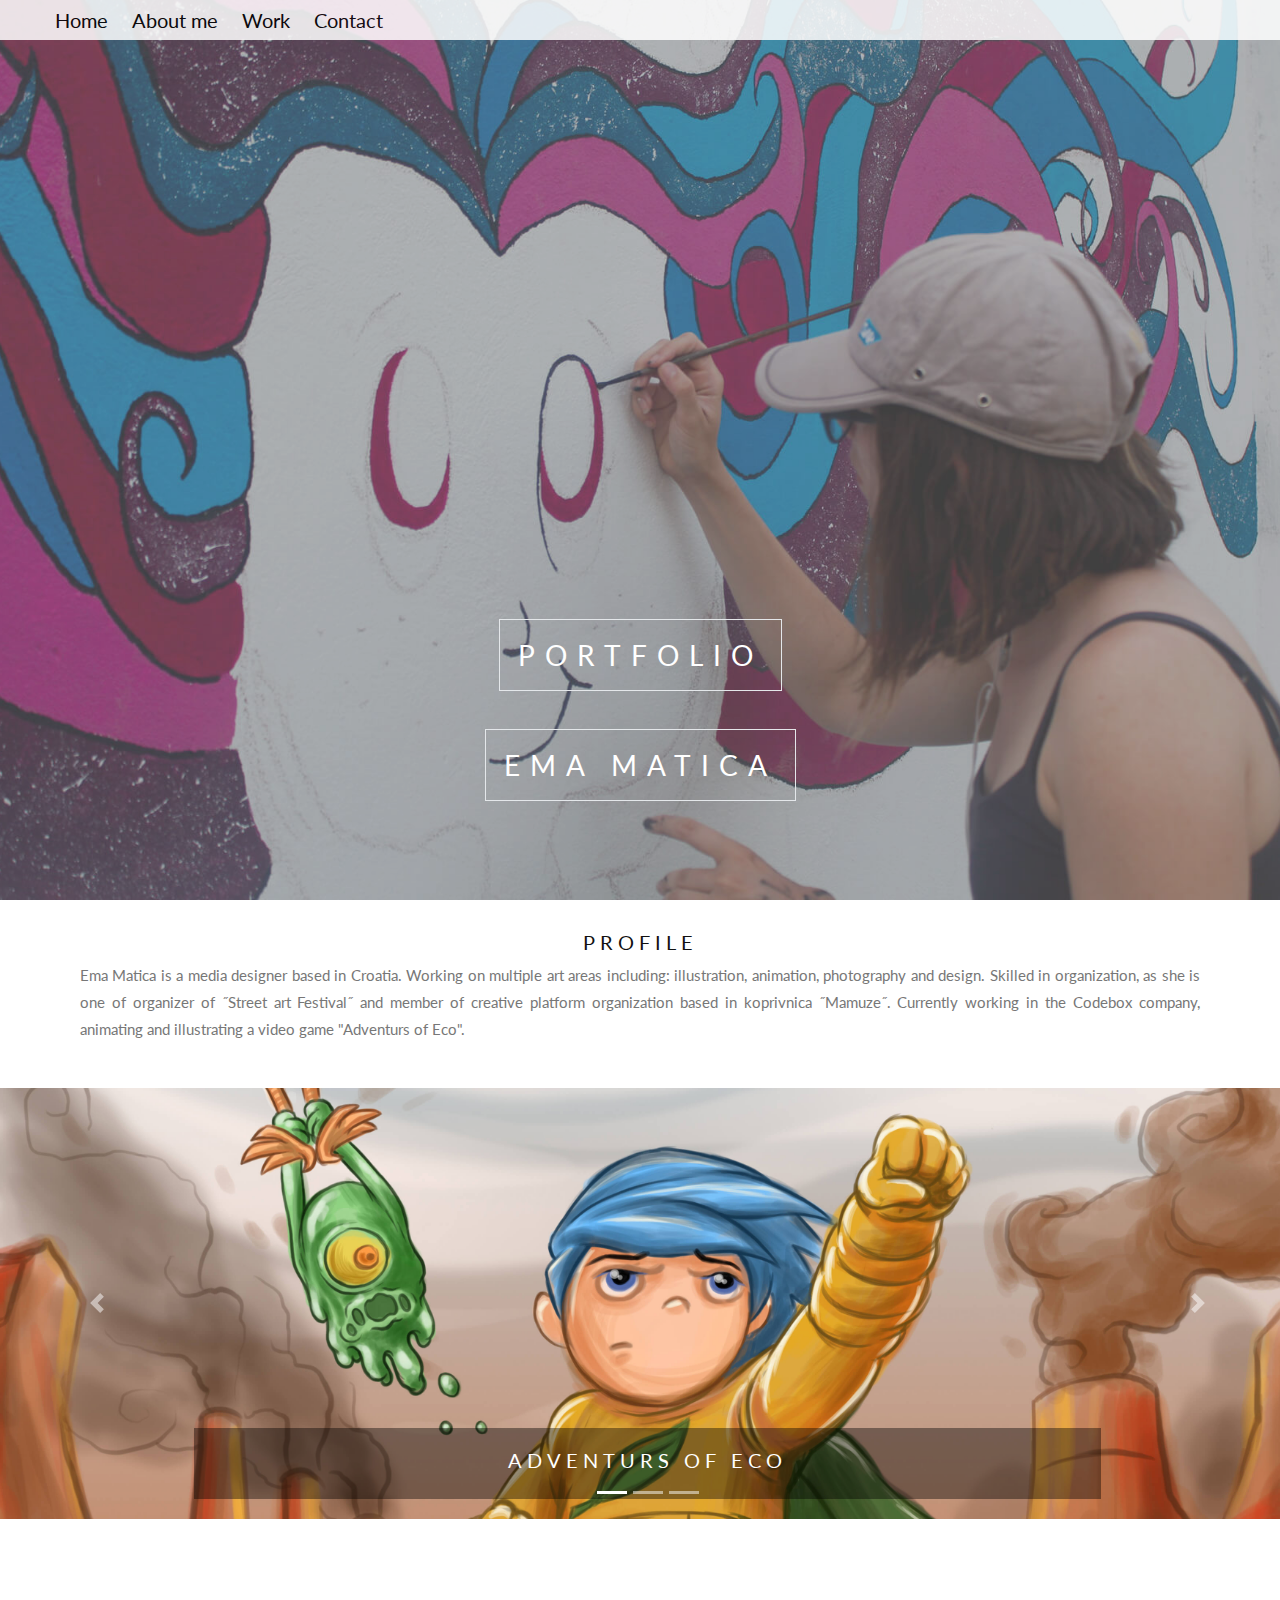
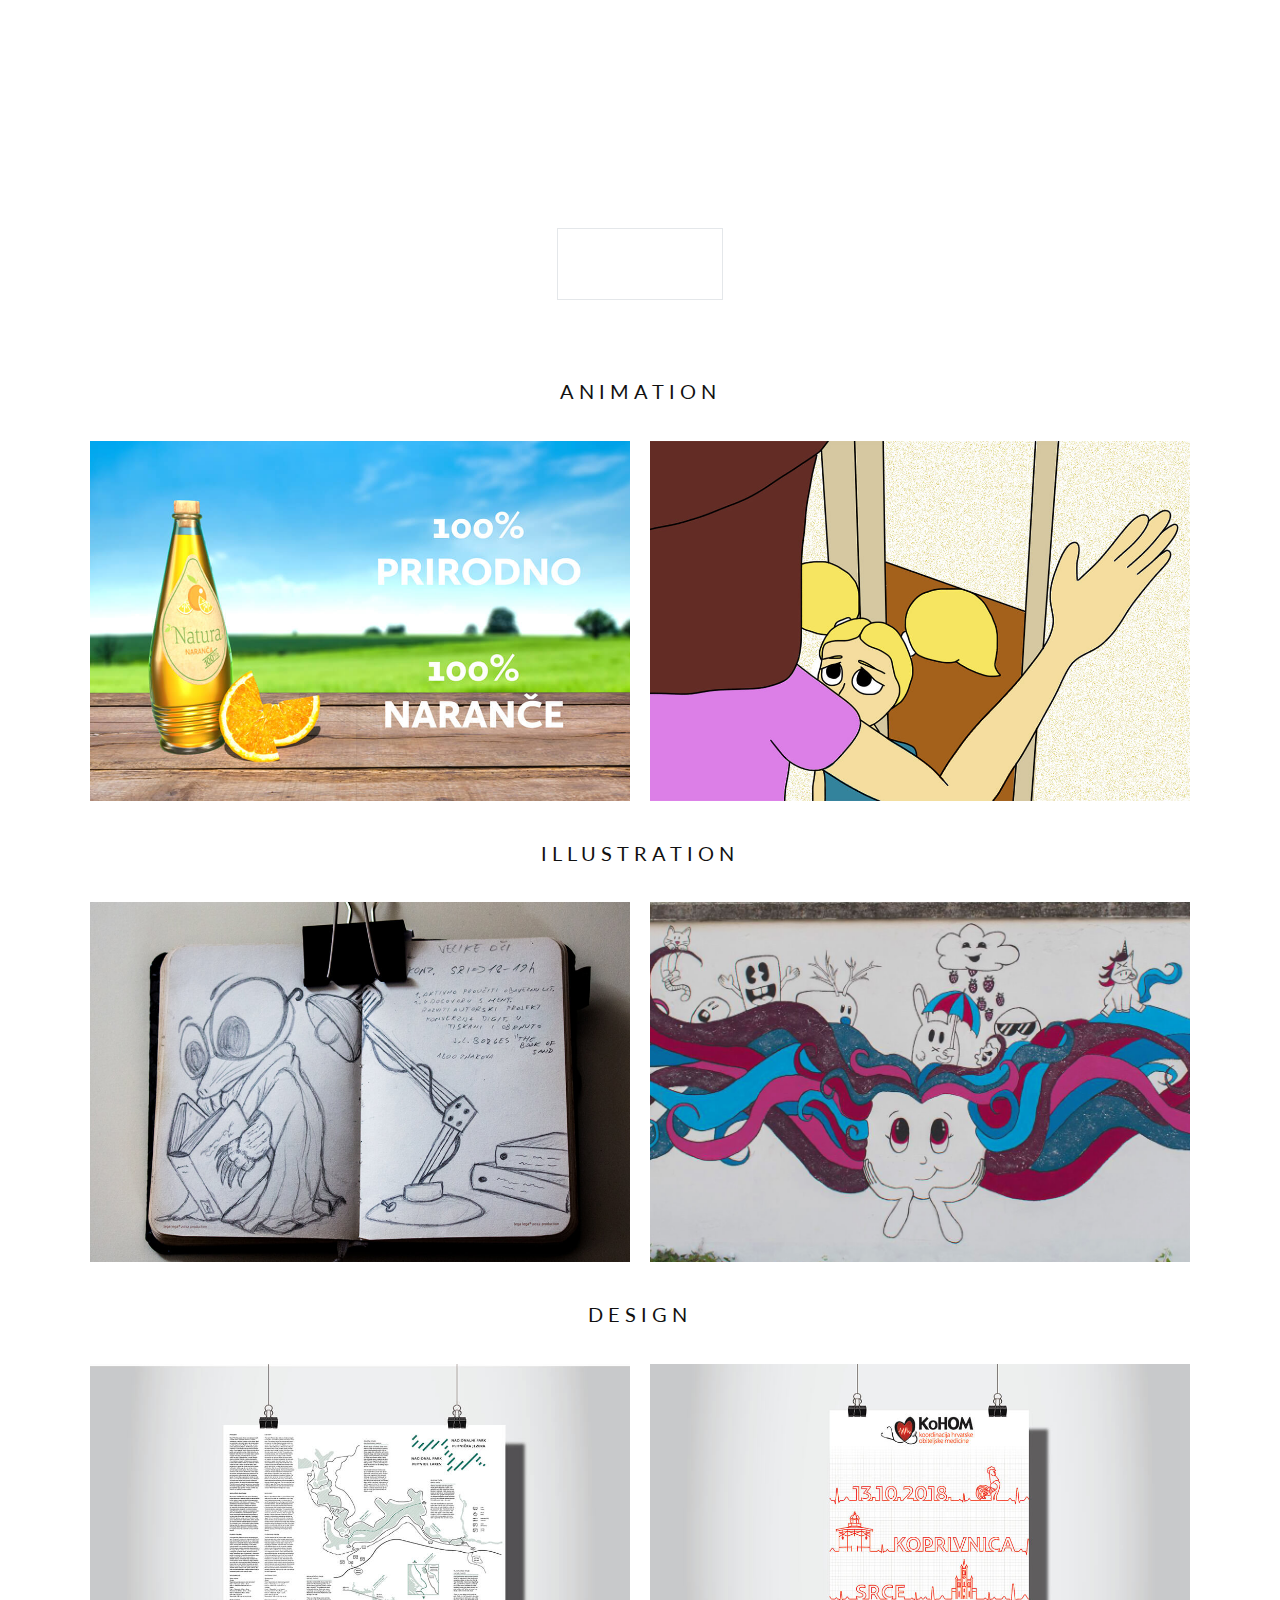
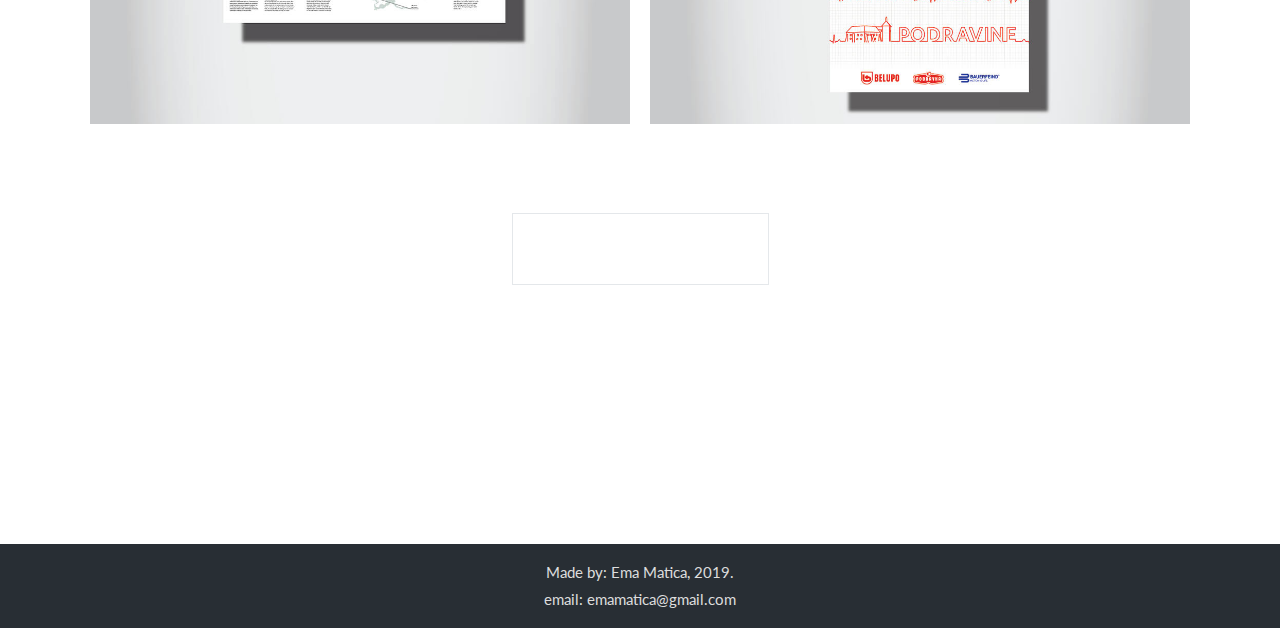
<file: index.html>
<!DOCTYPE html>
<html lang="hr">
<head>
<meta charset="utf-8">
<meta name="viewport" content="width=device-width, initial-scale=1, shrink-to-fit=no">
<title>Moj portfolio</title>
<link rel="stylesheet" href="bootstrap/bootstrap.min.css">
<link href="https://fonts.googleapis.com/css?family=Lato|Roboto" rel="stylesheet">
<link rel="stylesheet" href="https://use.fontawesome.com/releases/v5.5.0/css/all.css">
<link rel="stylesheet" href="lightbox/css/lightbox.css">
<link rel="stylesheet" href="style.css">
</head>
<body>

  <div class="row navigacija">
      <div class="col">
        <div class="hamburger">
          <span class="fas fa-bars"></span>
        </div>
      <ul class="main-menu">
        <li><a href="index.html">Home</a></li>
        <li><a href="o_meni.html">About me</a></li>
        <li><a href="moji_radovi.html">Work</a></li>
        <li><a href="kontakt.html">Contact</a></li>
      </ul>
    </div>

  </div>
<div class="bgimg-1">

  <div class="caption">
  <span class="border">PORTFOLIO</span>
  </div>
  <div class="caption2">
  <span class="border">EMA MATICA</span>
  </div>
</div>

<div style="color: #777;background-color:white;text-align:center;padding:30px 80px;text-align: justify;">
  <h3 style="text-align:center;">PROFILE</h3>
  <p>Ema Matica is a media designer based in Croatia. Working on multiple art areas  including: illustration, animation, photography and design.
    Skilled in organization, as she is one of organizer of ˝Street art Festival˝ and member of creative platform organization based in koprivnica ˝Mamuze˝.
     Currently working in the Codebox company, animating and illustrating a video game "Adventurs of Eco".  </div>

     <div class="row slider">
       <div class="col">
         <div id="carouselIndicators" class="carousel slide carousel-fade" data-ride="carousel">
           <ol class="carousel-indicators">
             <!-- ************** Indikatori / početak ************** -->
             <li data-target="#carouselIndicators" data-slide-to="0" class="active"></li>
             <li data-target="#carouselIndicators" data-slide-to="1"></li>
             <li data-target="#carouselIndicators" data-slide-to="2"></li>
             <!-- ************** Indikatori / kraj ************** -->
           </ol>
           <div class="carousel-inner">
             <!-- ************** Slideovi / početak ************** -->
             <div class="carousel-item active">
               <img class="d-block w-100" src="slike/eco.jpg" alt="Prvi slide">
               <div class="carousel-caption d-none d-md-block">
                 <h2>Adventurs of Eco</h2>

               </div>
             </div>
             <div class="carousel-item">
               <img class="d-block w-100" src="slike/saf.jpg" alt="Drugi slide">
               <div class="carousel-caption d-none d-md-block">
                 <h2>Street art festival</h2>

               </div>
             </div>
             <div class="carousel-item">
               <img class="d-block w-100" src="slike/eye.jpg" alt="Treći slide">
               <div class="carousel-caption d-none d-md-block">
                 <h2>Eye contact</h2>

               </div>
             </div>
             <!-- ************** Slideovi / kraj ************** -->
           </div>
           <a class="carousel-control-prev" href="#carouselIndicators" role="button" data-slide="prev">
             <span class="carousel-control-prev-icon" aria-hidden="true"></span>
           </a>
           <a class="carousel-control-next" href="#carouselIndicators" role="button" data-slide="next">
             <span class="carousel-control-next-icon" aria-hidden="true"></span>
           </a>
         </div>
       </div>
     </div>

<div class="bgimg-2">
         <div class="caption">
       <span class="border">WORK</span>
       </div>
</div>



<div style="color: #777;background-color:white;text-align:center;padding:20px 80px;text-align: justify;">
  <h3 style="text-align:center;">ANIMATION</h3>
  </div>
     <div class="row galerija">


       <!-- ************** animacija / početak ************** -->
       <div class="col-12 col-md-6 slika">
         <div class="maska">
           <p>
             <a href="slike/slika1_velika.jpg" data-lightbox="galerija" class="naziv-rada">Juice Natura</a>
           </p>
         </div>
         <img src="slike/slika1_velika.jpg" class="img-fluid">
       </div>


       <div class="col-12 col-md-6 slika">
         <div class="maska">
           <p>
             <a href="slike/slika7_velika.jpg" data-lightbox="galerija" class="naziv-rada">Insignitus</a>
           </p>
         </div>
         <img src="slike/slika7_velika.jpg" class="img-fluid">
       </div>
    </div>
       <!-- ************** animacija / kraj ************** -->

       <div style="color: #777;background-color:white;text-align:center;padding:20px 80px;text-align: justify;">
         <h3 style="text-align:center;">ILLUSTRATION</h3>
       </div>
    <div class="row galerija">
       <!-- ************** Tilustracija / početak ************** -->
       <div class="col-12 col-md-6 slika">
         <div class="maska">
           <p>
             <a href="slike/slika2_velika.jpg" data-lightbox="galerija" class="naziv-rada">30 Minutes</a>
           </p>
         </div>
         <img src="slike/slika2_velika.jpg" class="img-fluid">
       </div>


       <div class="col-12 col-md-6 slika">
         <div class="maska">
           <p>
             <a href="slike/slika3_velika.jpg" data-lightbox="galerija" class="naziv-rada">Mural</a>
           </p>
         </div>
         <img src="slike/slika3_velika.jpg" class="img-fluid">
       </div>
    </div>
       <!-- ************** ilustracija / kraj ************** -->

       <div style="color: #777;background-color:white;text-align:center;padding:20px 80px;text-align: justify;">
         <h3 style="text-align:center;">DESIGN</h3>
         </div>
    <div class="row galerija">
       <!-- ************** dizajn / početak ************** -->
       <div class="col-12 col-md-6 slika">
         <div class="maska">
           <p>
             <a href="slike/slika6_velika.jpg" data-lightbox="galerija" class="naziv-rada">Info poster National Park Plitvice Lakes</a>
           </p>
         </div>
         <img src="slike/slika6_velika.jpg" class="img-fluid">
       </div>


       <div class="col-12 col-md-6 slika">
         <div class="maska">
           <p>
             <a href="slike/slika4_velika.jpg" data-lightbox="galerija" class="naziv-rada">Poster for the council of KoHOM</a>
           </p>
         </div>
         <img src="slike/slika4_velika.jpg" class="img-fluid">
       </div>
       <!-- ************** dizajn / kraj ************** -->
     </div>

<div class="bgimg-3">
  <div class="caption3">
  <a class="border" href="kontakt.html">CONTACT!</a>
  </div>
</div>


<div style="position:relative;">
  <div class="footer">
  <p>Made by: Ema Matica, 2019. <br>
     email: emamatica@gmail.com </p>
  </div>
</div>


<script src="bootstrap/jquery.min.js"></script>
<script src="bootstrap/popper.min.js"></script>
<script src="bootstrap/bootstrap.min.js"></script>
<script src="lightbox/js/lightbox.js"></script>
<script>
  $('.hamburger').click(function(){
    $('.main-menu').slideToggle();
  });
</script>

</body>
</html>
</file>
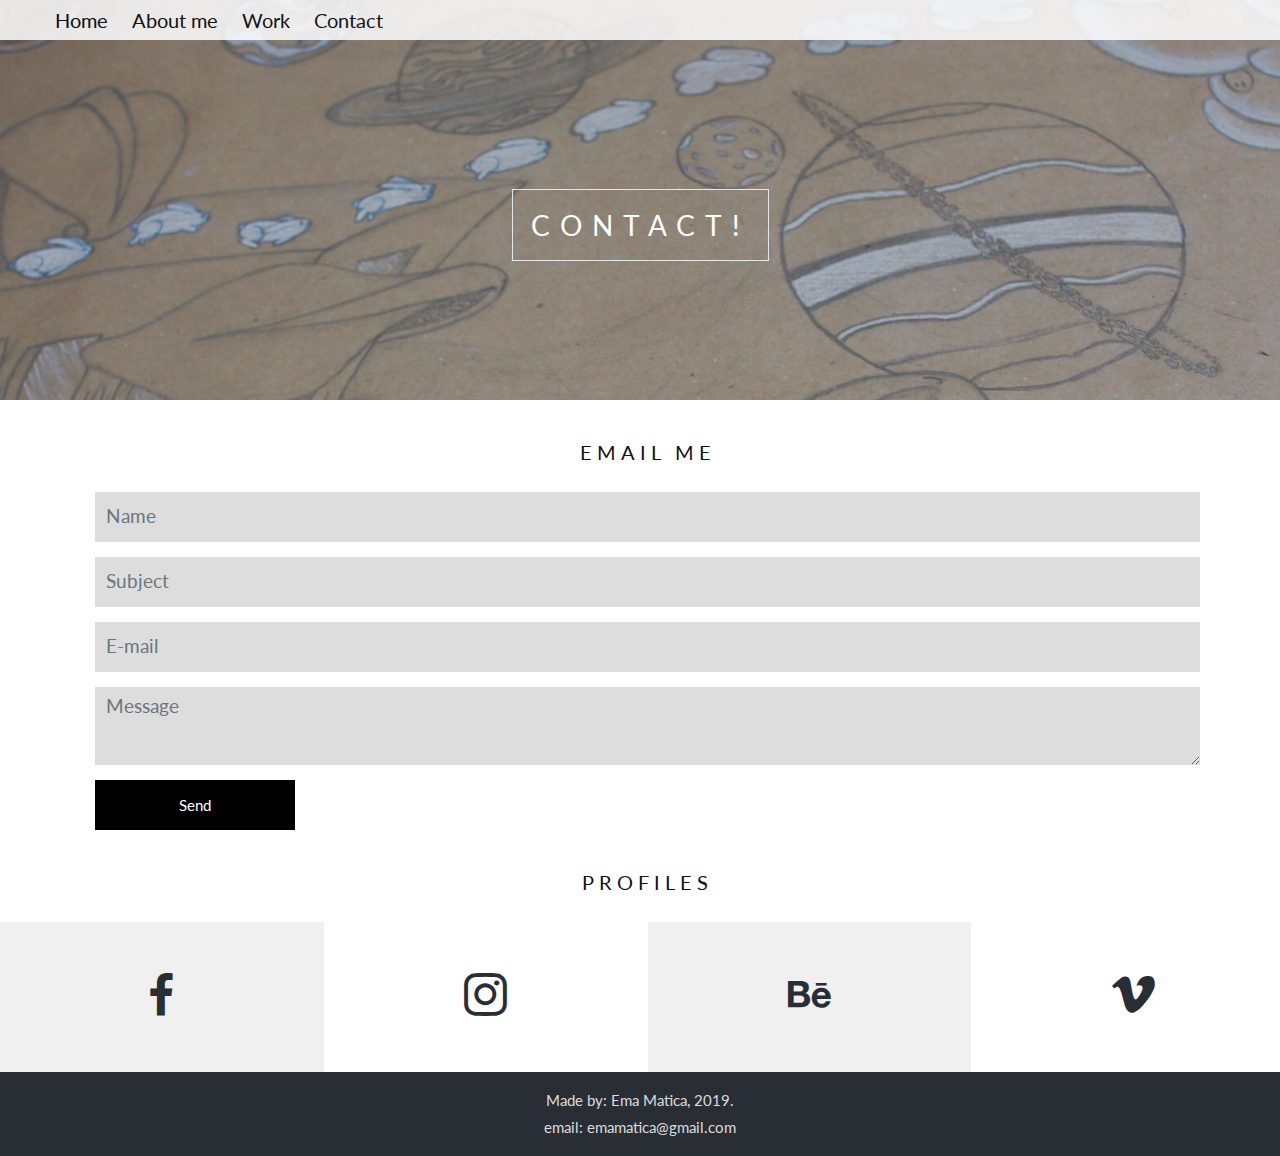
<file: kontakt.html>
<!DOCTYPE html>
<html lang="hr">
<head>
<meta charset="utf-8">
<meta name="viewport" content="width=device-width, initial-scale=1, shrink-to-fit=no">
<title>Moj portfolio</title>
<link rel="stylesheet" href="bootstrap/bootstrap.min.css">
<link href="https://fonts.googleapis.com/css?family=Lato|Roboto" rel="stylesheet">
<link rel="stylesheet" href="https://use.fontawesome.com/releases/v5.5.0/css/all.css">
<link rel="stylesheet" href="lightbox/css/lightbox.css">
<link rel="stylesheet" href="socicon/style.css">
<link rel="stylesheet" href="style.css">
</head>
<body>

  <div class="row navigacija">
      <div class="col">
        <div class="hamburger">
          <span class="fas fa-bars"></span>
        </div>
      <ul class="main-menu">
        <li><a href="index.html">Home</a></li>
        <li><a href="o_meni.html">About me</a></li>
        <li><a href="moji_radovi.html">Work</a></li>
        <li><a href="kontakt.html">Contact</a></li>
      </ul>
    </div>
	</div>

		<div class="bgimg-3">
		  <div class="caption4">
		  <span class="border">CONTACT!</span>
		  </div>
		</div>


			<!-- ************** Kontakt / početak ************** -->
			<div class="row kontakt">
				<div class="col">
					  <h3 style="text-align:center; padding-bottom: 20px;">EMAIL ME</h3>
					<form action="" method="post">
						<div class="form-group">
							<input type="text" class="form-control" id="name" placeholder="Name">
						</div>
						<div class="form-group">
							<input type="text" class="form-control" id="subject" placeholder="Subject">
						</div>
						<div class="form-group">
							<input type="email" class="form-control" id="e-mail" placeholder="E-mail">
						</div>
						<div class="form-group">
							<textarea class="form-control" id="message" rows="3" placeholder="Message"></textarea>
						</div>
						<button type="submit" class="btn btn-primary">Send</button>
					</form>
				</div>
			</div>
			<!-- ************** Kontakt / kraj ************** -->

			<!-- ************** Društvene mreže / početak ************** -->
			<div class="row social-profiles">
				<div class="col-12">
						<h3 style="text-align:center; padding-bottom: 20px;">PROFILES</h3>

				</div>
				<div class="col-md-3 social-profile svijetlo-siva"><p><a href="https://www.facebook.com/ema.matica"><span class="socicon-facebook"></span></a></p></div>
				<div class="col-md-3 social-profile svijetlo-bjela"><p><a href="https://www.instagram.com/emamatica/"><span class="socicon-instagram"></span></a></p></div>
				<div class="col-md-3 social-profile svijetlo-siva"><p><a href="https://www.behance.net/ema_matica"><span class="socicon-behance"></span></a></p></div>
				<div class="col-md-3 social-profile svijetlo-bjela"><p><a href="https://vimeo.com/user59216335"><span class="socicon-vimeo"></span></a></p></div>
			</div>

			<!-- ************** Društvene mreže / kraj ************** -->

			<!-- ************** Footer / početak ************** -->
			<div style="position:relative;">
			  <div class="footer">
			  <p>Made by: Ema Matica, 2019. <br>
			     email: emamatica@gmail.com </p>
			  </div>
			</div>

			<!-- ************** Footer / kraj ************** -->
		</div>
		<script src="bootstrap/jquery.min.js"></script>
		<script src="bootstrap/popper.min.js"></script>
		<script src="bootstrap/bootstrap.min.js"></script>
		<script src="lightbox/js/lightbox.js"></script>
		<script>
			$('.hamburger').click(function(){
				$('.main-menu').slideToggle();
			});
		</script>
	</body>
</html>
</file>
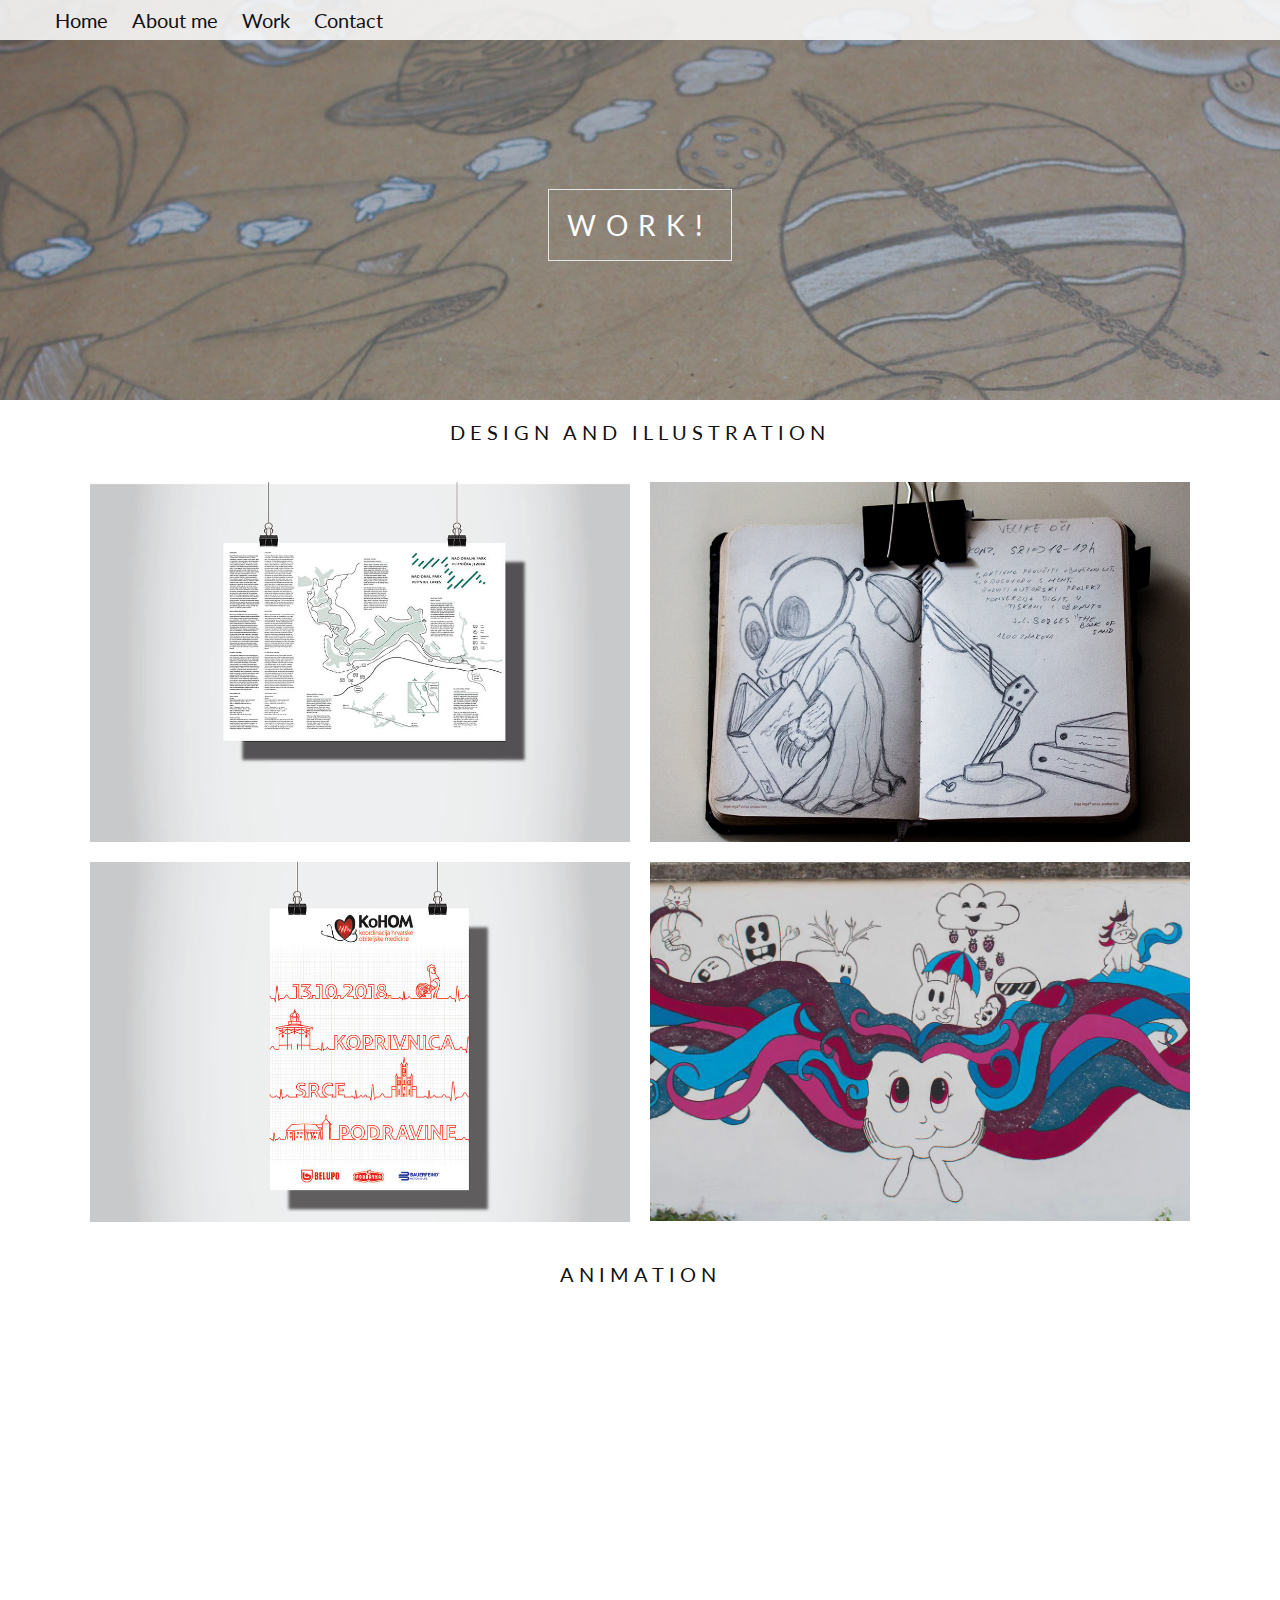
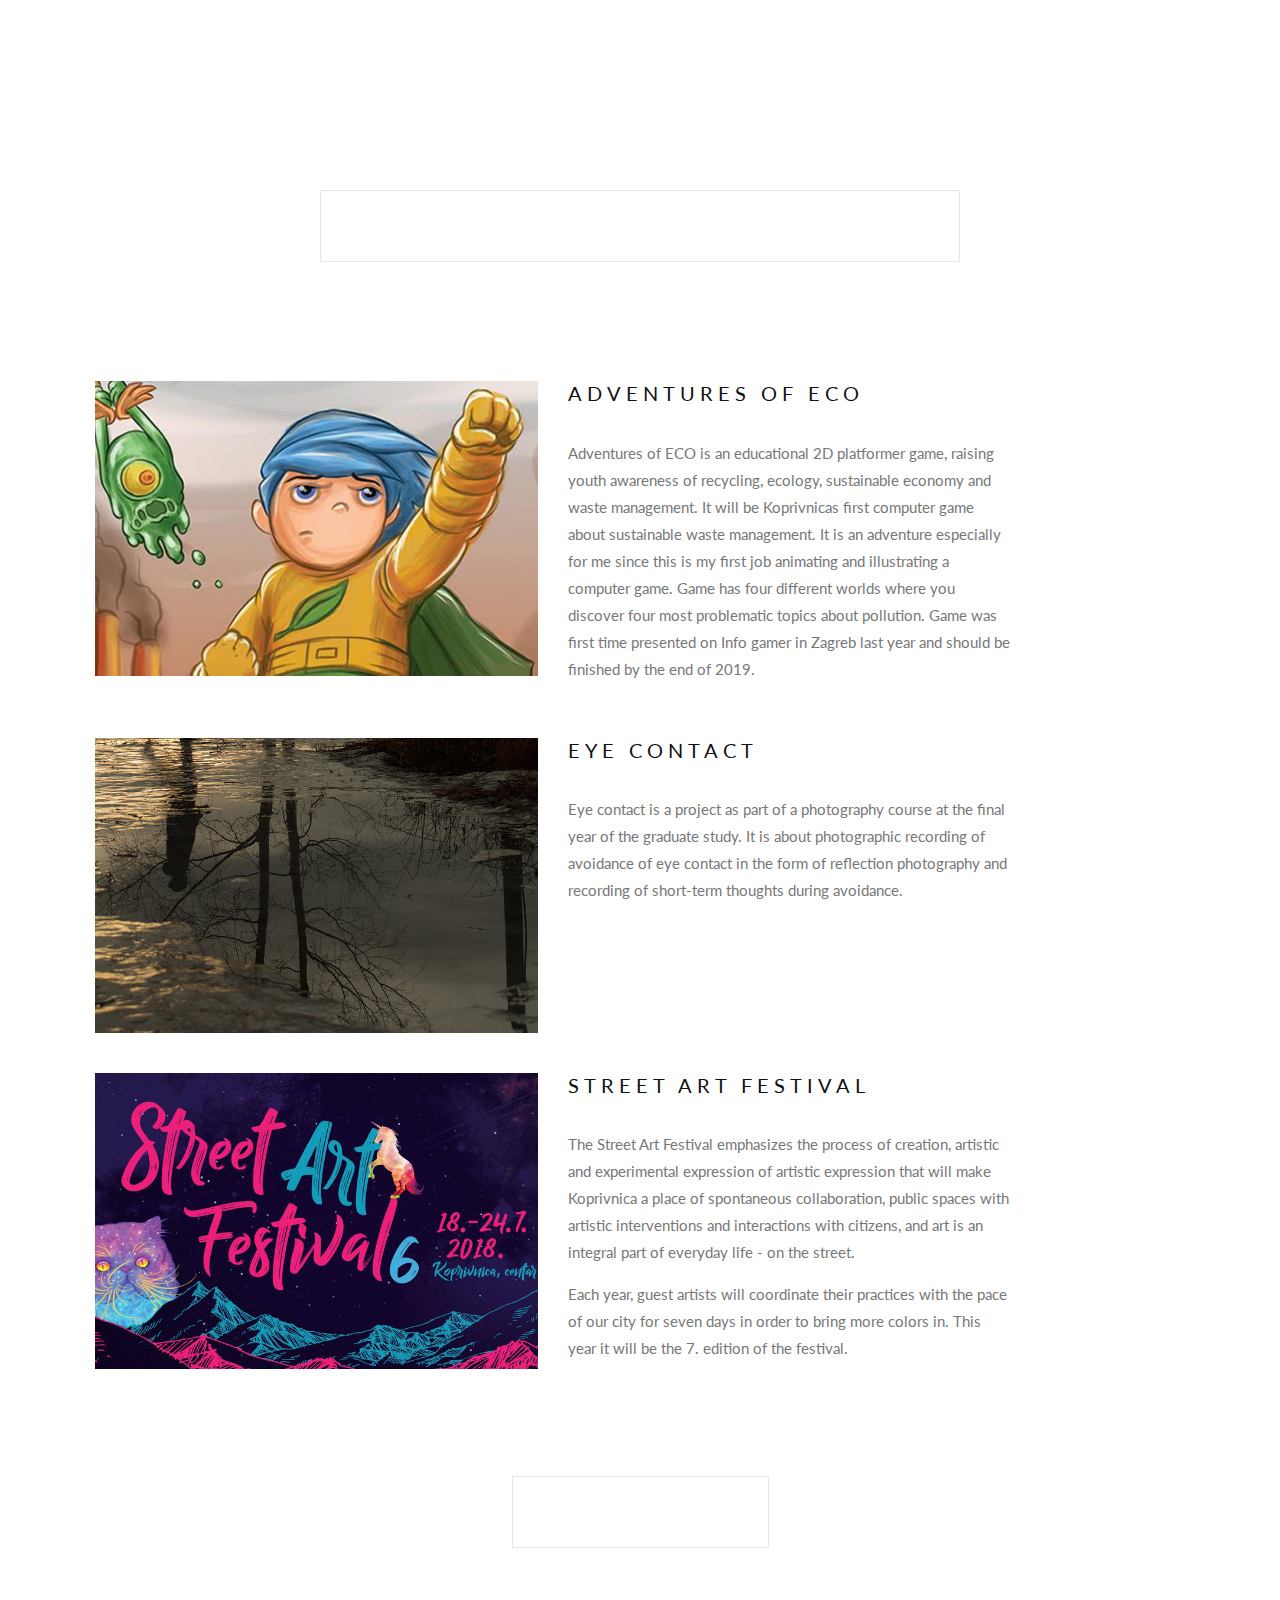
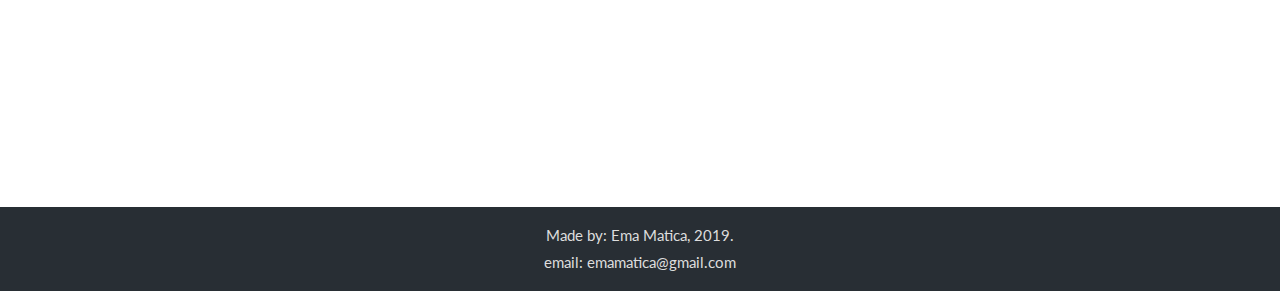
<file: moji_radovi.html>
<!DOCTYPE html>
<html lang="hr">
<head>
<meta charset="utf-8">
<meta name="viewport" content="width=device-width, initial-scale=1, shrink-to-fit=no">
<title>Moj portfolio</title>
<link rel="stylesheet" href="bootstrap/bootstrap.min.css">
<link href="https://fonts.googleapis.com/css?family=Lato|Roboto" rel="stylesheet">
<link rel="stylesheet" href="https://use.fontawesome.com/releases/v5.5.0/css/all.css">
<link rel="stylesheet" href="lightbox/css/lightbox.css">
<link rel="stylesheet" href="socicon/style.css">
<link rel="stylesheet" href="style.css">
</head>
<body>
			<!-- ************** Zaglavlje / početak ************** -->
			<div class="row navigacija">
					<div class="col">
						<div class="hamburger">
							<span class="fas fa-bars"></span>
						</div>
					<ul class="main-menu">
						<li><a href="index.html">Home</a></li>
						<li><a href="o_meni.html">About me</a></li>
						<li><a href="moji_radovi.html">Work</a></li>
						<li><a href="kontakt.html">Contact</a></li>
					</ul>
				</div>
			</div>

			<div class="bgimg-3">
				<div class="caption4">
						 <span class="border">WORK!</span>
								</div>
			</div>
			<!-- ************** Navigacija / kraj ************** -->

			<!-- ************** Galerija / početak ************** -->
			<div class="row galerija">
				<div class="col-12">
					<h3 style="text-align:center;padding:20px 80px;">DESIGN AND ILLUSTRATION</h3>
				</div>

				<!-- ************** Prva slika / početak ************** -->
				<div class="col-12 col-md-6 slika">
					<div class="maska">
						<p>
							<a href="slike/slika6_velika.jpg" data-lightbox="galerija" class="naziv-rada">Info poster National Park Plitvice Lakes</a>
						</p>
					</div>
					<img src="slike/slika6_velika.jpg" class="img-fluid">
				</div>

		<!-- ************** Prva slika / kraj ************** -->

		<!-- ************** Druga slika / početak ************** -->
			 <div class="col-12 col-md-6 slika">
		 <div class="maska">
			 <p>
				 <a href="slike/slika2_velika.jpg" data-lightbox="galerija" class="naziv-rada">30 Minutes</a>
			 </p>
		 </div>
		 <img src="slike/slika2_velika.jpg" class="img-fluid">
	 </div>
		<!-- ************** Druga slika / kraj ************** -->

		<!-- ************** Treća slika / početak ************** -->
		 <div class="col-12 col-md-6 slika">
		 <div class="maska">
			 <p>
				 <a href="slike/slika4_velika.jpg" data-lightbox="galerija" class="naziv-rada">Poster for the council of KoHOM</a>
			 </p>
		 </div>
		 <img src="slike/slika4_velika.jpg" class="img-fluid">
	 </div>
		<!-- ************** Treća slika / kraj ************** -->


		<!-- ************** Četvrta slika / početak ************** -->
		<div class="col-12 col-md-6 slika">
			<div class="maska">
				<p>
					<a href="slike/slika3_velika.jpg" data-lightbox="galerija" class="naziv-rada">Mural</a>
				</p>
			</div>
			<img src="slike/slika3_velika.jpg" class="img-fluid">
		</div>
 </div>
			<!-- ************** Galerija / kraj ************** -->

			<!-- ************** Galerija / početak ************** -->
			<div class="row galerija">
				<div class="col-12">
					<h3 style="text-align:center;padding:20px 80px;">animation</h3>
				</div>
				<div class="col-6">
					<iframe src="https://player.vimeo.com/video/191952949" width="100%" height="320" frameborder="0"  webkitallowfullscreen mozallowfullscreen allowfullscreen></iframe>
				</div>				
				<div class="col-6">
					<iframe src="https://player.vimeo.com/video/312368799" width="100%" height="320" frameborder="0"  webkitallowfullscreen mozallowfullscreen allowfullscreen></iframe>
				</div>				
			</div>
			<!-- ************** Galerija / kraj ************** -->
			<div class="bgimg-5">
				<div class="caption4">
				<span class="border">CURRENTLY WORKING ON...</span>
				</div>
			</div>

			<!-- ************** Članci / početak ************** -->

			<div class="row clanci">

					<div class="row clanak">
						<div class="col-md-5">
							<img src="slike/eco2.jpg" class="img-fluid">
						</div>
						<div class="col-md-7">
							<h3>Adventures of Eco</h3>
							<br>
							<p style="width: 70%;">Adventures of ECO is an educational 2D platformer game, raising youth awareness of recycling, ecology, sustainable economy and waste management. It will be Koprivnicas first  computer game about sustainable waste management. It is an adventure especially for me since this is my first job animating and illustrating a computer game. Game has four different worlds where you discover four most problematic topics about pollution. Game was first time presented on Info gamer in Zagreb last year and should be finished by the end of 2019.</p>
						</div>
					</div>
					<div class="row clanak mt-60">
						<div class="col-md-5">
							<img src="slike/eye2.jpg" class="img-fluid">
						</div>
						<div class="col-md-7">
							<h3>Eye contact</h3>
							<br>
							<p style="width: 70%;">Eye contact is a project as part of a photography course at the final year of the graduate study. It is about photographic recording of avoidance of eye contact in the form of reflection photography and recording of short-term thoughts during avoidance.</p>

						</div>
					</div>
					<div class="row clanak mt-60">
						<div class="col-md-5">
							<img src="slike/saf2.jpg" class="img-fluid">
						</div>
						<div class="col-md-7">
							<h3>Street art festival</h3>
							<br>
							<p style="width: 70%;">The Street Art Festival emphasizes the process of creation, artistic and experimental expression of artistic expression that will make Koprivnica a place of spontaneous collaboration, public spaces with artistic interventions and interactions with citizens, and art is an integral part of everyday life - on the street.</p>
							<p style="width: 70%;">Each year, guest artists will coordinate their practices with the pace of our city for seven days in order to bring more colors in. This year it will be the 7. edition of the festival.</p>
						</div>
					</div>
				</div>

			<!-- ************** Članci / kraj ************** -->

			<div class="bgimg-3">
			  <div class="caption3">
			  <a class="border" href="kontakt.html">CONTACT!</a>
			  </div>
			</div>

			<!-- ************** Footer / početak ************** -->
			<div style="position:relative;">
				<div class="footer">
				<p>Made by: Ema Matica, 2019. <br>
					 email: emamatica@gmail.com </p>
				</div>
			</div>
			<!-- ************** Footer / kraj ************** -->
		</div>
		<script src="bootstrap/jquery.min.js"></script>
		<script src="bootstrap/popper.min.js"></script>
		<script src="bootstrap/bootstrap.min.js"></script>
		<script src="lightbox/js/lightbox.js"></script>
		<script>
			$('.hamburger').click(function(){
				$('.main-menu').slideToggle();
			});
		</script>
	</body>
</html>
</file>
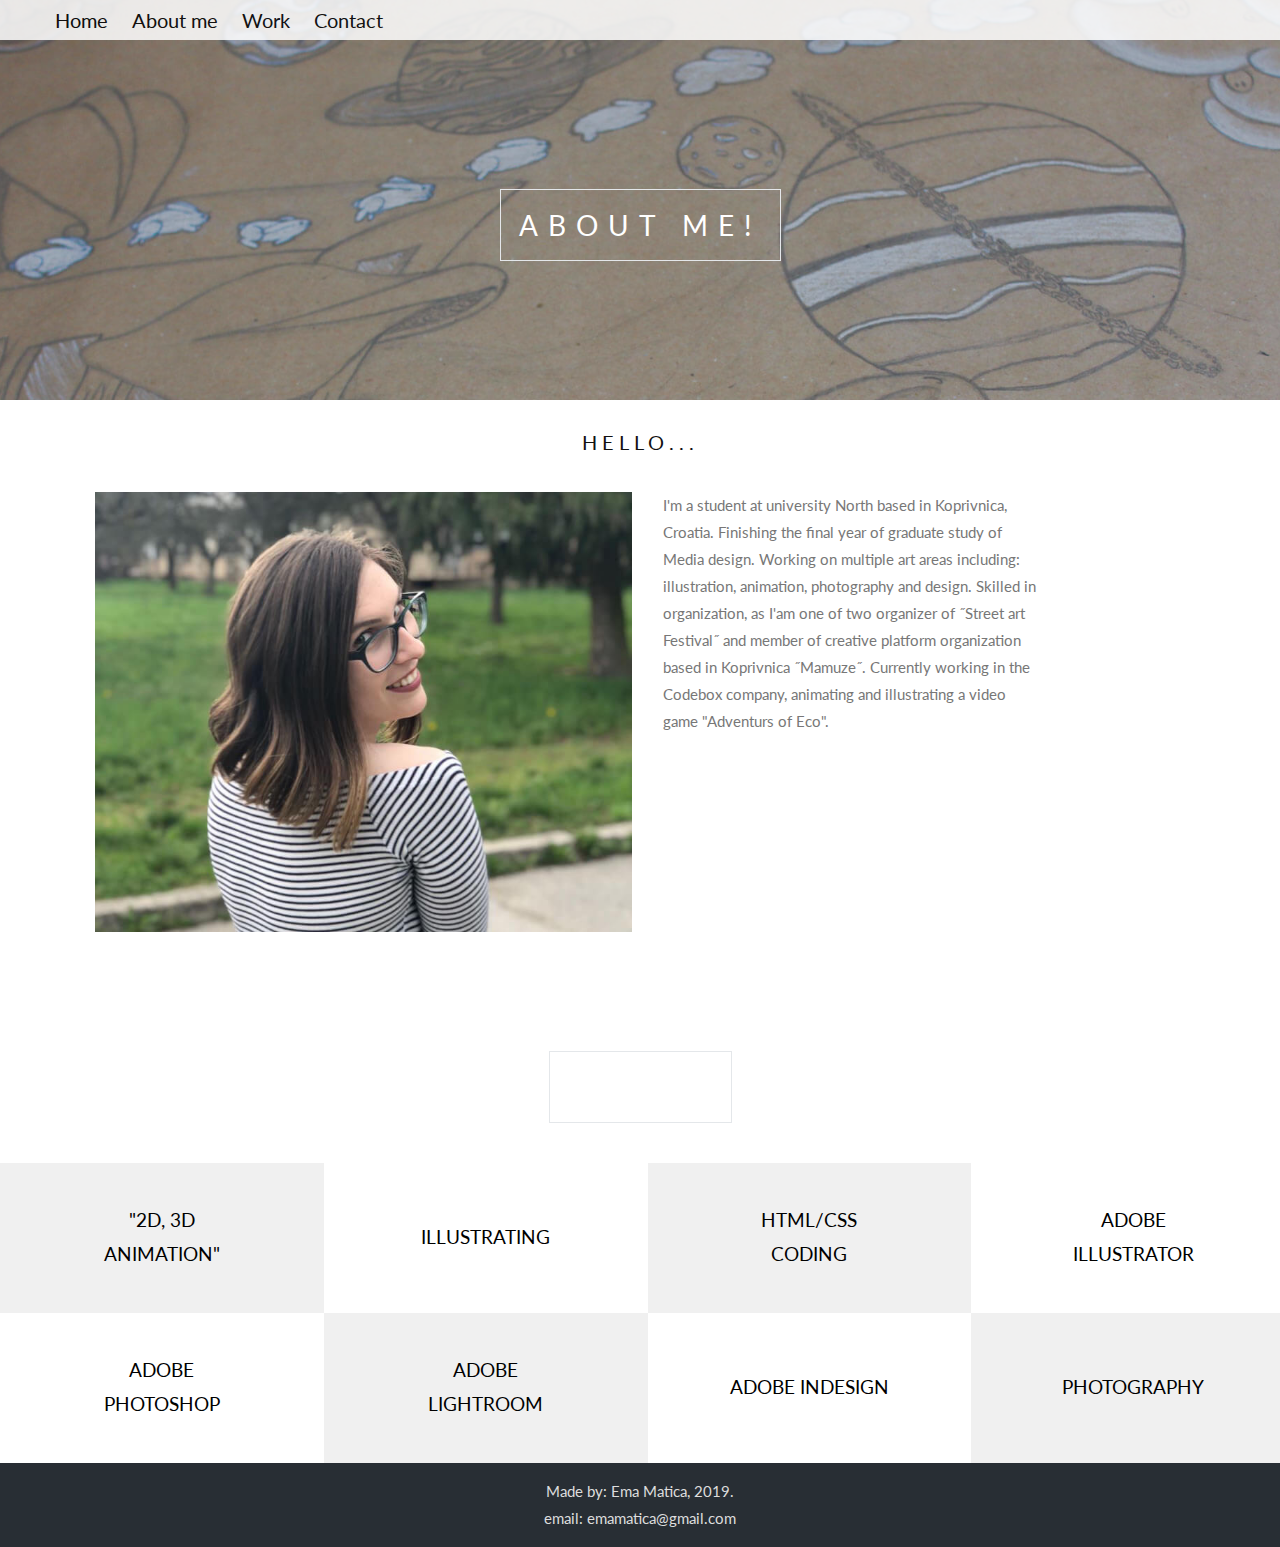
<file: o_meni.html>
<!DOCTYPE html>
<html lang="hr">
<head>
<meta charset="utf-8">
<meta name="viewport" content="width=device-width, initial-scale=1, shrink-to-fit=no">
<title>Moj portfolio</title>
<link rel="stylesheet" href="bootstrap/bootstrap.min.css">
<link href="https://fonts.googleapis.com/css?family=Lato|Roboto" rel="stylesheet">
<link rel="stylesheet" href="https://use.fontawesome.com/releases/v5.5.0/css/all.css">
<link rel="stylesheet" href="lightbox/css/lightbox.css">
<link rel="stylesheet" href="socicon/style.css">
<link rel="stylesheet" href="style.css">
</head>
<body>




			<!-- ************** Navigacija / početak ************** -->
			<div class="row navigacija">
		      <div class="col">
		        <div class="hamburger">
		          <span class="fas fa-bars"></span>
		        </div>
		      <ul class="main-menu">
		        <li><a href="index.html">Home</a></li>
		        <li><a href="o_meni.html">About me</a></li>
		        <li><a href="moji_radovi.html">Work</a></li>
		        <li><a href="kontakt.html">Contact</a></li>
		      </ul>
		    </div>
			</div>

			<div class="bgimg-3">
			  <div class="caption4">
					   <span class="border">ABOUT ME!</span>
			  			  </div>
			</div>

			<!-- ************** O meni / početak ************** -->

			<div class="row o-meni">
				<div class="col-12">
					<h3 style="text-align:center;">HELLO...</h3>
				</div>
				<div class="row">
					<div class="col-md-6">
						<img src="slike/o_meni.jpg" class="img-fluid">
					</div>
					<div class="col-md-6">
						<p style="width: 70%;">I'm a student at university North based in Koprivnica, Croatia. Finishing the final year of graduate study of Media design. Working on multiple art areas including: illustration, animation, photography and design. Skilled in organization, as I'am one of two organizer of ˝Street art Festival˝ and member of creative platform organization based in Koprivnica ˝Mamuze˝. Currently working in the Codebox company, animating and illustrating a video game "Adventurs of Eco". </p>
					</div>
				</div>
			</div>

			<div class="bgimg-4">
				<div class="caption4">
				<span class="border">SKILLS</span>
				</div>
			</div>
			<div class="row vjestine">
				<div class="col-12">
				</div>
				<div class="col-md-3 vjestina svijetlo-siva"><p>"2D, 3D animation"</p></div>
				<div class="col-md-3 vjestina tamno-siva"><p>illustrating</p></div>
				<div class="col-md-3 vjestina svijetlo-siva"><p>HTML/CSS Coding</p></div>
				<div class="col-md-3 vjestina tamno-siva"><p>Adobe Illustrator</p></div>
				<div class="col-md-3 vjestina tamno-siva"><p>Adobe Photoshop</p></div>
		  	<div class="col-md-3 vjestina svijetlo-siva"><p>Adobe Lightroom</p></div>
				<div class="col-md-3 vjestina tamno-siva"><p>Adobe InDesign</p></div>
				<div class="col-md-3 vjestina svijetlo-siva"><p>photography</p></div>
			</div>

			<!-- ************** O meni / kraj ************** -->


			<!-- ************** Footer / početak ************** -->
			<div style="position:relative;">
			  <div class="footer">
			  <p>Made by: Ema Matica, 2019. <br>
			     email: emamatica@gmail.com </p>
			  </div>
			</div>

			<!-- ************** Footer / kraj ************** -->
		</div>
		<script src="bootstrap/jquery.min.js"></script>
		<script src="bootstrap/popper.min.js"></script>
		<script src="bootstrap/bootstrap.min.js"></script>
		<script src="lightbox/js/lightbox.js"></script>
		<script>
			$('.hamburger').click(function(){
				$('.main-menu').slideToggle();
			});
		</script>
	</body>
</html>
</file>
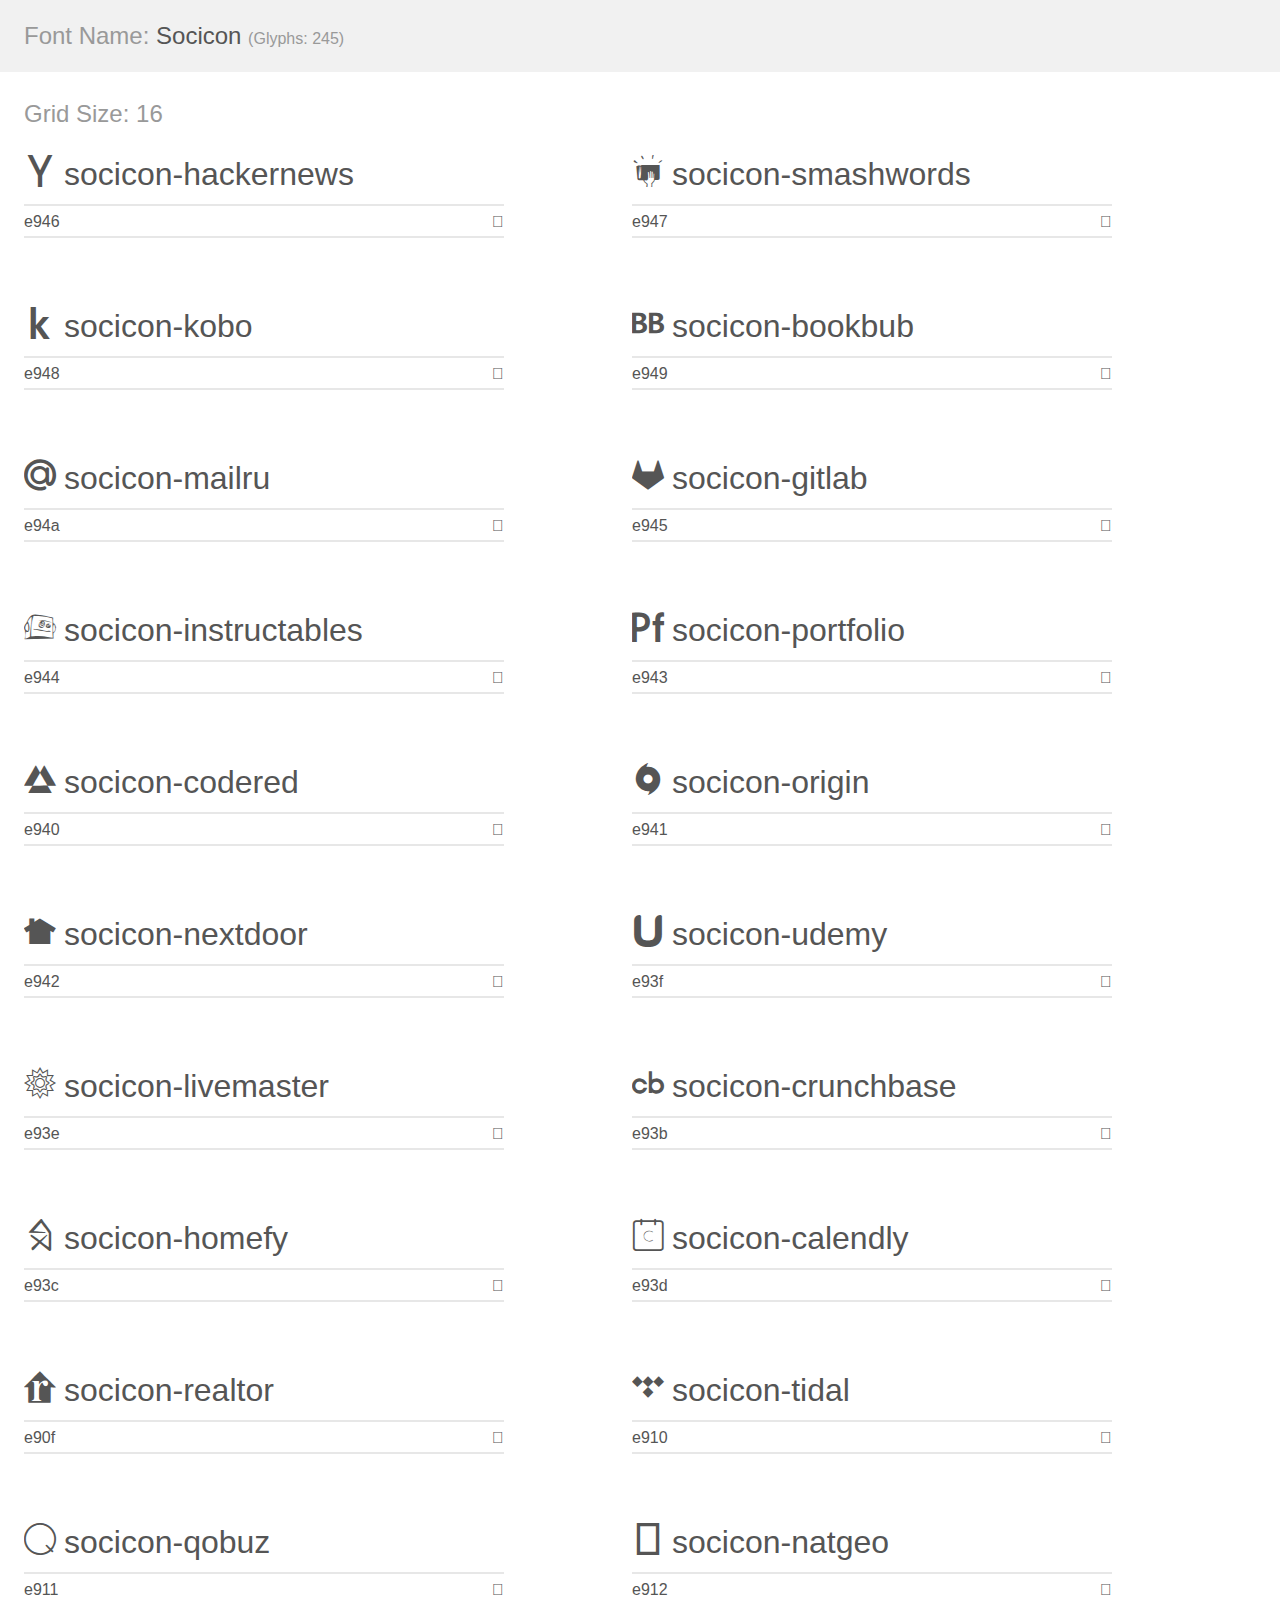
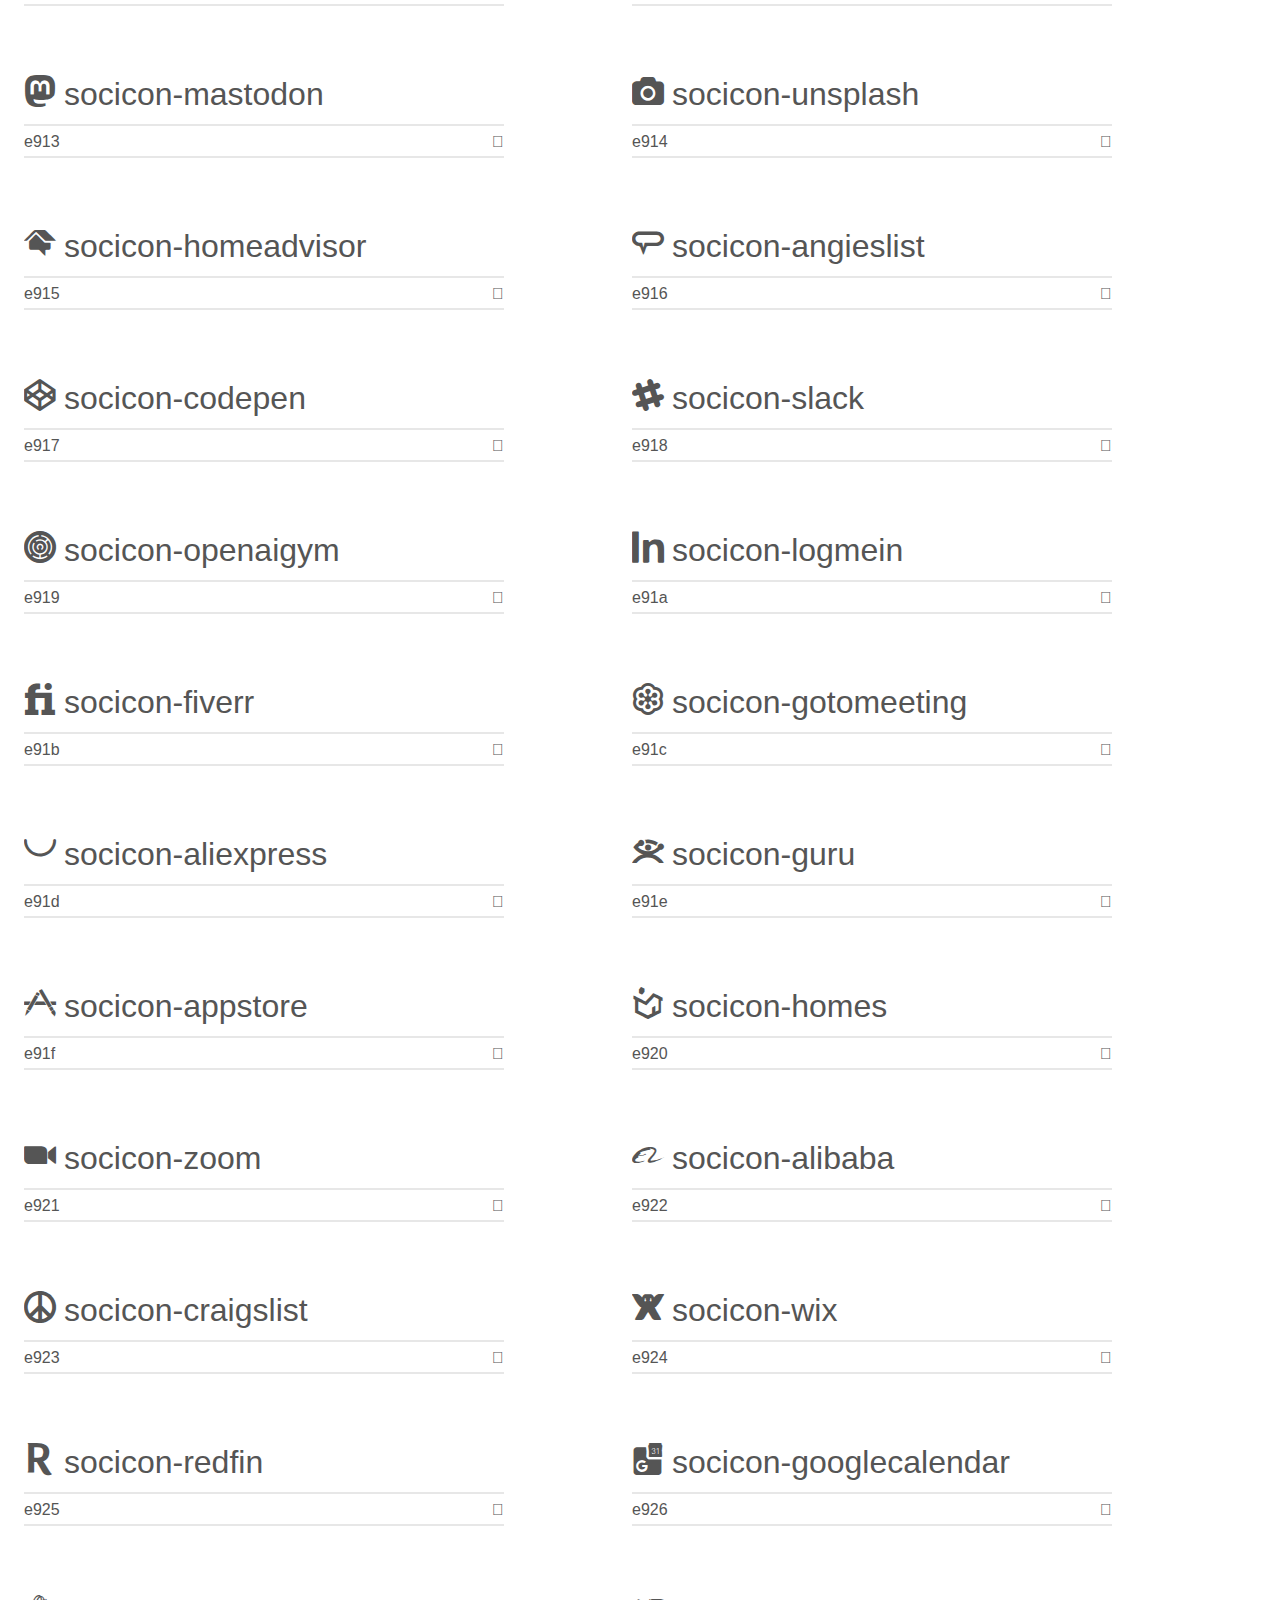
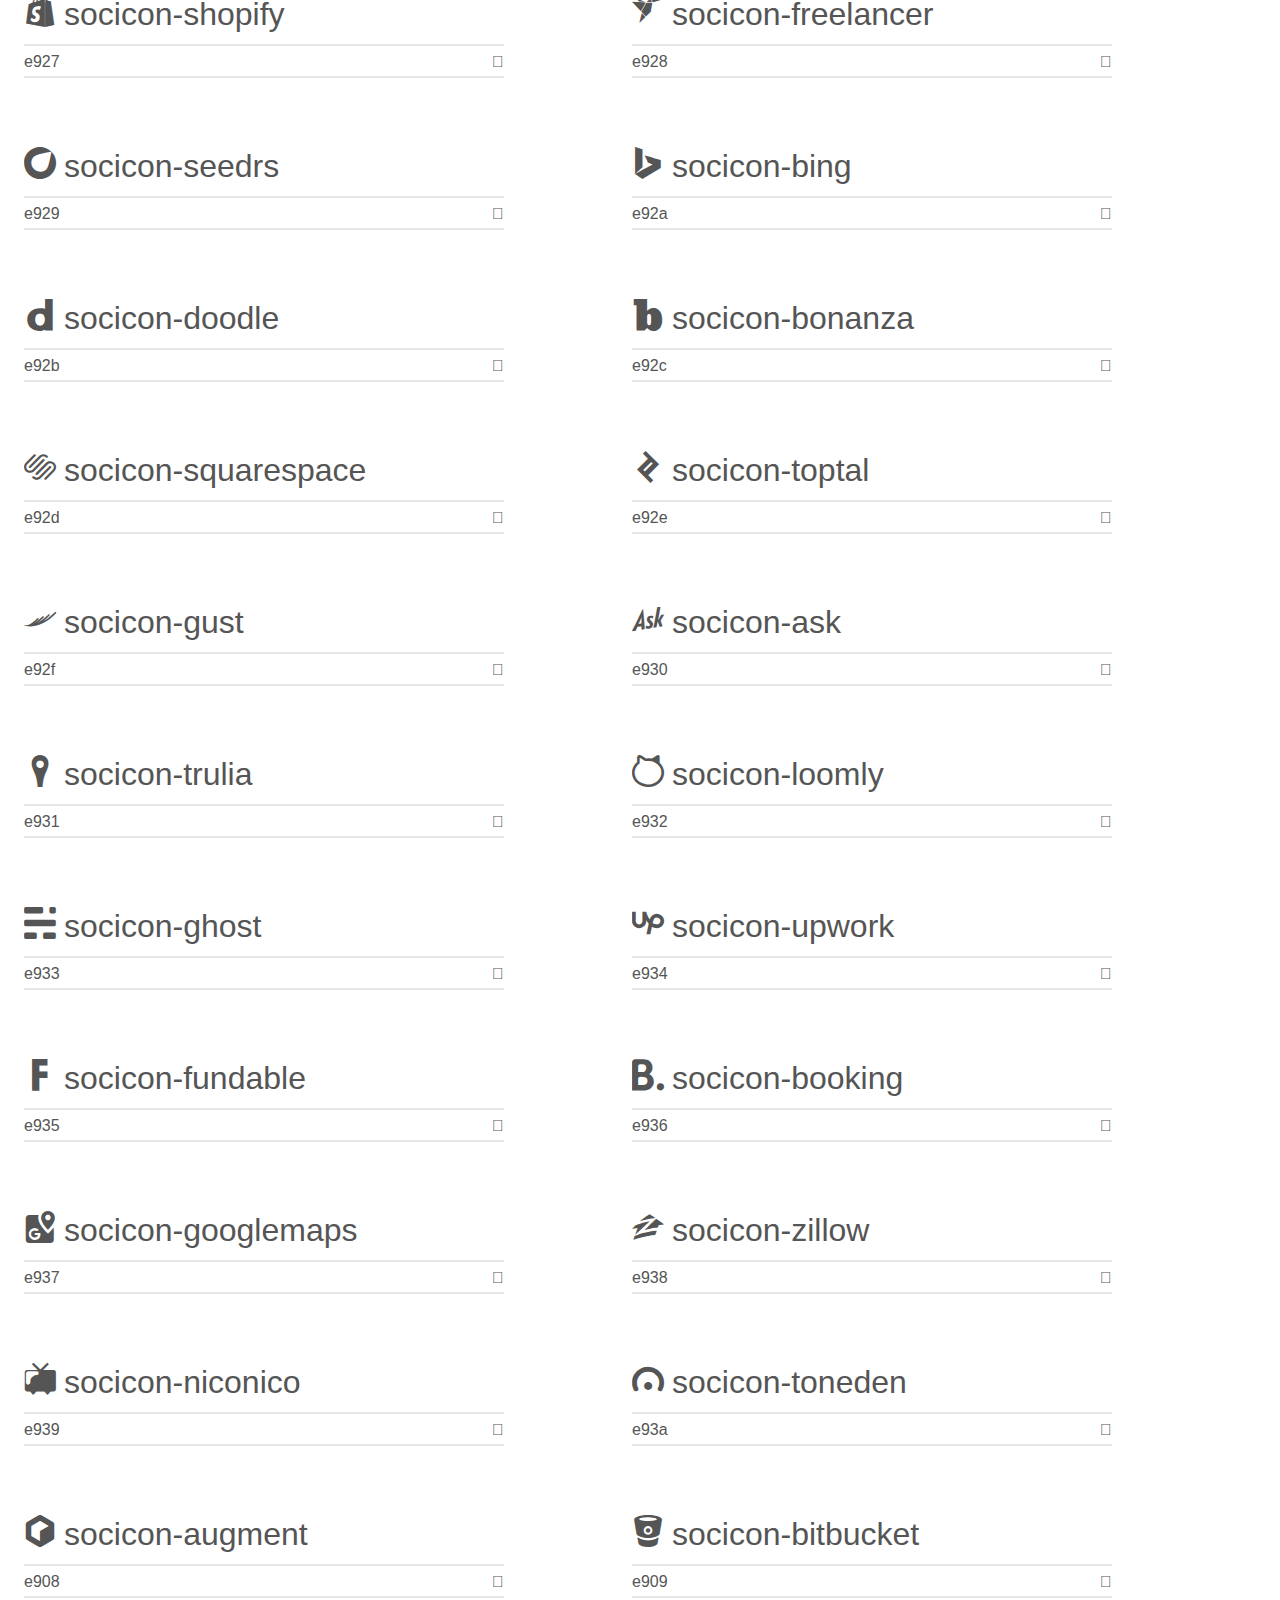
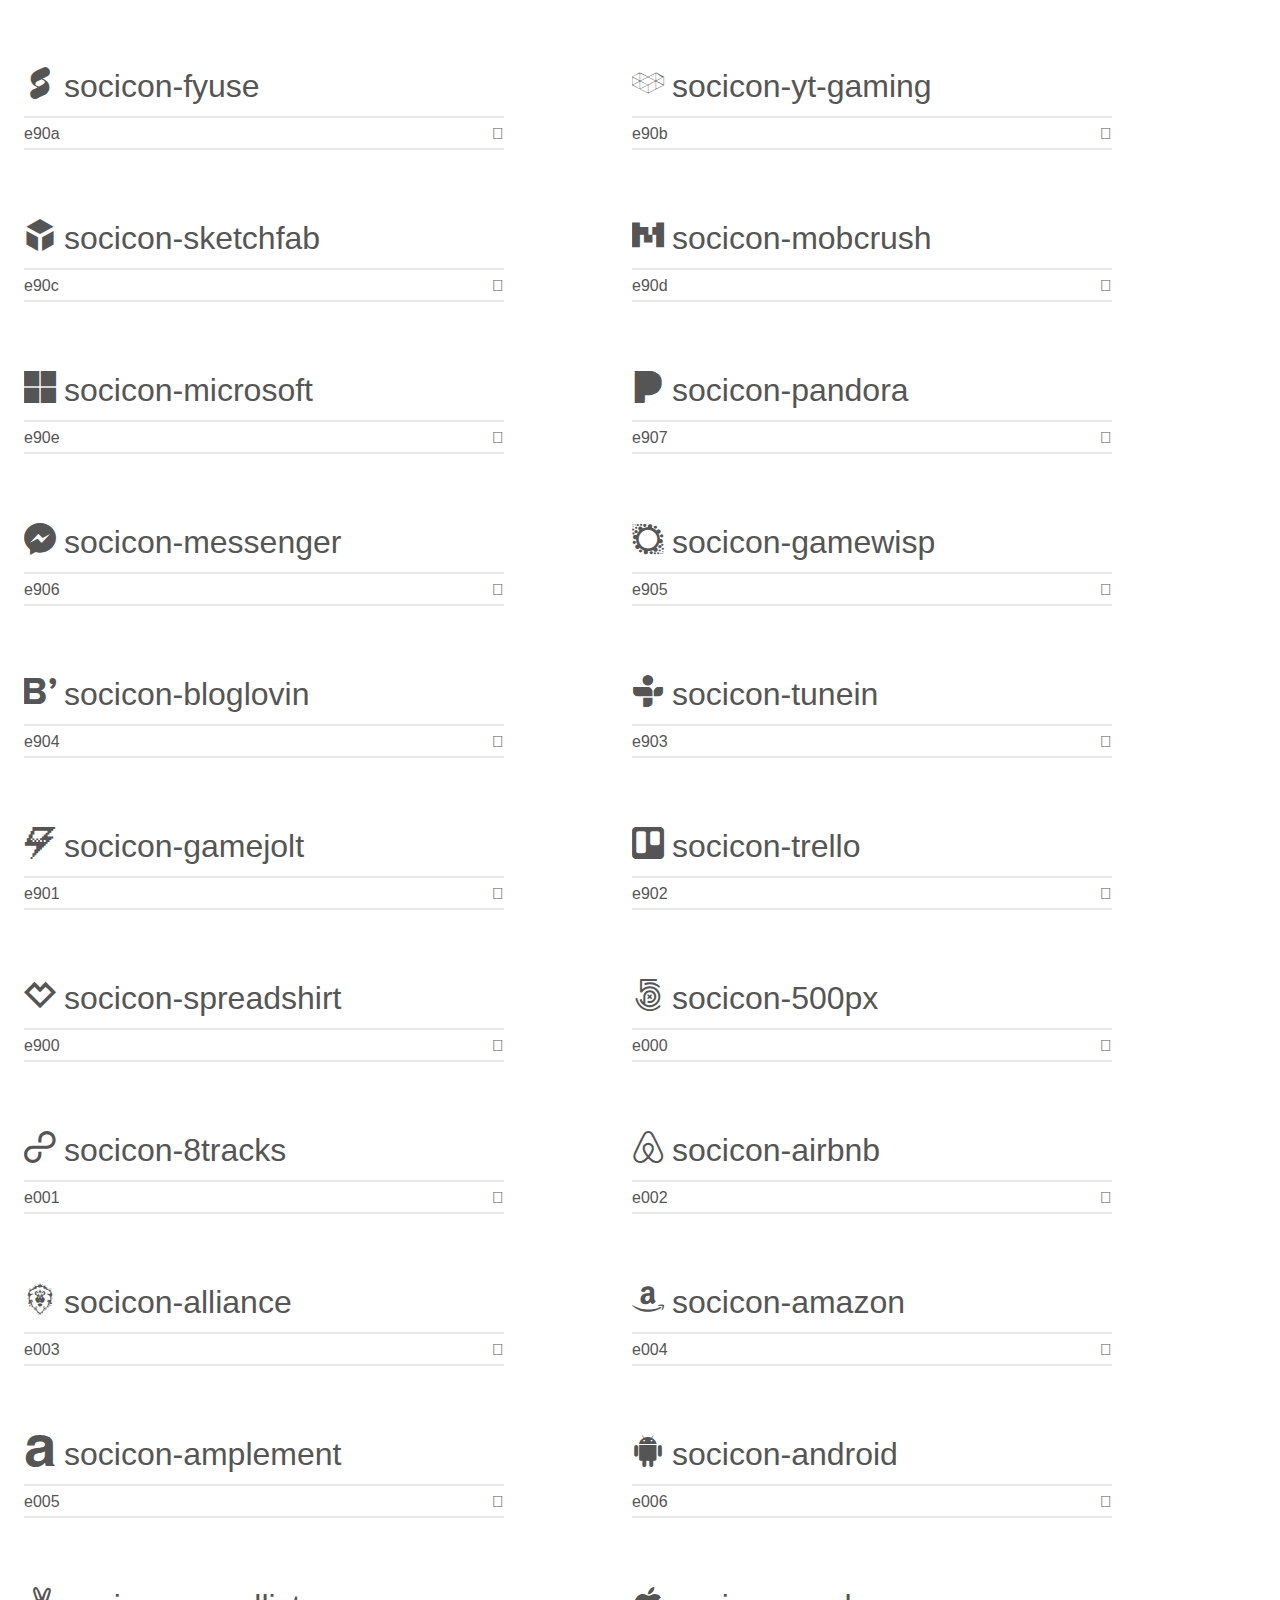
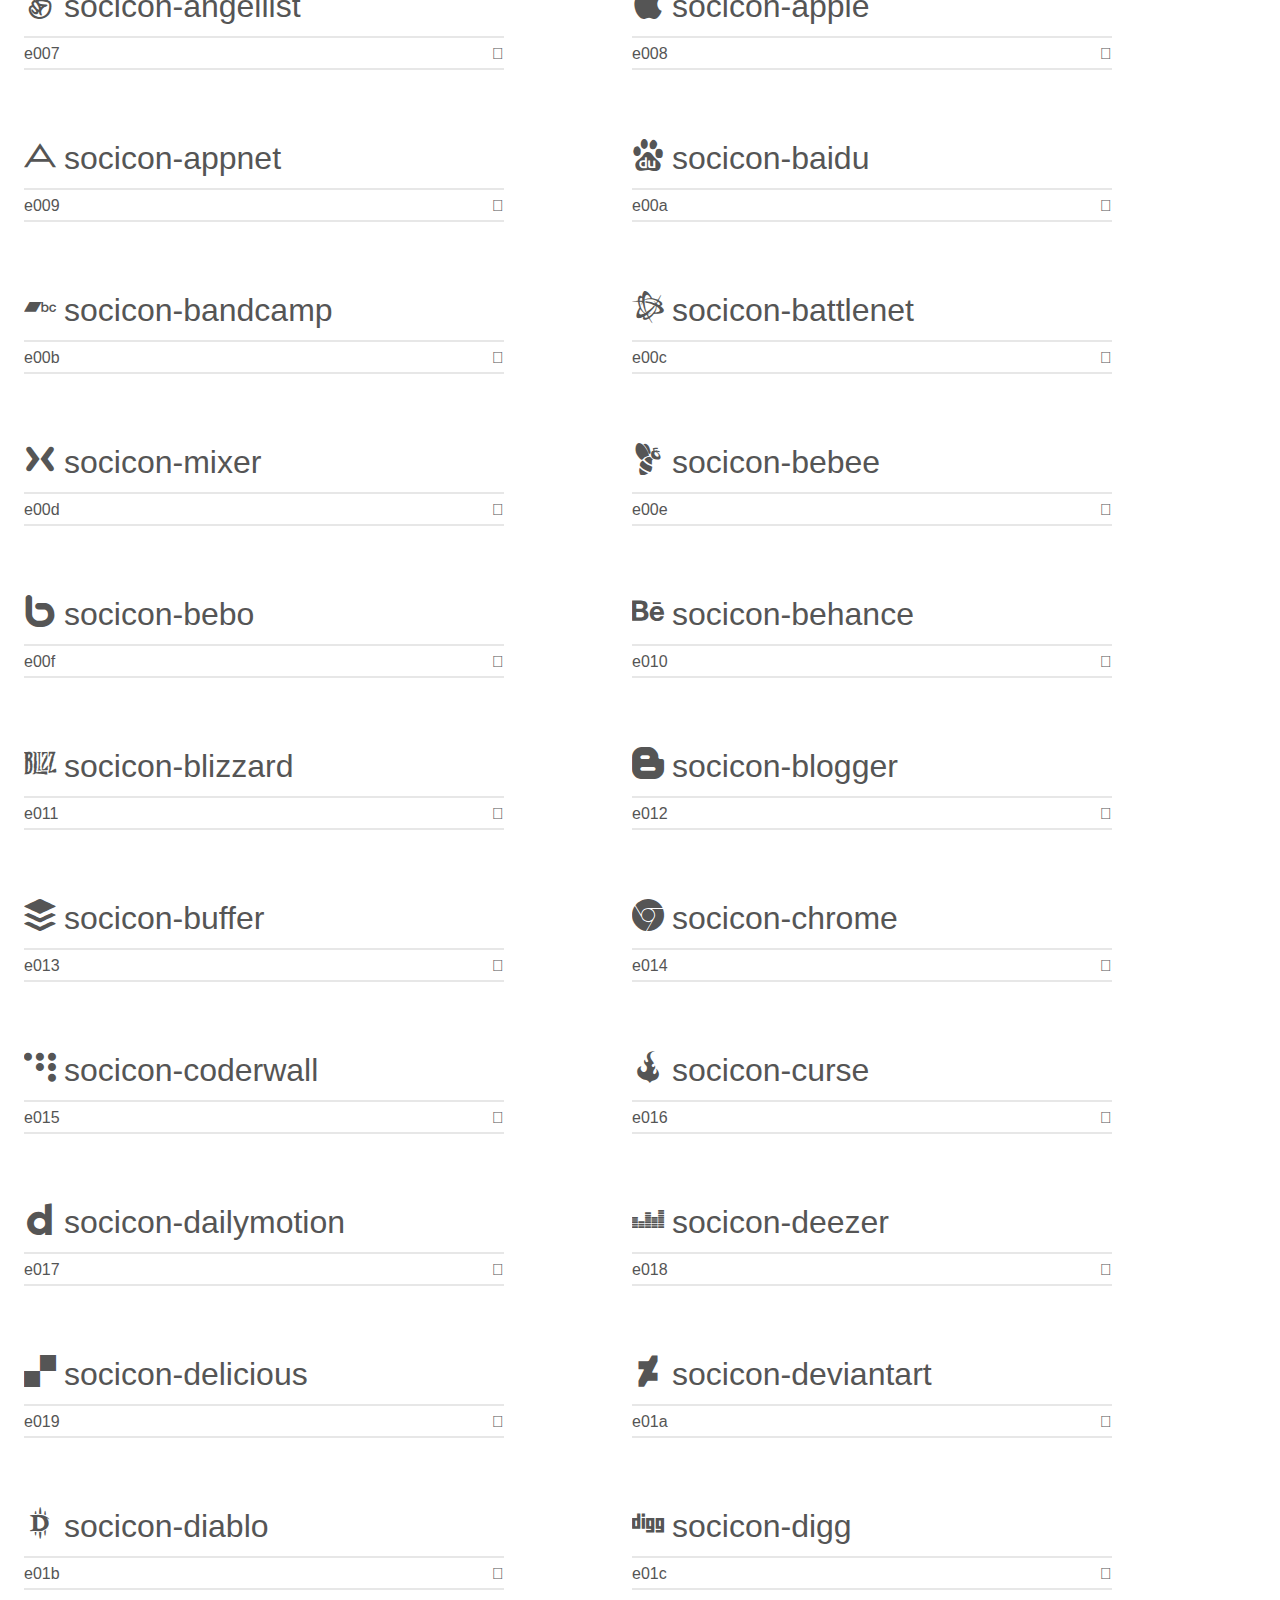
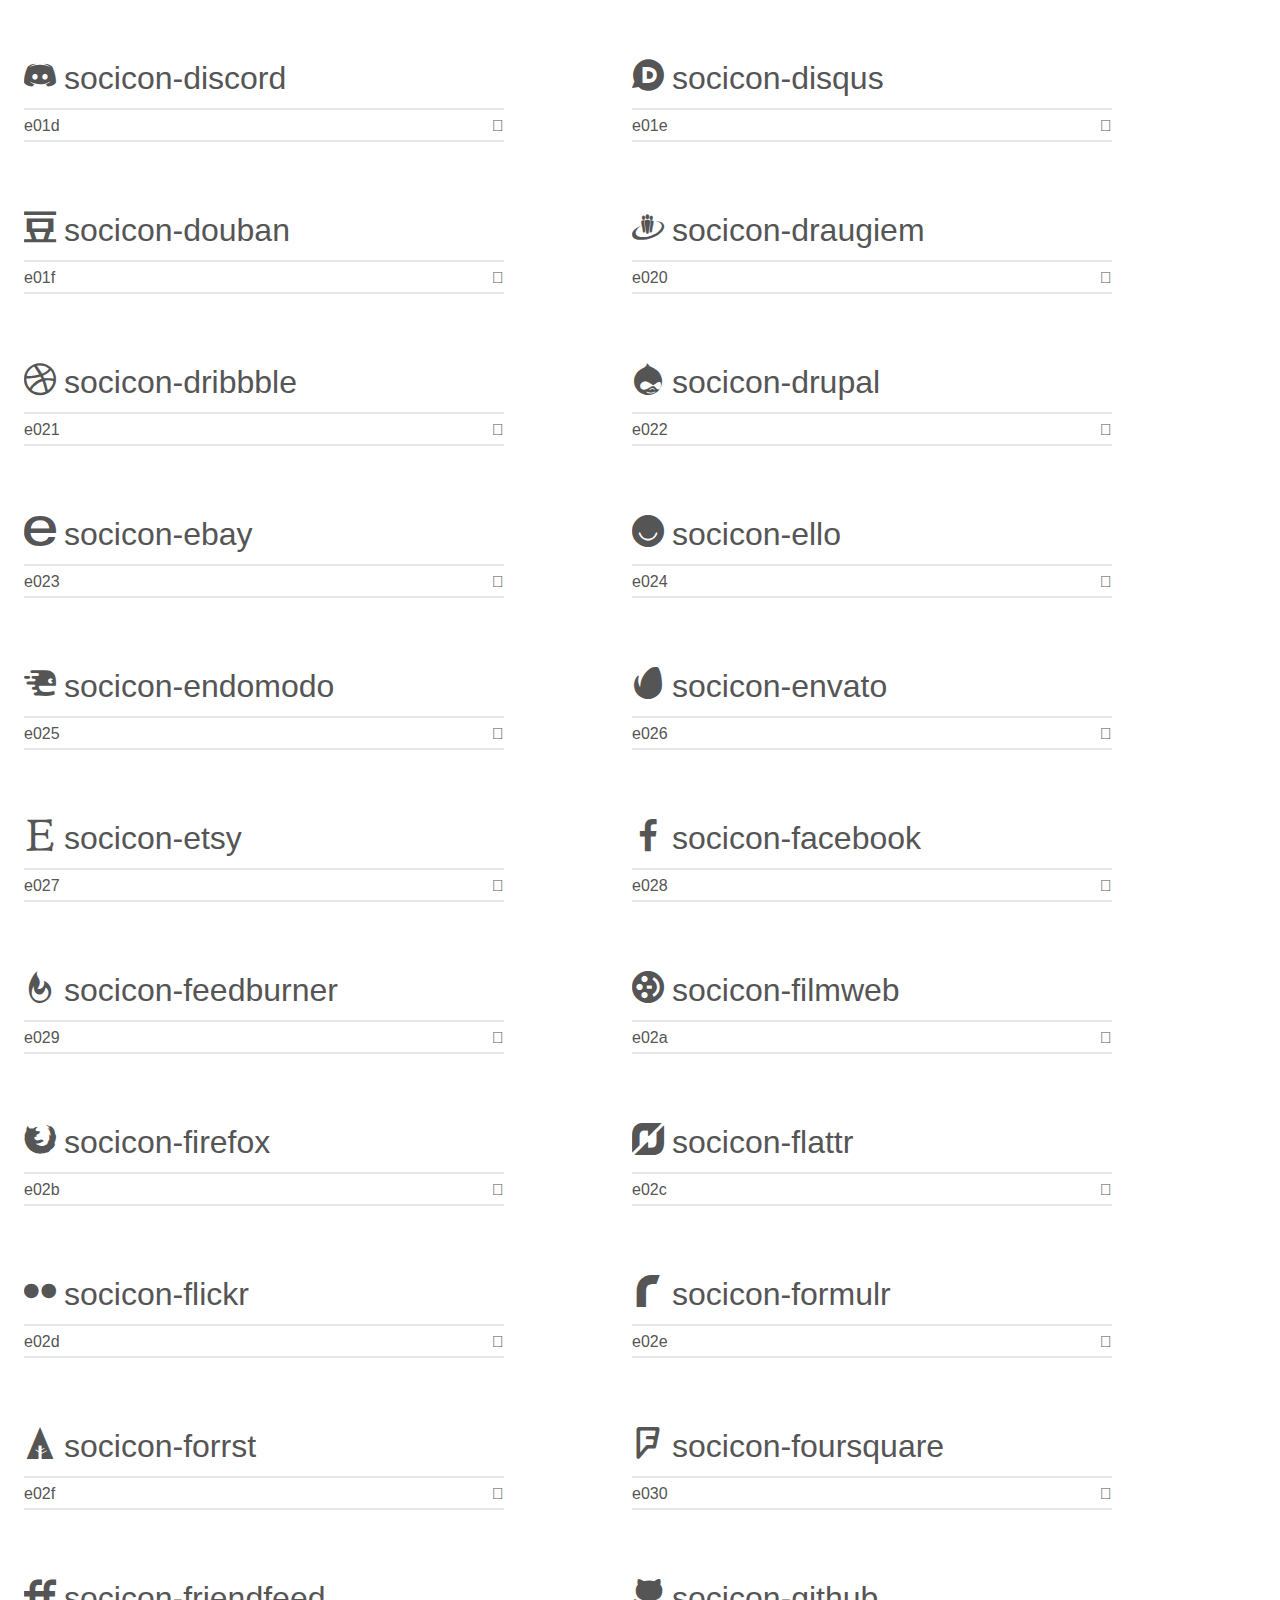
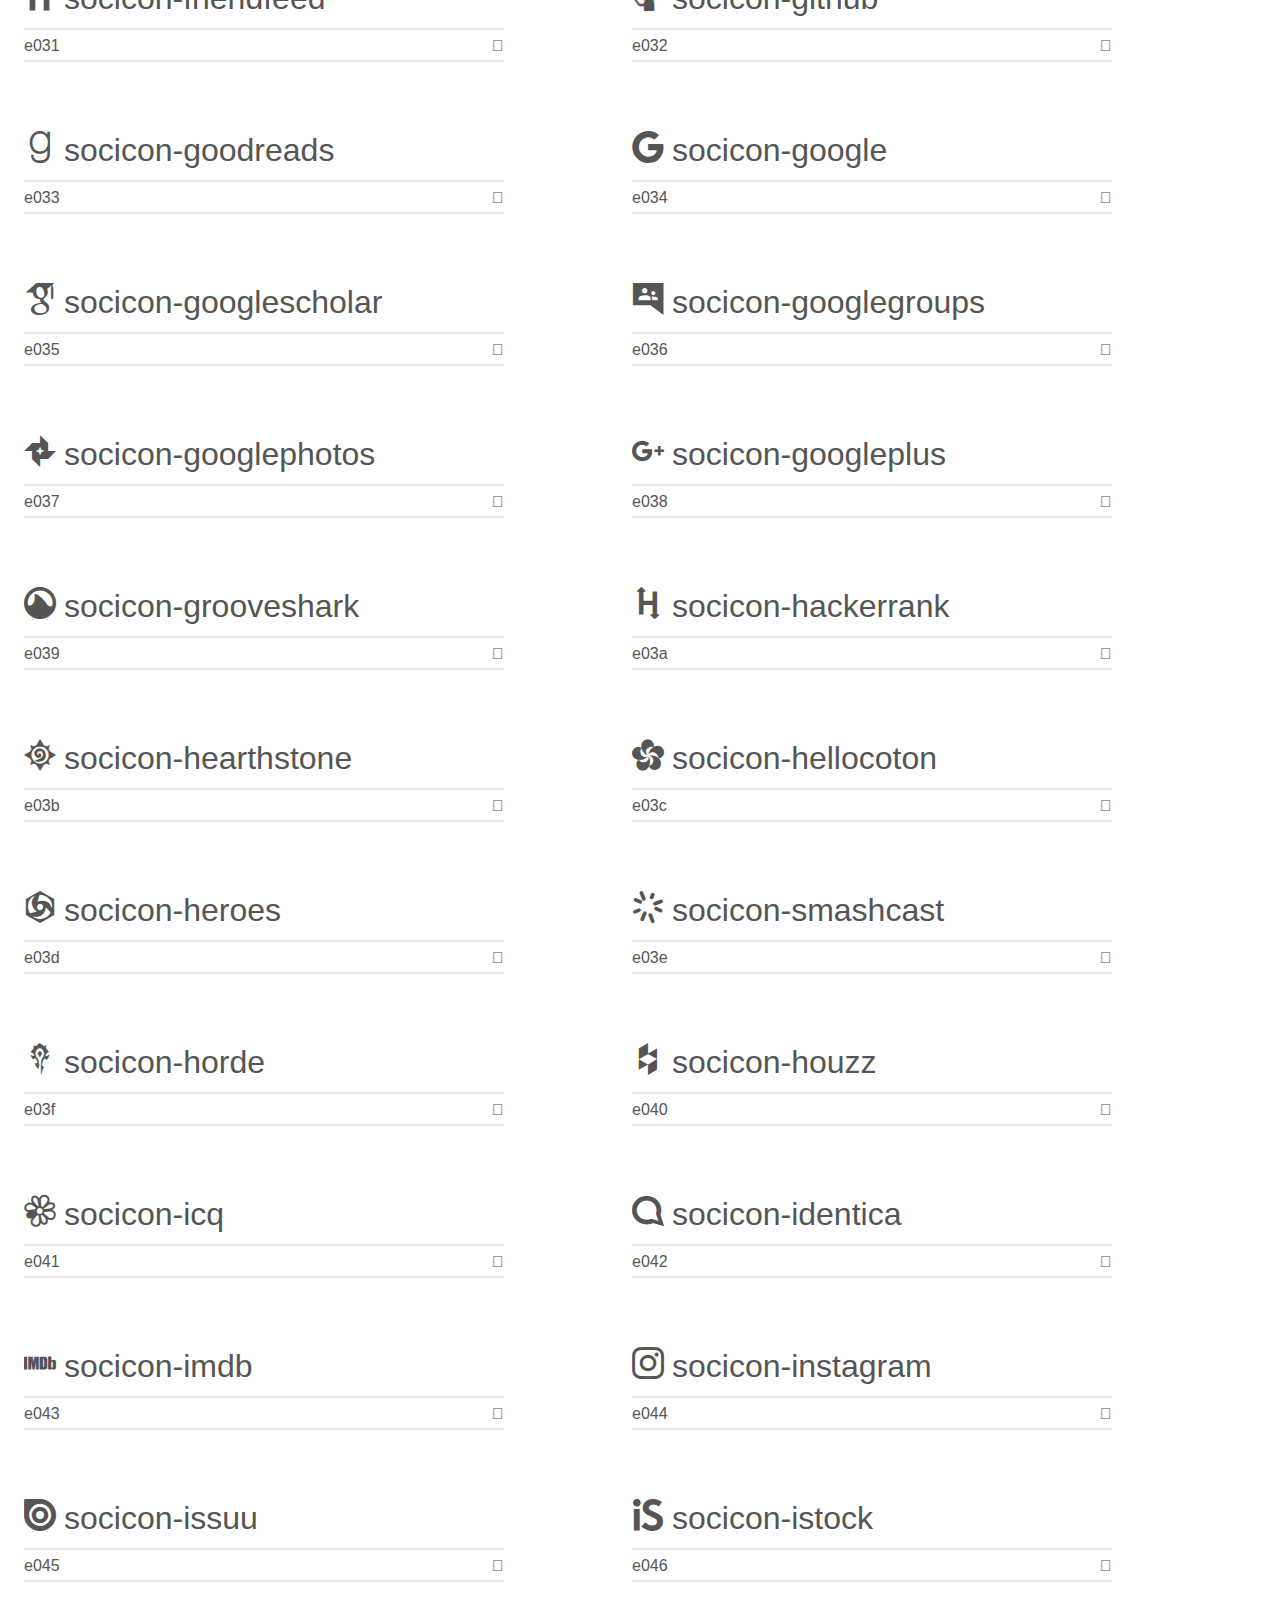
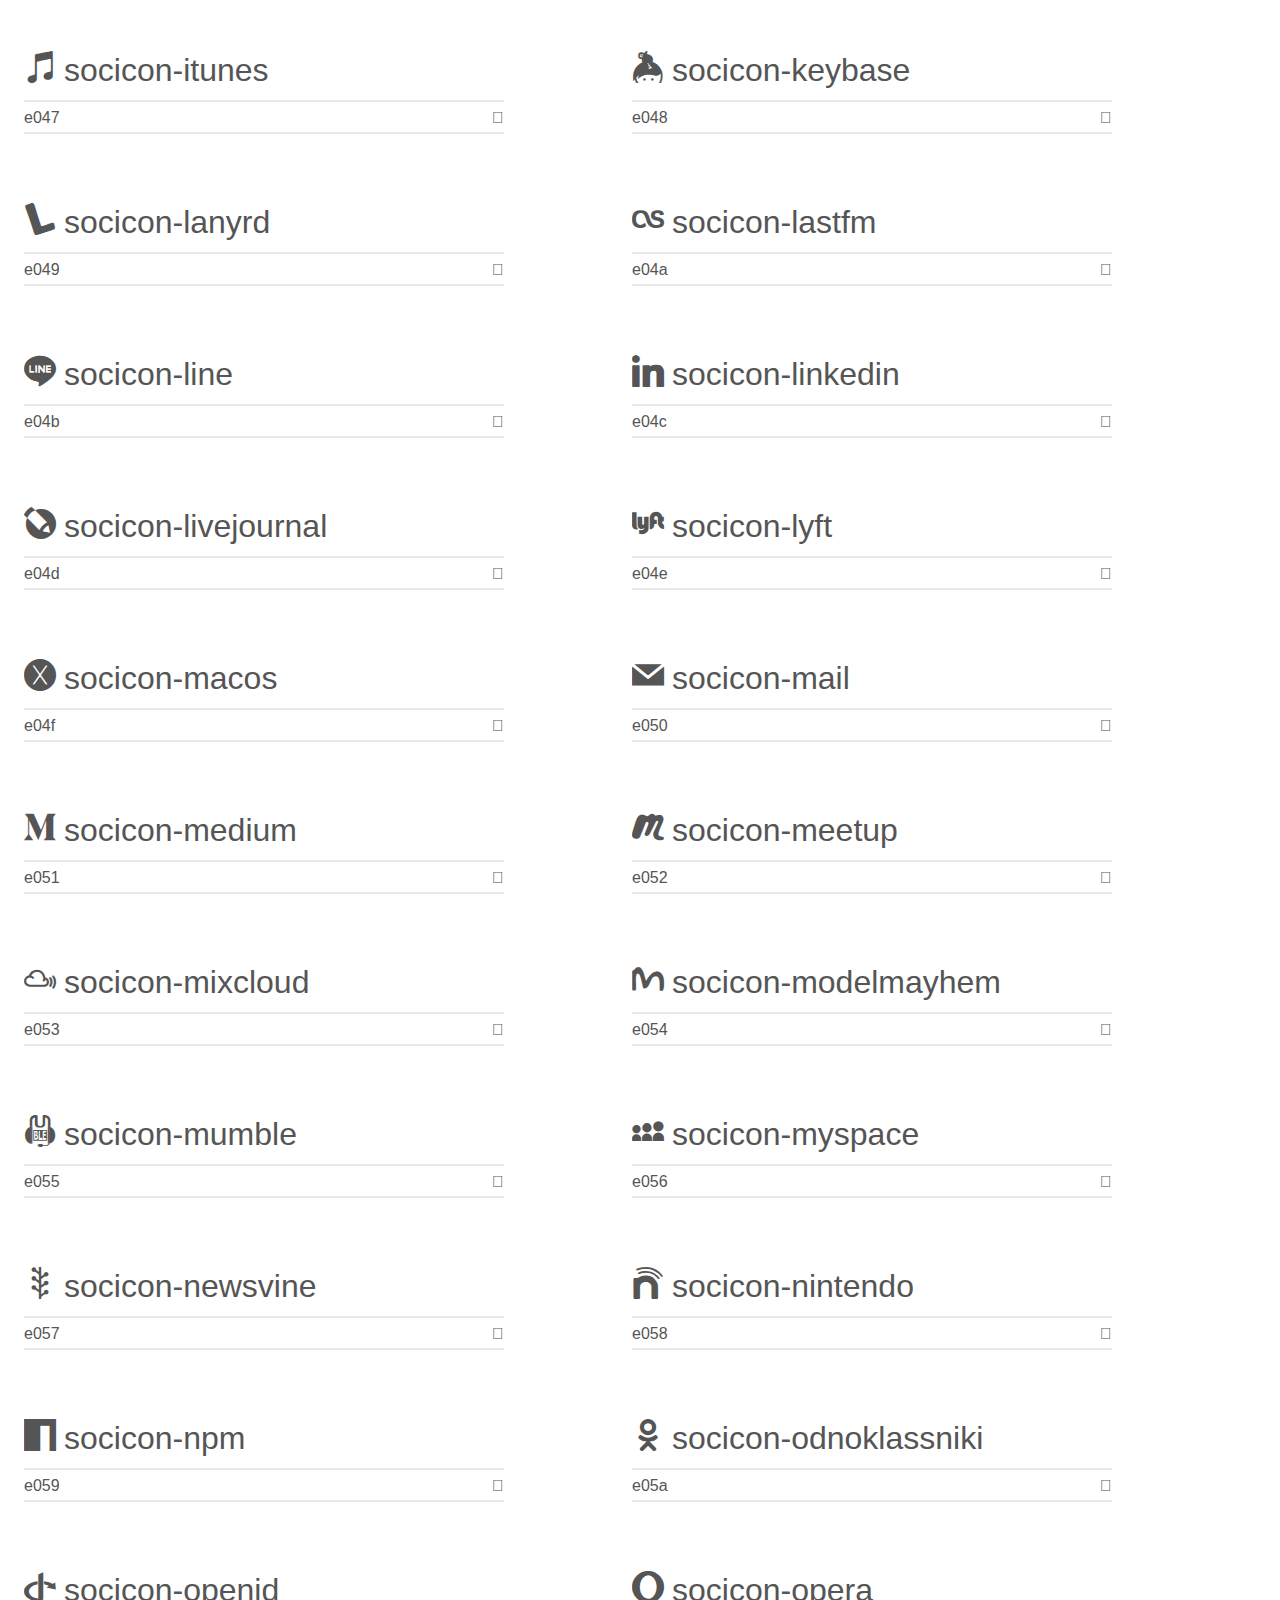
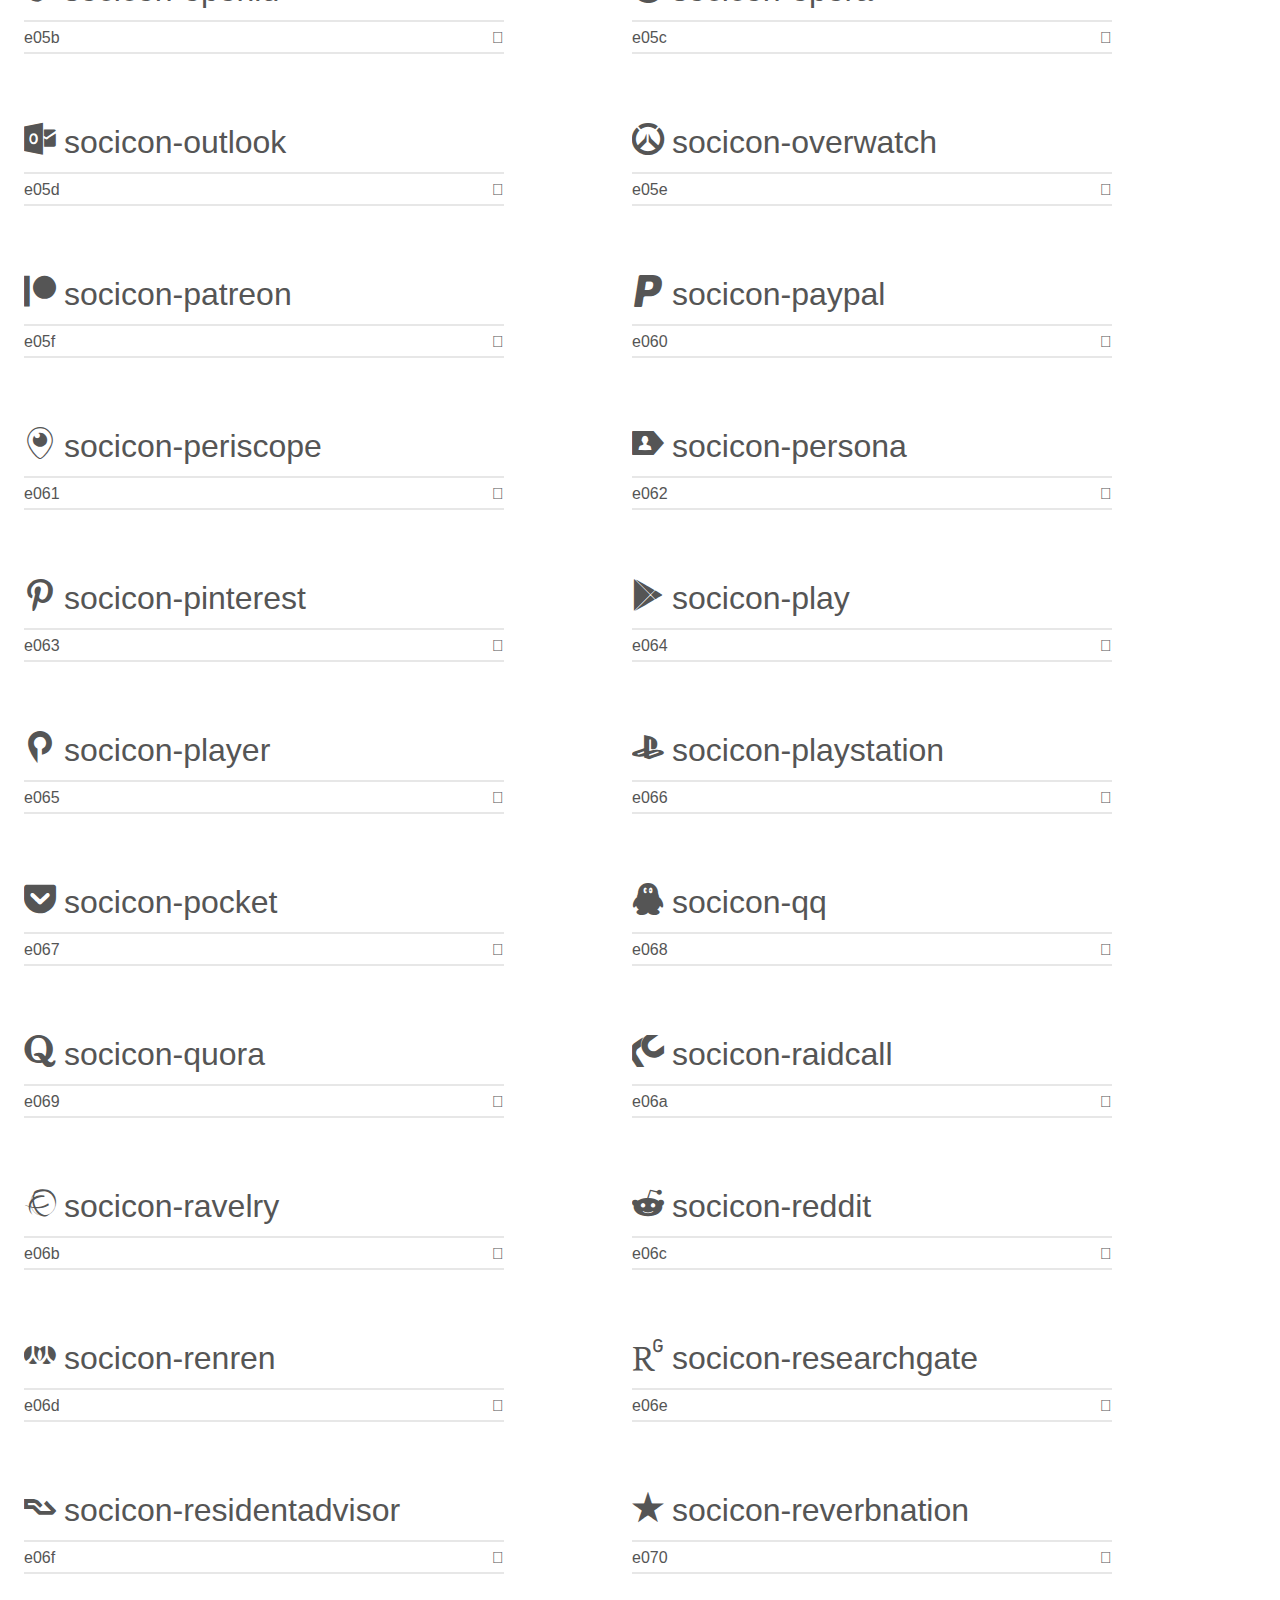
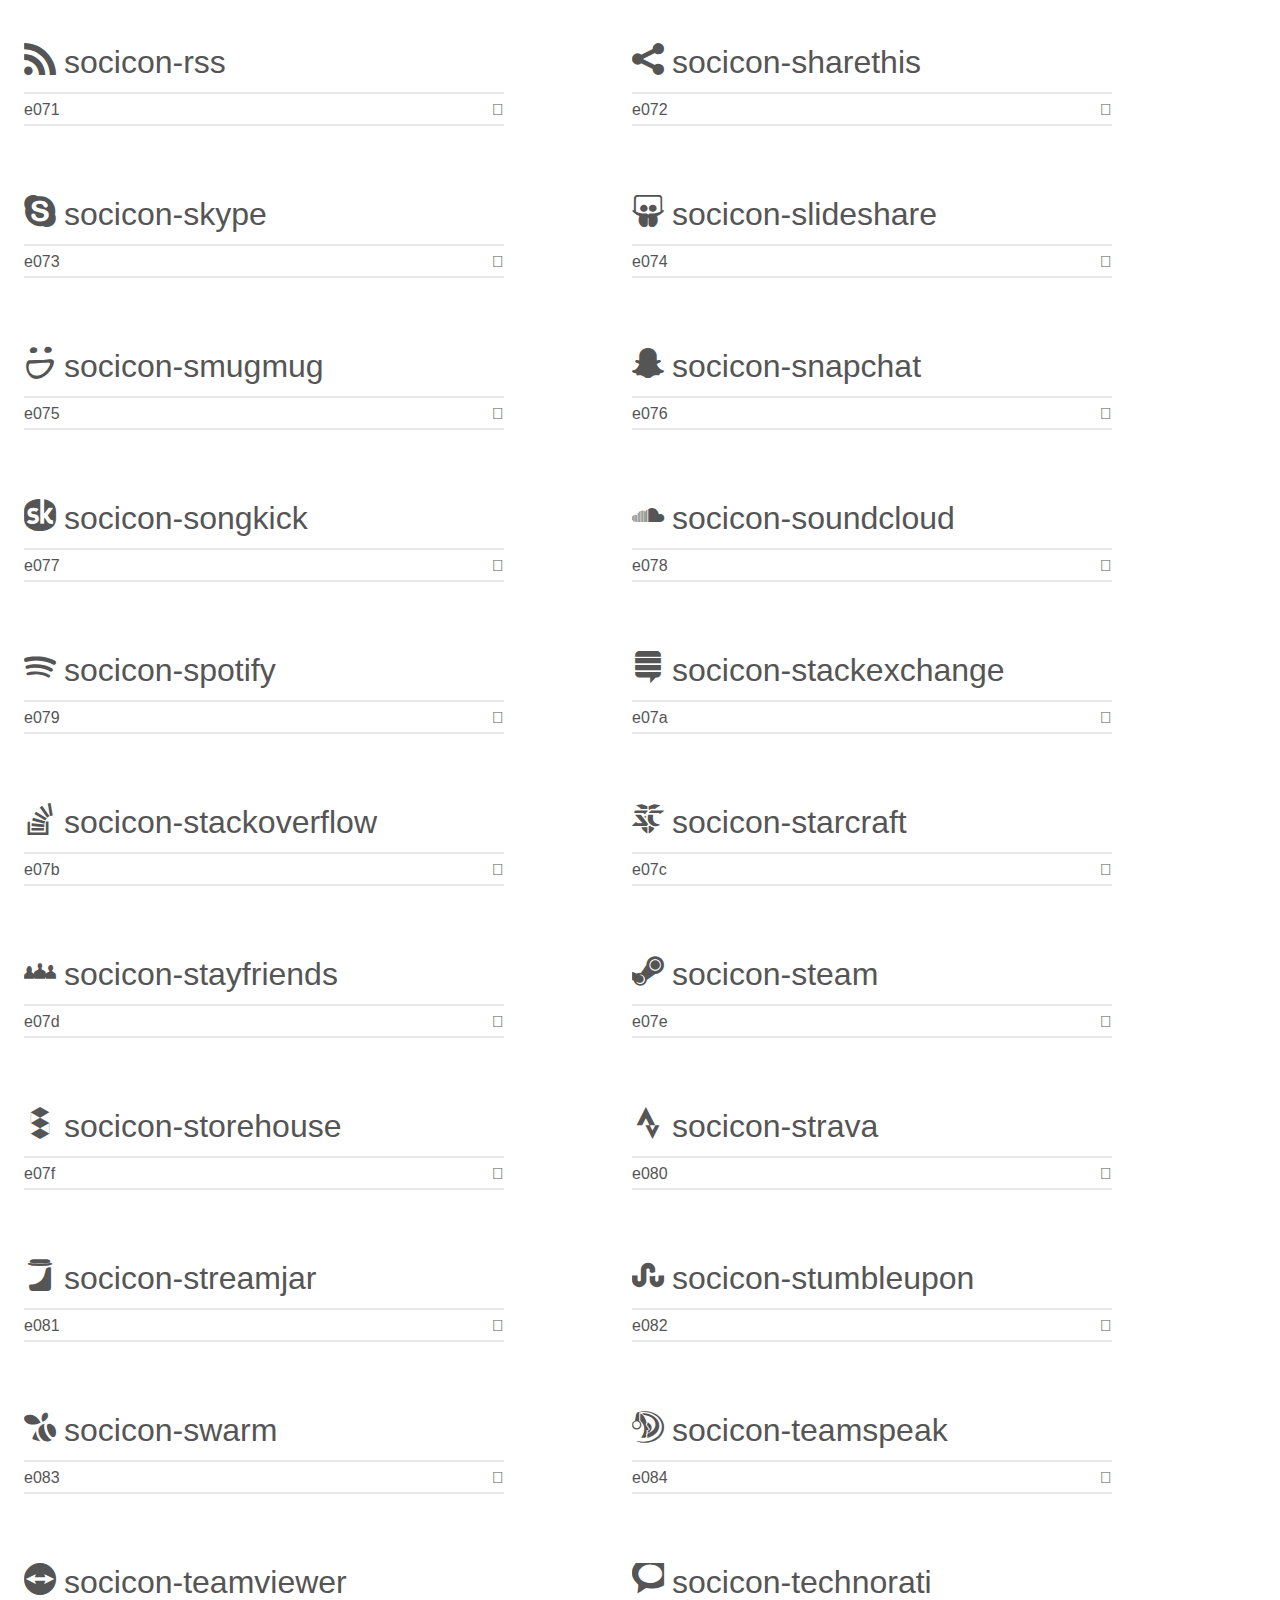
<file: socicon/demo.html>
<!doctype html>
<html>
<head>
    <meta charset="utf-8">
    <title>IcoMoon Demo</title>
    <meta name="description" content="An Icon Font Generated By IcoMoon.io">
    <meta name="viewport" content="width=device-width, initial-scale=1">
    <link rel="stylesheet" href="demo-files/demo.css">
    <link rel="stylesheet" href="style.css"></head>
<body>
    <div class="bgc1 clearfix">
        <h1 class="mhmm mvm"><span class="fgc1">Font Name:</span> Socicon <small class="fgc1">(Glyphs:&nbsp;245)</small></h1>
    </div>
    <div class="clearfix mhl ptl">
        <h1 class="mvm mtn fgc1">Grid Size: 16</h1>
        <div class="glyph fs1">
            <div class="clearfix bshadow0 pbs">
                <span class="socicon-hackernews">
                
                </span>
                <span class="mls"> socicon-hackernews</span>
            </div>
            <fieldset class="fs0 size1of1 clearfix hidden-false">
                <input type="text" readonly value="e946" class="unit size1of2" />
                <input type="text" maxlength="1" readonly value="&#xe946;" class="unitRight size1of2 talign-right" />
            </fieldset>
            <div class="fs0 bshadow0 clearfix hidden-true">
                <span class="unit pvs fgc1">liga: </span>
                <input type="text" readonly value="" class="liga unitRight" />
            </div>
        </div>
        <div class="glyph fs1">
            <div class="clearfix bshadow0 pbs">
                <span class="socicon-smashwords">
                
                </span>
                <span class="mls"> socicon-smashwords</span>
            </div>
            <fieldset class="fs0 size1of1 clearfix hidden-false">
                <input type="text" readonly value="e947" class="unit size1of2" />
                <input type="text" maxlength="1" readonly value="&#xe947;" class="unitRight size1of2 talign-right" />
            </fieldset>
            <div class="fs0 bshadow0 clearfix hidden-true">
                <span class="unit pvs fgc1">liga: </span>
                <input type="text" readonly value="" class="liga unitRight" />
            </div>
        </div>
        <div class="glyph fs1">
            <div class="clearfix bshadow0 pbs">
                <span class="socicon-kobo">
                
                </span>
                <span class="mls"> socicon-kobo</span>
            </div>
            <fieldset class="fs0 size1of1 clearfix hidden-false">
                <input type="text" readonly value="e948" class="unit size1of2" />
                <input type="text" maxlength="1" readonly value="&#xe948;" class="unitRight size1of2 talign-right" />
            </fieldset>
            <div class="fs0 bshadow0 clearfix hidden-true">
                <span class="unit pvs fgc1">liga: </span>
                <input type="text" readonly value="" class="liga unitRight" />
            </div>
        </div>
        <div class="glyph fs1">
            <div class="clearfix bshadow0 pbs">
                <span class="socicon-bookbub">
                
                </span>
                <span class="mls"> socicon-bookbub</span>
            </div>
            <fieldset class="fs0 size1of1 clearfix hidden-false">
                <input type="text" readonly value="e949" class="unit size1of2" />
                <input type="text" maxlength="1" readonly value="&#xe949;" class="unitRight size1of2 talign-right" />
            </fieldset>
            <div class="fs0 bshadow0 clearfix hidden-true">
                <span class="unit pvs fgc1">liga: </span>
                <input type="text" readonly value="" class="liga unitRight" />
            </div>
        </div>
        <div class="glyph fs1">
            <div class="clearfix bshadow0 pbs">
                <span class="socicon-mailru">
                
                </span>
                <span class="mls"> socicon-mailru</span>
            </div>
            <fieldset class="fs0 size1of1 clearfix hidden-false">
                <input type="text" readonly value="e94a" class="unit size1of2" />
                <input type="text" maxlength="1" readonly value="&#xe94a;" class="unitRight size1of2 talign-right" />
            </fieldset>
            <div class="fs0 bshadow0 clearfix hidden-true">
                <span class="unit pvs fgc1">liga: </span>
                <input type="text" readonly value="" class="liga unitRight" />
            </div>
        </div>
        <div class="glyph fs1">
            <div class="clearfix bshadow0 pbs">
                <span class="socicon-gitlab">
                
                </span>
                <span class="mls"> socicon-gitlab</span>
            </div>
            <fieldset class="fs0 size1of1 clearfix hidden-false">
                <input type="text" readonly value="e945" class="unit size1of2" />
                <input type="text" maxlength="1" readonly value="&#xe945;" class="unitRight size1of2 talign-right" />
            </fieldset>
            <div class="fs0 bshadow0 clearfix hidden-true">
                <span class="unit pvs fgc1">liga: </span>
                <input type="text" readonly value="" class="liga unitRight" />
            </div>
        </div>
        <div class="glyph fs1">
            <div class="clearfix bshadow0 pbs">
                <span class="socicon-instructables">
                
                </span>
                <span class="mls"> socicon-instructables</span>
            </div>
            <fieldset class="fs0 size1of1 clearfix hidden-false">
                <input type="text" readonly value="e944" class="unit size1of2" />
                <input type="text" maxlength="1" readonly value="&#xe944;" class="unitRight size1of2 talign-right" />
            </fieldset>
            <div class="fs0 bshadow0 clearfix hidden-true">
                <span class="unit pvs fgc1">liga: </span>
                <input type="text" readonly value="" class="liga unitRight" />
            </div>
        </div>
        <div class="glyph fs1">
            <div class="clearfix bshadow0 pbs">
                <span class="socicon-portfolio">
                
                </span>
                <span class="mls"> socicon-portfolio</span>
            </div>
            <fieldset class="fs0 size1of1 clearfix hidden-false">
                <input type="text" readonly value="e943" class="unit size1of2" />
                <input type="text" maxlength="1" readonly value="&#xe943;" class="unitRight size1of2 talign-right" />
            </fieldset>
            <div class="fs0 bshadow0 clearfix hidden-true">
                <span class="unit pvs fgc1">liga: </span>
                <input type="text" readonly value="" class="liga unitRight" />
            </div>
        </div>
        <div class="glyph fs1">
            <div class="clearfix bshadow0 pbs">
                <span class="socicon-codered">
                
                </span>
                <span class="mls"> socicon-codered</span>
            </div>
            <fieldset class="fs0 size1of1 clearfix hidden-false">
                <input type="text" readonly value="e940" class="unit size1of2" />
                <input type="text" maxlength="1" readonly value="&#xe940;" class="unitRight size1of2 talign-right" />
            </fieldset>
            <div class="fs0 bshadow0 clearfix hidden-true">
                <span class="unit pvs fgc1">liga: </span>
                <input type="text" readonly value="" class="liga unitRight" />
            </div>
        </div>
        <div class="glyph fs1">
            <div class="clearfix bshadow0 pbs">
                <span class="socicon-origin">
                
                </span>
                <span class="mls"> socicon-origin</span>
            </div>
            <fieldset class="fs0 size1of1 clearfix hidden-false">
                <input type="text" readonly value="e941" class="unit size1of2" />
                <input type="text" maxlength="1" readonly value="&#xe941;" class="unitRight size1of2 talign-right" />
            </fieldset>
            <div class="fs0 bshadow0 clearfix hidden-true">
                <span class="unit pvs fgc1">liga: </span>
                <input type="text" readonly value="" class="liga unitRight" />
            </div>
        </div>
        <div class="glyph fs1">
            <div class="clearfix bshadow0 pbs">
                <span class="socicon-nextdoor">
                
                </span>
                <span class="mls"> socicon-nextdoor</span>
            </div>
            <fieldset class="fs0 size1of1 clearfix hidden-false">
                <input type="text" readonly value="e942" class="unit size1of2" />
                <input type="text" maxlength="1" readonly value="&#xe942;" class="unitRight size1of2 talign-right" />
            </fieldset>
            <div class="fs0 bshadow0 clearfix hidden-true">
                <span class="unit pvs fgc1">liga: </span>
                <input type="text" readonly value="" class="liga unitRight" />
            </div>
        </div>
        <div class="glyph fs1">
            <div class="clearfix bshadow0 pbs">
                <span class="socicon-udemy">
                
                </span>
                <span class="mls"> socicon-udemy</span>
            </div>
            <fieldset class="fs0 size1of1 clearfix hidden-false">
                <input type="text" readonly value="e93f" class="unit size1of2" />
                <input type="text" maxlength="1" readonly value="&#xe93f;" class="unitRight size1of2 talign-right" />
            </fieldset>
            <div class="fs0 bshadow0 clearfix hidden-true">
                <span class="unit pvs fgc1">liga: </span>
                <input type="text" readonly value="" class="liga unitRight" />
            </div>
        </div>
        <div class="glyph fs1">
            <div class="clearfix bshadow0 pbs">
                <span class="socicon-livemaster">
                
                </span>
                <span class="mls"> socicon-livemaster</span>
            </div>
            <fieldset class="fs0 size1of1 clearfix hidden-false">
                <input type="text" readonly value="e93e" class="unit size1of2" />
                <input type="text" maxlength="1" readonly value="&#xe93e;" class="unitRight size1of2 talign-right" />
            </fieldset>
            <div class="fs0 bshadow0 clearfix hidden-true">
                <span class="unit pvs fgc1">liga: </span>
                <input type="text" readonly value="" class="liga unitRight" />
            </div>
        </div>
        <div class="glyph fs1">
            <div class="clearfix bshadow0 pbs">
                <span class="socicon-crunchbase">
                
                </span>
                <span class="mls"> socicon-crunchbase</span>
            </div>
            <fieldset class="fs0 size1of1 clearfix hidden-false">
                <input type="text" readonly value="e93b" class="unit size1of2" />
                <input type="text" maxlength="1" readonly value="&#xe93b;" class="unitRight size1of2 talign-right" />
            </fieldset>
            <div class="fs0 bshadow0 clearfix hidden-true">
                <span class="unit pvs fgc1">liga: </span>
                <input type="text" readonly value="" class="liga unitRight" />
            </div>
        </div>
        <div class="glyph fs1">
            <div class="clearfix bshadow0 pbs">
                <span class="socicon-homefy">
                
                </span>
                <span class="mls"> socicon-homefy</span>
            </div>
            <fieldset class="fs0 size1of1 clearfix hidden-false">
                <input type="text" readonly value="e93c" class="unit size1of2" />
                <input type="text" maxlength="1" readonly value="&#xe93c;" class="unitRight size1of2 talign-right" />
            </fieldset>
            <div class="fs0 bshadow0 clearfix hidden-true">
                <span class="unit pvs fgc1">liga: </span>
                <input type="text" readonly value="" class="liga unitRight" />
            </div>
        </div>
        <div class="glyph fs1">
            <div class="clearfix bshadow0 pbs">
                <span class="socicon-calendly">
                
                </span>
                <span class="mls"> socicon-calendly</span>
            </div>
            <fieldset class="fs0 size1of1 clearfix hidden-false">
                <input type="text" readonly value="e93d" class="unit size1of2" />
                <input type="text" maxlength="1" readonly value="&#xe93d;" class="unitRight size1of2 talign-right" />
            </fieldset>
            <div class="fs0 bshadow0 clearfix hidden-true">
                <span class="unit pvs fgc1">liga: </span>
                <input type="text" readonly value="" class="liga unitRight" />
            </div>
        </div>
        <div class="glyph fs1">
            <div class="clearfix bshadow0 pbs">
                <span class="socicon-realtor">
                
                </span>
                <span class="mls"> socicon-realtor</span>
            </div>
            <fieldset class="fs0 size1of1 clearfix hidden-false">
                <input type="text" readonly value="e90f" class="unit size1of2" />
                <input type="text" maxlength="1" readonly value="&#xe90f;" class="unitRight size1of2 talign-right" />
            </fieldset>
            <div class="fs0 bshadow0 clearfix hidden-true">
                <span class="unit pvs fgc1">liga: </span>
                <input type="text" readonly value="" class="liga unitRight" />
            </div>
        </div>
        <div class="glyph fs1">
            <div class="clearfix bshadow0 pbs">
                <span class="socicon-tidal">
                
                </span>
                <span class="mls"> socicon-tidal</span>
            </div>
            <fieldset class="fs0 size1of1 clearfix hidden-false">
                <input type="text" readonly value="e910" class="unit size1of2" />
                <input type="text" maxlength="1" readonly value="&#xe910;" class="unitRight size1of2 talign-right" />
            </fieldset>
            <div class="fs0 bshadow0 clearfix hidden-true">
                <span class="unit pvs fgc1">liga: </span>
                <input type="text" readonly value="" class="liga unitRight" />
            </div>
        </div>
        <div class="glyph fs1">
            <div class="clearfix bshadow0 pbs">
                <span class="socicon-qobuz">
                
                </span>
                <span class="mls"> socicon-qobuz</span>
            </div>
            <fieldset class="fs0 size1of1 clearfix hidden-false">
                <input type="text" readonly value="e911" class="unit size1of2" />
                <input type="text" maxlength="1" readonly value="&#xe911;" class="unitRight size1of2 talign-right" />
            </fieldset>
            <div class="fs0 bshadow0 clearfix hidden-true">
                <span class="unit pvs fgc1">liga: </span>
                <input type="text" readonly value="" class="liga unitRight" />
            </div>
        </div>
        <div class="glyph fs1">
            <div class="clearfix bshadow0 pbs">
                <span class="socicon-natgeo">
                
                </span>
                <span class="mls"> socicon-natgeo</span>
            </div>
            <fieldset class="fs0 size1of1 clearfix hidden-false">
                <input type="text" readonly value="e912" class="unit size1of2" />
                <input type="text" maxlength="1" readonly value="&#xe912;" class="unitRight size1of2 talign-right" />
            </fieldset>
            <div class="fs0 bshadow0 clearfix hidden-true">
                <span class="unit pvs fgc1">liga: </span>
                <input type="text" readonly value="" class="liga unitRight" />
            </div>
        </div>
        <div class="glyph fs1">
            <div class="clearfix bshadow0 pbs">
                <span class="socicon-mastodon">
                
                </span>
                <span class="mls"> socicon-mastodon</span>
            </div>
            <fieldset class="fs0 size1of1 clearfix hidden-false">
                <input type="text" readonly value="e913" class="unit size1of2" />
                <input type="text" maxlength="1" readonly value="&#xe913;" class="unitRight size1of2 talign-right" />
            </fieldset>
            <div class="fs0 bshadow0 clearfix hidden-true">
                <span class="unit pvs fgc1">liga: </span>
                <input type="text" readonly value="" class="liga unitRight" />
            </div>
        </div>
        <div class="glyph fs1">
            <div class="clearfix bshadow0 pbs">
                <span class="socicon-unsplash">
                
                </span>
                <span class="mls"> socicon-unsplash</span>
            </div>
            <fieldset class="fs0 size1of1 clearfix hidden-false">
                <input type="text" readonly value="e914" class="unit size1of2" />
                <input type="text" maxlength="1" readonly value="&#xe914;" class="unitRight size1of2 talign-right" />
            </fieldset>
            <div class="fs0 bshadow0 clearfix hidden-true">
                <span class="unit pvs fgc1">liga: </span>
                <input type="text" readonly value="" class="liga unitRight" />
            </div>
        </div>
        <div class="glyph fs1">
            <div class="clearfix bshadow0 pbs">
                <span class="socicon-homeadvisor">
                
                </span>
                <span class="mls"> socicon-homeadvisor</span>
            </div>
            <fieldset class="fs0 size1of1 clearfix hidden-false">
                <input type="text" readonly value="e915" class="unit size1of2" />
                <input type="text" maxlength="1" readonly value="&#xe915;" class="unitRight size1of2 talign-right" />
            </fieldset>
            <div class="fs0 bshadow0 clearfix hidden-true">
                <span class="unit pvs fgc1">liga: </span>
                <input type="text" readonly value="" class="liga unitRight" />
            </div>
        </div>
        <div class="glyph fs1">
            <div class="clearfix bshadow0 pbs">
                <span class="socicon-angieslist">
                
                </span>
                <span class="mls"> socicon-angieslist</span>
            </div>
            <fieldset class="fs0 size1of1 clearfix hidden-false">
                <input type="text" readonly value="e916" class="unit size1of2" />
                <input type="text" maxlength="1" readonly value="&#xe916;" class="unitRight size1of2 talign-right" />
            </fieldset>
            <div class="fs0 bshadow0 clearfix hidden-true">
                <span class="unit pvs fgc1">liga: </span>
                <input type="text" readonly value="" class="liga unitRight" />
            </div>
        </div>
        <div class="glyph fs1">
            <div class="clearfix bshadow0 pbs">
                <span class="socicon-codepen">
                
                </span>
                <span class="mls"> socicon-codepen</span>
            </div>
            <fieldset class="fs0 size1of1 clearfix hidden-false">
                <input type="text" readonly value="e917" class="unit size1of2" />
                <input type="text" maxlength="1" readonly value="&#xe917;" class="unitRight size1of2 talign-right" />
            </fieldset>
            <div class="fs0 bshadow0 clearfix hidden-true">
                <span class="unit pvs fgc1">liga: </span>
                <input type="text" readonly value="" class="liga unitRight" />
            </div>
        </div>
        <div class="glyph fs1">
            <div class="clearfix bshadow0 pbs">
                <span class="socicon-slack">
                
                </span>
                <span class="mls"> socicon-slack</span>
            </div>
            <fieldset class="fs0 size1of1 clearfix hidden-false">
                <input type="text" readonly value="e918" class="unit size1of2" />
                <input type="text" maxlength="1" readonly value="&#xe918;" class="unitRight size1of2 talign-right" />
            </fieldset>
            <div class="fs0 bshadow0 clearfix hidden-true">
                <span class="unit pvs fgc1">liga: </span>
                <input type="text" readonly value="" class="liga unitRight" />
            </div>
        </div>
        <div class="glyph fs1">
            <div class="clearfix bshadow0 pbs">
                <span class="socicon-openaigym">
                
                </span>
                <span class="mls"> socicon-openaigym</span>
            </div>
            <fieldset class="fs0 size1of1 clearfix hidden-false">
                <input type="text" readonly value="e919" class="unit size1of2" />
                <input type="text" maxlength="1" readonly value="&#xe919;" class="unitRight size1of2 talign-right" />
            </fieldset>
            <div class="fs0 bshadow0 clearfix hidden-true">
                <span class="unit pvs fgc1">liga: </span>
                <input type="text" readonly value="" class="liga unitRight" />
            </div>
        </div>
        <div class="glyph fs1">
            <div class="clearfix bshadow0 pbs">
                <span class="socicon-logmein">
                
                </span>
                <span class="mls"> socicon-logmein</span>
            </div>
            <fieldset class="fs0 size1of1 clearfix hidden-false">
                <input type="text" readonly value="e91a" class="unit size1of2" />
                <input type="text" maxlength="1" readonly value="&#xe91a;" class="unitRight size1of2 talign-right" />
            </fieldset>
            <div class="fs0 bshadow0 clearfix hidden-true">
                <span class="unit pvs fgc1">liga: </span>
                <input type="text" readonly value="" class="liga unitRight" />
            </div>
        </div>
        <div class="glyph fs1">
            <div class="clearfix bshadow0 pbs">
                <span class="socicon-fiverr">
                
                </span>
                <span class="mls"> socicon-fiverr</span>
            </div>
            <fieldset class="fs0 size1of1 clearfix hidden-false">
                <input type="text" readonly value="e91b" class="unit size1of2" />
                <input type="text" maxlength="1" readonly value="&#xe91b;" class="unitRight size1of2 talign-right" />
            </fieldset>
            <div class="fs0 bshadow0 clearfix hidden-true">
                <span class="unit pvs fgc1">liga: </span>
                <input type="text" readonly value="" class="liga unitRight" />
            </div>
        </div>
        <div class="glyph fs1">
            <div class="clearfix bshadow0 pbs">
                <span class="socicon-gotomeeting">
                
                </span>
                <span class="mls"> socicon-gotomeeting</span>
            </div>
            <fieldset class="fs0 size1of1 clearfix hidden-false">
                <input type="text" readonly value="e91c" class="unit size1of2" />
                <input type="text" maxlength="1" readonly value="&#xe91c;" class="unitRight size1of2 talign-right" />
            </fieldset>
            <div class="fs0 bshadow0 clearfix hidden-true">
                <span class="unit pvs fgc1">liga: </span>
                <input type="text" readonly value="" class="liga unitRight" />
            </div>
        </div>
        <div class="glyph fs1">
            <div class="clearfix bshadow0 pbs">
                <span class="socicon-aliexpress">
                
                </span>
                <span class="mls"> socicon-aliexpress</span>
            </div>
            <fieldset class="fs0 size1of1 clearfix hidden-false">
                <input type="text" readonly value="e91d" class="unit size1of2" />
                <input type="text" maxlength="1" readonly value="&#xe91d;" class="unitRight size1of2 talign-right" />
            </fieldset>
            <div class="fs0 bshadow0 clearfix hidden-true">
                <span class="unit pvs fgc1">liga: </span>
                <input type="text" readonly value="" class="liga unitRight" />
            </div>
        </div>
        <div class="glyph fs1">
            <div class="clearfix bshadow0 pbs">
                <span class="socicon-guru">
                
                </span>
                <span class="mls"> socicon-guru</span>
            </div>
            <fieldset class="fs0 size1of1 clearfix hidden-false">
                <input type="text" readonly value="e91e" class="unit size1of2" />
                <input type="text" maxlength="1" readonly value="&#xe91e;" class="unitRight size1of2 talign-right" />
            </fieldset>
            <div class="fs0 bshadow0 clearfix hidden-true">
                <span class="unit pvs fgc1">liga: </span>
                <input type="text" readonly value="" class="liga unitRight" />
            </div>
        </div>
        <div class="glyph fs1">
            <div class="clearfix bshadow0 pbs">
                <span class="socicon-appstore">
                
                </span>
                <span class="mls"> socicon-appstore</span>
            </div>
            <fieldset class="fs0 size1of1 clearfix hidden-false">
                <input type="text" readonly value="e91f" class="unit size1of2" />
                <input type="text" maxlength="1" readonly value="&#xe91f;" class="unitRight size1of2 talign-right" />
            </fieldset>
            <div class="fs0 bshadow0 clearfix hidden-true">
                <span class="unit pvs fgc1">liga: </span>
                <input type="text" readonly value="" class="liga unitRight" />
            </div>
        </div>
        <div class="glyph fs1">
            <div class="clearfix bshadow0 pbs">
                <span class="socicon-homes">
                
                </span>
                <span class="mls"> socicon-homes</span>
            </div>
            <fieldset class="fs0 size1of1 clearfix hidden-false">
                <input type="text" readonly value="e920" class="unit size1of2" />
                <input type="text" maxlength="1" readonly value="&#xe920;" class="unitRight size1of2 talign-right" />
            </fieldset>
            <div class="fs0 bshadow0 clearfix hidden-true">
                <span class="unit pvs fgc1">liga: </span>
                <input type="text" readonly value="" class="liga unitRight" />
            </div>
        </div>
        <div class="glyph fs1">
            <div class="clearfix bshadow0 pbs">
                <span class="socicon-zoom">
                
                </span>
                <span class="mls"> socicon-zoom</span>
            </div>
            <fieldset class="fs0 size1of1 clearfix hidden-false">
                <input type="text" readonly value="e921" class="unit size1of2" />
                <input type="text" maxlength="1" readonly value="&#xe921;" class="unitRight size1of2 talign-right" />
            </fieldset>
            <div class="fs0 bshadow0 clearfix hidden-true">
                <span class="unit pvs fgc1">liga: </span>
                <input type="text" readonly value="" class="liga unitRight" />
            </div>
        </div>
        <div class="glyph fs1">
            <div class="clearfix bshadow0 pbs">
                <span class="socicon-alibaba">
                
                </span>
                <span class="mls"> socicon-alibaba</span>
            </div>
            <fieldset class="fs0 size1of1 clearfix hidden-false">
                <input type="text" readonly value="e922" class="unit size1of2" />
                <input type="text" maxlength="1" readonly value="&#xe922;" class="unitRight size1of2 talign-right" />
            </fieldset>
            <div class="fs0 bshadow0 clearfix hidden-true">
                <span class="unit pvs fgc1">liga: </span>
                <input type="text" readonly value="" class="liga unitRight" />
            </div>
        </div>
        <div class="glyph fs1">
            <div class="clearfix bshadow0 pbs">
                <span class="socicon-craigslist">
                
                </span>
                <span class="mls"> socicon-craigslist</span>
            </div>
            <fieldset class="fs0 size1of1 clearfix hidden-false">
                <input type="text" readonly value="e923" class="unit size1of2" />
                <input type="text" maxlength="1" readonly value="&#xe923;" class="unitRight size1of2 talign-right" />
            </fieldset>
            <div class="fs0 bshadow0 clearfix hidden-true">
                <span class="unit pvs fgc1">liga: </span>
                <input type="text" readonly value="" class="liga unitRight" />
            </div>
        </div>
        <div class="glyph fs1">
            <div class="clearfix bshadow0 pbs">
                <span class="socicon-wix">
                
                </span>
                <span class="mls"> socicon-wix</span>
            </div>
            <fieldset class="fs0 size1of1 clearfix hidden-false">
                <input type="text" readonly value="e924" class="unit size1of2" />
                <input type="text" maxlength="1" readonly value="&#xe924;" class="unitRight size1of2 talign-right" />
            </fieldset>
            <div class="fs0 bshadow0 clearfix hidden-true">
                <span class="unit pvs fgc1">liga: </span>
                <input type="text" readonly value="" class="liga unitRight" />
            </div>
        </div>
        <div class="glyph fs1">
            <div class="clearfix bshadow0 pbs">
                <span class="socicon-redfin">
                
                </span>
                <span class="mls"> socicon-redfin</span>
            </div>
            <fieldset class="fs0 size1of1 clearfix hidden-false">
                <input type="text" readonly value="e925" class="unit size1of2" />
                <input type="text" maxlength="1" readonly value="&#xe925;" class="unitRight size1of2 talign-right" />
            </fieldset>
            <div class="fs0 bshadow0 clearfix hidden-true">
                <span class="unit pvs fgc1">liga: </span>
                <input type="text" readonly value="" class="liga unitRight" />
            </div>
        </div>
        <div class="glyph fs1">
            <div class="clearfix bshadow0 pbs">
                <span class="socicon-googlecalendar">
                
                </span>
                <span class="mls"> socicon-googlecalendar</span>
            </div>
            <fieldset class="fs0 size1of1 clearfix hidden-false">
                <input type="text" readonly value="e926" class="unit size1of2" />
                <input type="text" maxlength="1" readonly value="&#xe926;" class="unitRight size1of2 talign-right" />
            </fieldset>
            <div class="fs0 bshadow0 clearfix hidden-true">
                <span class="unit pvs fgc1">liga: </span>
                <input type="text" readonly value="" class="liga unitRight" />
            </div>
        </div>
        <div class="glyph fs1">
            <div class="clearfix bshadow0 pbs">
                <span class="socicon-shopify">
                
                </span>
                <span class="mls"> socicon-shopify</span>
            </div>
            <fieldset class="fs0 size1of1 clearfix hidden-false">
                <input type="text" readonly value="e927" class="unit size1of2" />
                <input type="text" maxlength="1" readonly value="&#xe927;" class="unitRight size1of2 talign-right" />
            </fieldset>
            <div class="fs0 bshadow0 clearfix hidden-true">
                <span class="unit pvs fgc1">liga: </span>
                <input type="text" readonly value="" class="liga unitRight" />
            </div>
        </div>
        <div class="glyph fs1">
            <div class="clearfix bshadow0 pbs">
                <span class="socicon-freelancer">
                
                </span>
                <span class="mls"> socicon-freelancer</span>
            </div>
            <fieldset class="fs0 size1of1 clearfix hidden-false">
                <input type="text" readonly value="e928" class="unit size1of2" />
                <input type="text" maxlength="1" readonly value="&#xe928;" class="unitRight size1of2 talign-right" />
            </fieldset>
            <div class="fs0 bshadow0 clearfix hidden-true">
                <span class="unit pvs fgc1">liga: </span>
                <input type="text" readonly value="" class="liga unitRight" />
            </div>
        </div>
        <div class="glyph fs1">
            <div class="clearfix bshadow0 pbs">
                <span class="socicon-seedrs">
                
                </span>
                <span class="mls"> socicon-seedrs</span>
            </div>
            <fieldset class="fs0 size1of1 clearfix hidden-false">
                <input type="text" readonly value="e929" class="unit size1of2" />
                <input type="text" maxlength="1" readonly value="&#xe929;" class="unitRight size1of2 talign-right" />
            </fieldset>
            <div class="fs0 bshadow0 clearfix hidden-true">
                <span class="unit pvs fgc1">liga: </span>
                <input type="text" readonly value="" class="liga unitRight" />
            </div>
        </div>
        <div class="glyph fs1">
            <div class="clearfix bshadow0 pbs">
                <span class="socicon-bing">
                
                </span>
                <span class="mls"> socicon-bing</span>
            </div>
            <fieldset class="fs0 size1of1 clearfix hidden-false">
                <input type="text" readonly value="e92a" class="unit size1of2" />
                <input type="text" maxlength="1" readonly value="&#xe92a;" class="unitRight size1of2 talign-right" />
            </fieldset>
            <div class="fs0 bshadow0 clearfix hidden-true">
                <span class="unit pvs fgc1">liga: </span>
                <input type="text" readonly value="" class="liga unitRight" />
            </div>
        </div>
        <div class="glyph fs1">
            <div class="clearfix bshadow0 pbs">
                <span class="socicon-doodle">
                
                </span>
                <span class="mls"> socicon-doodle</span>
            </div>
            <fieldset class="fs0 size1of1 clearfix hidden-false">
                <input type="text" readonly value="e92b" class="unit size1of2" />
                <input type="text" maxlength="1" readonly value="&#xe92b;" class="unitRight size1of2 talign-right" />
            </fieldset>
            <div class="fs0 bshadow0 clearfix hidden-true">
                <span class="unit pvs fgc1">liga: </span>
                <input type="text" readonly value="" class="liga unitRight" />
            </div>
        </div>
        <div class="glyph fs1">
            <div class="clearfix bshadow0 pbs">
                <span class="socicon-bonanza">
                
                </span>
                <span class="mls"> socicon-bonanza</span>
            </div>
            <fieldset class="fs0 size1of1 clearfix hidden-false">
                <input type="text" readonly value="e92c" class="unit size1of2" />
                <input type="text" maxlength="1" readonly value="&#xe92c;" class="unitRight size1of2 talign-right" />
            </fieldset>
            <div class="fs0 bshadow0 clearfix hidden-true">
                <span class="unit pvs fgc1">liga: </span>
                <input type="text" readonly value="" class="liga unitRight" />
            </div>
        </div>
        <div class="glyph fs1">
            <div class="clearfix bshadow0 pbs">
                <span class="socicon-squarespace">
                
                </span>
                <span class="mls"> socicon-squarespace</span>
            </div>
            <fieldset class="fs0 size1of1 clearfix hidden-false">
                <input type="text" readonly value="e92d" class="unit size1of2" />
                <input type="text" maxlength="1" readonly value="&#xe92d;" class="unitRight size1of2 talign-right" />
            </fieldset>
            <div class="fs0 bshadow0 clearfix hidden-true">
                <span class="unit pvs fgc1">liga: </span>
                <input type="text" readonly value="" class="liga unitRight" />
            </div>
        </div>
        <div class="glyph fs1">
            <div class="clearfix bshadow0 pbs">
                <span class="socicon-toptal">
                
                </span>
                <span class="mls"> socicon-toptal</span>
            </div>
            <fieldset class="fs0 size1of1 clearfix hidden-false">
                <input type="text" readonly value="e92e" class="unit size1of2" />
                <input type="text" maxlength="1" readonly value="&#xe92e;" class="unitRight size1of2 talign-right" />
            </fieldset>
            <div class="fs0 bshadow0 clearfix hidden-true">
                <span class="unit pvs fgc1">liga: </span>
                <input type="text" readonly value="" class="liga unitRight" />
            </div>
        </div>
        <div class="glyph fs1">
            <div class="clearfix bshadow0 pbs">
                <span class="socicon-gust">
                
                </span>
                <span class="mls"> socicon-gust</span>
            </div>
            <fieldset class="fs0 size1of1 clearfix hidden-false">
                <input type="text" readonly value="e92f" class="unit size1of2" />
                <input type="text" maxlength="1" readonly value="&#xe92f;" class="unitRight size1of2 talign-right" />
            </fieldset>
            <div class="fs0 bshadow0 clearfix hidden-true">
                <span class="unit pvs fgc1">liga: </span>
                <input type="text" readonly value="" class="liga unitRight" />
            </div>
        </div>
        <div class="glyph fs1">
            <div class="clearfix bshadow0 pbs">
                <span class="socicon-ask">
                
                </span>
                <span class="mls"> socicon-ask</span>
            </div>
            <fieldset class="fs0 size1of1 clearfix hidden-false">
                <input type="text" readonly value="e930" class="unit size1of2" />
                <input type="text" maxlength="1" readonly value="&#xe930;" class="unitRight size1of2 talign-right" />
            </fieldset>
            <div class="fs0 bshadow0 clearfix hidden-true">
                <span class="unit pvs fgc1">liga: </span>
                <input type="text" readonly value="" class="liga unitRight" />
            </div>
        </div>
        <div class="glyph fs1">
            <div class="clearfix bshadow0 pbs">
                <span class="socicon-trulia">
                
                </span>
                <span class="mls"> socicon-trulia</span>
            </div>
            <fieldset class="fs0 size1of1 clearfix hidden-false">
                <input type="text" readonly value="e931" class="unit size1of2" />
                <input type="text" maxlength="1" readonly value="&#xe931;" class="unitRight size1of2 talign-right" />
            </fieldset>
            <div class="fs0 bshadow0 clearfix hidden-true">
                <span class="unit pvs fgc1">liga: </span>
                <input type="text" readonly value="" class="liga unitRight" />
            </div>
        </div>
        <div class="glyph fs1">
            <div class="clearfix bshadow0 pbs">
                <span class="socicon-loomly">
                
                </span>
                <span class="mls"> socicon-loomly</span>
            </div>
            <fieldset class="fs0 size1of1 clearfix hidden-false">
                <input type="text" readonly value="e932" class="unit size1of2" />
                <input type="text" maxlength="1" readonly value="&#xe932;" class="unitRight size1of2 talign-right" />
            </fieldset>
            <div class="fs0 bshadow0 clearfix hidden-true">
                <span class="unit pvs fgc1">liga: </span>
                <input type="text" readonly value="" class="liga unitRight" />
            </div>
        </div>
        <div class="glyph fs1">
            <div class="clearfix bshadow0 pbs">
                <span class="socicon-ghost">
                
                </span>
                <span class="mls"> socicon-ghost</span>
            </div>
            <fieldset class="fs0 size1of1 clearfix hidden-false">
                <input type="text" readonly value="e933" class="unit size1of2" />
                <input type="text" maxlength="1" readonly value="&#xe933;" class="unitRight size1of2 talign-right" />
            </fieldset>
            <div class="fs0 bshadow0 clearfix hidden-true">
                <span class="unit pvs fgc1">liga: </span>
                <input type="text" readonly value="" class="liga unitRight" />
            </div>
        </div>
        <div class="glyph fs1">
            <div class="clearfix bshadow0 pbs">
                <span class="socicon-upwork">
                
                </span>
                <span class="mls"> socicon-upwork</span>
            </div>
            <fieldset class="fs0 size1of1 clearfix hidden-false">
                <input type="text" readonly value="e934" class="unit size1of2" />
                <input type="text" maxlength="1" readonly value="&#xe934;" class="unitRight size1of2 talign-right" />
            </fieldset>
            <div class="fs0 bshadow0 clearfix hidden-true">
                <span class="unit pvs fgc1">liga: </span>
                <input type="text" readonly value="" class="liga unitRight" />
            </div>
        </div>
        <div class="glyph fs1">
            <div class="clearfix bshadow0 pbs">
                <span class="socicon-fundable">
                
                </span>
                <span class="mls"> socicon-fundable</span>
            </div>
            <fieldset class="fs0 size1of1 clearfix hidden-false">
                <input type="text" readonly value="e935" class="unit size1of2" />
                <input type="text" maxlength="1" readonly value="&#xe935;" class="unitRight size1of2 talign-right" />
            </fieldset>
            <div class="fs0 bshadow0 clearfix hidden-true">
                <span class="unit pvs fgc1">liga: </span>
                <input type="text" readonly value="" class="liga unitRight" />
            </div>
        </div>
        <div class="glyph fs1">
            <div class="clearfix bshadow0 pbs">
                <span class="socicon-booking">
                
                </span>
                <span class="mls"> socicon-booking</span>
            </div>
            <fieldset class="fs0 size1of1 clearfix hidden-false">
                <input type="text" readonly value="e936" class="unit size1of2" />
                <input type="text" maxlength="1" readonly value="&#xe936;" class="unitRight size1of2 talign-right" />
            </fieldset>
            <div class="fs0 bshadow0 clearfix hidden-true">
                <span class="unit pvs fgc1">liga: </span>
                <input type="text" readonly value="" class="liga unitRight" />
            </div>
        </div>
        <div class="glyph fs1">
            <div class="clearfix bshadow0 pbs">
                <span class="socicon-googlemaps">
                
                </span>
                <span class="mls"> socicon-googlemaps</span>
            </div>
            <fieldset class="fs0 size1of1 clearfix hidden-false">
                <input type="text" readonly value="e937" class="unit size1of2" />
                <input type="text" maxlength="1" readonly value="&#xe937;" class="unitRight size1of2 talign-right" />
            </fieldset>
            <div class="fs0 bshadow0 clearfix hidden-true">
                <span class="unit pvs fgc1">liga: </span>
                <input type="text" readonly value="" class="liga unitRight" />
            </div>
        </div>
        <div class="glyph fs1">
            <div class="clearfix bshadow0 pbs">
                <span class="socicon-zillow">
                
                </span>
                <span class="mls"> socicon-zillow</span>
            </div>
            <fieldset class="fs0 size1of1 clearfix hidden-false">
                <input type="text" readonly value="e938" class="unit size1of2" />
                <input type="text" maxlength="1" readonly value="&#xe938;" class="unitRight size1of2 talign-right" />
            </fieldset>
            <div class="fs0 bshadow0 clearfix hidden-true">
                <span class="unit pvs fgc1">liga: </span>
                <input type="text" readonly value="" class="liga unitRight" />
            </div>
        </div>
        <div class="glyph fs1">
            <div class="clearfix bshadow0 pbs">
                <span class="socicon-niconico">
                
                </span>
                <span class="mls"> socicon-niconico</span>
            </div>
            <fieldset class="fs0 size1of1 clearfix hidden-false">
                <input type="text" readonly value="e939" class="unit size1of2" />
                <input type="text" maxlength="1" readonly value="&#xe939;" class="unitRight size1of2 talign-right" />
            </fieldset>
            <div class="fs0 bshadow0 clearfix hidden-true">
                <span class="unit pvs fgc1">liga: </span>
                <input type="text" readonly value="" class="liga unitRight" />
            </div>
        </div>
        <div class="glyph fs1">
            <div class="clearfix bshadow0 pbs">
                <span class="socicon-toneden">
                
                </span>
                <span class="mls"> socicon-toneden</span>
            </div>
            <fieldset class="fs0 size1of1 clearfix hidden-false">
                <input type="text" readonly value="e93a" class="unit size1of2" />
                <input type="text" maxlength="1" readonly value="&#xe93a;" class="unitRight size1of2 talign-right" />
            </fieldset>
            <div class="fs0 bshadow0 clearfix hidden-true">
                <span class="unit pvs fgc1">liga: </span>
                <input type="text" readonly value="" class="liga unitRight" />
            </div>
        </div>
        <div class="glyph fs1">
            <div class="clearfix bshadow0 pbs">
                <span class="socicon-augment">
                
                </span>
                <span class="mls"> socicon-augment</span>
            </div>
            <fieldset class="fs0 size1of1 clearfix hidden-false">
                <input type="text" readonly value="e908" class="unit size1of2" />
                <input type="text" maxlength="1" readonly value="&#xe908;" class="unitRight size1of2 talign-right" />
            </fieldset>
            <div class="fs0 bshadow0 clearfix hidden-true">
                <span class="unit pvs fgc1">liga: </span>
                <input type="text" readonly value="" class="liga unitRight" />
            </div>
        </div>
        <div class="glyph fs1">
            <div class="clearfix bshadow0 pbs">
                <span class="socicon-bitbucket">
                
                </span>
                <span class="mls"> socicon-bitbucket</span>
            </div>
            <fieldset class="fs0 size1of1 clearfix hidden-false">
                <input type="text" readonly value="e909" class="unit size1of2" />
                <input type="text" maxlength="1" readonly value="&#xe909;" class="unitRight size1of2 talign-right" />
            </fieldset>
            <div class="fs0 bshadow0 clearfix hidden-true">
                <span class="unit pvs fgc1">liga: </span>
                <input type="text" readonly value="" class="liga unitRight" />
            </div>
        </div>
        <div class="glyph fs1">
            <div class="clearfix bshadow0 pbs">
                <span class="socicon-fyuse">
                
                </span>
                <span class="mls"> socicon-fyuse</span>
            </div>
            <fieldset class="fs0 size1of1 clearfix hidden-false">
                <input type="text" readonly value="e90a" class="unit size1of2" />
                <input type="text" maxlength="1" readonly value="&#xe90a;" class="unitRight size1of2 talign-right" />
            </fieldset>
            <div class="fs0 bshadow0 clearfix hidden-true">
                <span class="unit pvs fgc1">liga: </span>
                <input type="text" readonly value="" class="liga unitRight" />
            </div>
        </div>
        <div class="glyph fs1">
            <div class="clearfix bshadow0 pbs">
                <span class="socicon-yt-gaming">
                
                </span>
                <span class="mls"> socicon-yt-gaming</span>
            </div>
            <fieldset class="fs0 size1of1 clearfix hidden-false">
                <input type="text" readonly value="e90b" class="unit size1of2" />
                <input type="text" maxlength="1" readonly value="&#xe90b;" class="unitRight size1of2 talign-right" />
            </fieldset>
            <div class="fs0 bshadow0 clearfix hidden-true">
                <span class="unit pvs fgc1">liga: </span>
                <input type="text" readonly value="" class="liga unitRight" />
            </div>
        </div>
        <div class="glyph fs1">
            <div class="clearfix bshadow0 pbs">
                <span class="socicon-sketchfab">
                
                </span>
                <span class="mls"> socicon-sketchfab</span>
            </div>
            <fieldset class="fs0 size1of1 clearfix hidden-false">
                <input type="text" readonly value="e90c" class="unit size1of2" />
                <input type="text" maxlength="1" readonly value="&#xe90c;" class="unitRight size1of2 talign-right" />
            </fieldset>
            <div class="fs0 bshadow0 clearfix hidden-true">
                <span class="unit pvs fgc1">liga: </span>
                <input type="text" readonly value="" class="liga unitRight" />
            </div>
        </div>
        <div class="glyph fs1">
            <div class="clearfix bshadow0 pbs">
                <span class="socicon-mobcrush">
                
                </span>
                <span class="mls"> socicon-mobcrush</span>
            </div>
            <fieldset class="fs0 size1of1 clearfix hidden-false">
                <input type="text" readonly value="e90d" class="unit size1of2" />
                <input type="text" maxlength="1" readonly value="&#xe90d;" class="unitRight size1of2 talign-right" />
            </fieldset>
            <div class="fs0 bshadow0 clearfix hidden-true">
                <span class="unit pvs fgc1">liga: </span>
                <input type="text" readonly value="" class="liga unitRight" />
            </div>
        </div>
        <div class="glyph fs1">
            <div class="clearfix bshadow0 pbs">
                <span class="socicon-microsoft">
                
                </span>
                <span class="mls"> socicon-microsoft</span>
            </div>
            <fieldset class="fs0 size1of1 clearfix hidden-false">
                <input type="text" readonly value="e90e" class="unit size1of2" />
                <input type="text" maxlength="1" readonly value="&#xe90e;" class="unitRight size1of2 talign-right" />
            </fieldset>
            <div class="fs0 bshadow0 clearfix hidden-true">
                <span class="unit pvs fgc1">liga: </span>
                <input type="text" readonly value="" class="liga unitRight" />
            </div>
        </div>
        <div class="glyph fs1">
            <div class="clearfix bshadow0 pbs">
                <span class="socicon-pandora">
                
                </span>
                <span class="mls"> socicon-pandora</span>
            </div>
            <fieldset class="fs0 size1of1 clearfix hidden-false">
                <input type="text" readonly value="e907" class="unit size1of2" />
                <input type="text" maxlength="1" readonly value="&#xe907;" class="unitRight size1of2 talign-right" />
            </fieldset>
            <div class="fs0 bshadow0 clearfix hidden-true">
                <span class="unit pvs fgc1">liga: </span>
                <input type="text" readonly value="" class="liga unitRight" />
            </div>
        </div>
        <div class="glyph fs1">
            <div class="clearfix bshadow0 pbs">
                <span class="socicon-messenger">
                
                </span>
                <span class="mls"> socicon-messenger</span>
            </div>
            <fieldset class="fs0 size1of1 clearfix hidden-false">
                <input type="text" readonly value="e906" class="unit size1of2" />
                <input type="text" maxlength="1" readonly value="&#xe906;" class="unitRight size1of2 talign-right" />
            </fieldset>
            <div class="fs0 bshadow0 clearfix hidden-true">
                <span class="unit pvs fgc1">liga: </span>
                <input type="text" readonly value="" class="liga unitRight" />
            </div>
        </div>
        <div class="glyph fs1">
            <div class="clearfix bshadow0 pbs">
                <span class="socicon-gamewisp">
                
                </span>
                <span class="mls"> socicon-gamewisp</span>
            </div>
            <fieldset class="fs0 size1of1 clearfix hidden-false">
                <input type="text" readonly value="e905" class="unit size1of2" />
                <input type="text" maxlength="1" readonly value="&#xe905;" class="unitRight size1of2 talign-right" />
            </fieldset>
            <div class="fs0 bshadow0 clearfix hidden-true">
                <span class="unit pvs fgc1">liga: </span>
                <input type="text" readonly value="" class="liga unitRight" />
            </div>
        </div>
        <div class="glyph fs1">
            <div class="clearfix bshadow0 pbs">
                <span class="socicon-bloglovin">
                
                </span>
                <span class="mls"> socicon-bloglovin</span>
            </div>
            <fieldset class="fs0 size1of1 clearfix hidden-false">
                <input type="text" readonly value="e904" class="unit size1of2" />
                <input type="text" maxlength="1" readonly value="&#xe904;" class="unitRight size1of2 talign-right" />
            </fieldset>
            <div class="fs0 bshadow0 clearfix hidden-true">
                <span class="unit pvs fgc1">liga: </span>
                <input type="text" readonly value="" class="liga unitRight" />
            </div>
        </div>
        <div class="glyph fs1">
            <div class="clearfix bshadow0 pbs">
                <span class="socicon-tunein">
                
                </span>
                <span class="mls"> socicon-tunein</span>
            </div>
            <fieldset class="fs0 size1of1 clearfix hidden-false">
                <input type="text" readonly value="e903" class="unit size1of2" />
                <input type="text" maxlength="1" readonly value="&#xe903;" class="unitRight size1of2 talign-right" />
            </fieldset>
            <div class="fs0 bshadow0 clearfix hidden-true">
                <span class="unit pvs fgc1">liga: </span>
                <input type="text" readonly value="" class="liga unitRight" />
            </div>
        </div>
        <div class="glyph fs1">
            <div class="clearfix bshadow0 pbs">
                <span class="socicon-gamejolt">
                
                </span>
                <span class="mls"> socicon-gamejolt</span>
            </div>
            <fieldset class="fs0 size1of1 clearfix hidden-false">
                <input type="text" readonly value="e901" class="unit size1of2" />
                <input type="text" maxlength="1" readonly value="&#xe901;" class="unitRight size1of2 talign-right" />
            </fieldset>
            <div class="fs0 bshadow0 clearfix hidden-true">
                <span class="unit pvs fgc1">liga: </span>
                <input type="text" readonly value="" class="liga unitRight" />
            </div>
        </div>
        <div class="glyph fs1">
            <div class="clearfix bshadow0 pbs">
                <span class="socicon-trello">
                
                </span>
                <span class="mls"> socicon-trello</span>
            </div>
            <fieldset class="fs0 size1of1 clearfix hidden-false">
                <input type="text" readonly value="e902" class="unit size1of2" />
                <input type="text" maxlength="1" readonly value="&#xe902;" class="unitRight size1of2 talign-right" />
            </fieldset>
            <div class="fs0 bshadow0 clearfix hidden-true">
                <span class="unit pvs fgc1">liga: </span>
                <input type="text" readonly value="" class="liga unitRight" />
            </div>
        </div>
        <div class="glyph fs1">
            <div class="clearfix bshadow0 pbs">
                <span class="socicon-spreadshirt">
                
                </span>
                <span class="mls"> socicon-spreadshirt</span>
            </div>
            <fieldset class="fs0 size1of1 clearfix hidden-false">
                <input type="text" readonly value="e900" class="unit size1of2" />
                <input type="text" maxlength="1" readonly value="&#xe900;" class="unitRight size1of2 talign-right" />
            </fieldset>
            <div class="fs0 bshadow0 clearfix hidden-true">
                <span class="unit pvs fgc1">liga: </span>
                <input type="text" readonly value="" class="liga unitRight" />
            </div>
        </div>
        <div class="glyph fs1">
            <div class="clearfix bshadow0 pbs">
                <span class="socicon-500px">
                
                </span>
                <span class="mls"> socicon-500px</span>
            </div>
            <fieldset class="fs0 size1of1 clearfix hidden-false">
                <input type="text" readonly value="e000" class="unit size1of2" />
                <input type="text" maxlength="1" readonly value="&#xe000;" class="unitRight size1of2 talign-right" />
            </fieldset>
            <div class="fs0 bshadow0 clearfix hidden-true">
                <span class="unit pvs fgc1">liga: </span>
                <input type="text" readonly value="" class="liga unitRight" />
            </div>
        </div>
        <div class="glyph fs1">
            <div class="clearfix bshadow0 pbs">
                <span class="socicon-8tracks">
                
                </span>
                <span class="mls"> socicon-8tracks</span>
            </div>
            <fieldset class="fs0 size1of1 clearfix hidden-false">
                <input type="text" readonly value="e001" class="unit size1of2" />
                <input type="text" maxlength="1" readonly value="&#xe001;" class="unitRight size1of2 talign-right" />
            </fieldset>
            <div class="fs0 bshadow0 clearfix hidden-true">
                <span class="unit pvs fgc1">liga: </span>
                <input type="text" readonly value="" class="liga unitRight" />
            </div>
        </div>
        <div class="glyph fs1">
            <div class="clearfix bshadow0 pbs">
                <span class="socicon-airbnb">
                
                </span>
                <span class="mls"> socicon-airbnb</span>
            </div>
            <fieldset class="fs0 size1of1 clearfix hidden-false">
                <input type="text" readonly value="e002" class="unit size1of2" />
                <input type="text" maxlength="1" readonly value="&#xe002;" class="unitRight size1of2 talign-right" />
            </fieldset>
            <div class="fs0 bshadow0 clearfix hidden-true">
                <span class="unit pvs fgc1">liga: </span>
                <input type="text" readonly value="" class="liga unitRight" />
            </div>
        </div>
        <div class="glyph fs1">
            <div class="clearfix bshadow0 pbs">
                <span class="socicon-alliance">
                
                </span>
                <span class="mls"> socicon-alliance</span>
            </div>
            <fieldset class="fs0 size1of1 clearfix hidden-false">
                <input type="text" readonly value="e003" class="unit size1of2" />
                <input type="text" maxlength="1" readonly value="&#xe003;" class="unitRight size1of2 talign-right" />
            </fieldset>
            <div class="fs0 bshadow0 clearfix hidden-true">
                <span class="unit pvs fgc1">liga: </span>
                <input type="text" readonly value="" class="liga unitRight" />
            </div>
        </div>
        <div class="glyph fs1">
            <div class="clearfix bshadow0 pbs">
                <span class="socicon-amazon">
                
                </span>
                <span class="mls"> socicon-amazon</span>
            </div>
            <fieldset class="fs0 size1of1 clearfix hidden-false">
                <input type="text" readonly value="e004" class="unit size1of2" />
                <input type="text" maxlength="1" readonly value="&#xe004;" class="unitRight size1of2 talign-right" />
            </fieldset>
            <div class="fs0 bshadow0 clearfix hidden-true">
                <span class="unit pvs fgc1">liga: </span>
                <input type="text" readonly value="" class="liga unitRight" />
            </div>
        </div>
        <div class="glyph fs1">
            <div class="clearfix bshadow0 pbs">
                <span class="socicon-amplement">
                
                </span>
                <span class="mls"> socicon-amplement</span>
            </div>
            <fieldset class="fs0 size1of1 clearfix hidden-false">
                <input type="text" readonly value="e005" class="unit size1of2" />
                <input type="text" maxlength="1" readonly value="&#xe005;" class="unitRight size1of2 talign-right" />
            </fieldset>
            <div class="fs0 bshadow0 clearfix hidden-true">
                <span class="unit pvs fgc1">liga: </span>
                <input type="text" readonly value="" class="liga unitRight" />
            </div>
        </div>
        <div class="glyph fs1">
            <div class="clearfix bshadow0 pbs">
                <span class="socicon-android">
                
                </span>
                <span class="mls"> socicon-android</span>
            </div>
            <fieldset class="fs0 size1of1 clearfix hidden-false">
                <input type="text" readonly value="e006" class="unit size1of2" />
                <input type="text" maxlength="1" readonly value="&#xe006;" class="unitRight size1of2 talign-right" />
            </fieldset>
            <div class="fs0 bshadow0 clearfix hidden-true">
                <span class="unit pvs fgc1">liga: </span>
                <input type="text" readonly value="" class="liga unitRight" />
            </div>
        </div>
        <div class="glyph fs1">
            <div class="clearfix bshadow0 pbs">
                <span class="socicon-angellist">
                
                </span>
                <span class="mls"> socicon-angellist</span>
            </div>
            <fieldset class="fs0 size1of1 clearfix hidden-false">
                <input type="text" readonly value="e007" class="unit size1of2" />
                <input type="text" maxlength="1" readonly value="&#xe007;" class="unitRight size1of2 talign-right" />
            </fieldset>
            <div class="fs0 bshadow0 clearfix hidden-true">
                <span class="unit pvs fgc1">liga: </span>
                <input type="text" readonly value="" class="liga unitRight" />
            </div>
        </div>
        <div class="glyph fs1">
            <div class="clearfix bshadow0 pbs">
                <span class="socicon-apple">
                
                </span>
                <span class="mls"> socicon-apple</span>
            </div>
            <fieldset class="fs0 size1of1 clearfix hidden-false">
                <input type="text" readonly value="e008" class="unit size1of2" />
                <input type="text" maxlength="1" readonly value="&#xe008;" class="unitRight size1of2 talign-right" />
            </fieldset>
            <div class="fs0 bshadow0 clearfix hidden-true">
                <span class="unit pvs fgc1">liga: </span>
                <input type="text" readonly value="" class="liga unitRight" />
            </div>
        </div>
        <div class="glyph fs1">
            <div class="clearfix bshadow0 pbs">
                <span class="socicon-appnet">
                
                </span>
                <span class="mls"> socicon-appnet</span>
            </div>
            <fieldset class="fs0 size1of1 clearfix hidden-false">
                <input type="text" readonly value="e009" class="unit size1of2" />
                <input type="text" maxlength="1" readonly value="&#xe009;" class="unitRight size1of2 talign-right" />
            </fieldset>
            <div class="fs0 bshadow0 clearfix hidden-true">
                <span class="unit pvs fgc1">liga: </span>
                <input type="text" readonly value="" class="liga unitRight" />
            </div>
        </div>
        <div class="glyph fs1">
            <div class="clearfix bshadow0 pbs">
                <span class="socicon-baidu">
                
                </span>
                <span class="mls"> socicon-baidu</span>
            </div>
            <fieldset class="fs0 size1of1 clearfix hidden-false">
                <input type="text" readonly value="e00a" class="unit size1of2" />
                <input type="text" maxlength="1" readonly value="&#xe00a;" class="unitRight size1of2 talign-right" />
            </fieldset>
            <div class="fs0 bshadow0 clearfix hidden-true">
                <span class="unit pvs fgc1">liga: </span>
                <input type="text" readonly value="" class="liga unitRight" />
            </div>
        </div>
        <div class="glyph fs1">
            <div class="clearfix bshadow0 pbs">
                <span class="socicon-bandcamp">
                
                </span>
                <span class="mls"> socicon-bandcamp</span>
            </div>
            <fieldset class="fs0 size1of1 clearfix hidden-false">
                <input type="text" readonly value="e00b" class="unit size1of2" />
                <input type="text" maxlength="1" readonly value="&#xe00b;" class="unitRight size1of2 talign-right" />
            </fieldset>
            <div class="fs0 bshadow0 clearfix hidden-true">
                <span class="unit pvs fgc1">liga: </span>
                <input type="text" readonly value="" class="liga unitRight" />
            </div>
        </div>
        <div class="glyph fs1">
            <div class="clearfix bshadow0 pbs">
                <span class="socicon-battlenet">
                
                </span>
                <span class="mls"> socicon-battlenet</span>
            </div>
            <fieldset class="fs0 size1of1 clearfix hidden-false">
                <input type="text" readonly value="e00c" class="unit size1of2" />
                <input type="text" maxlength="1" readonly value="&#xe00c;" class="unitRight size1of2 talign-right" />
            </fieldset>
            <div class="fs0 bshadow0 clearfix hidden-true">
                <span class="unit pvs fgc1">liga: </span>
                <input type="text" readonly value="" class="liga unitRight" />
            </div>
        </div>
        <div class="glyph fs1">
            <div class="clearfix bshadow0 pbs">
                <span class="socicon-mixer">
                
                </span>
                <span class="mls"> socicon-mixer</span>
            </div>
            <fieldset class="fs0 size1of1 clearfix hidden-false">
                <input type="text" readonly value="e00d" class="unit size1of2" />
                <input type="text" maxlength="1" readonly value="&#xe00d;" class="unitRight size1of2 talign-right" />
            </fieldset>
            <div class="fs0 bshadow0 clearfix hidden-true">
                <span class="unit pvs fgc1">liga: </span>
                <input type="text" readonly value="" class="liga unitRight" />
            </div>
        </div>
        <div class="glyph fs1">
            <div class="clearfix bshadow0 pbs">
                <span class="socicon-bebee">
                
                </span>
                <span class="mls"> socicon-bebee</span>
            </div>
            <fieldset class="fs0 size1of1 clearfix hidden-false">
                <input type="text" readonly value="e00e" class="unit size1of2" />
                <input type="text" maxlength="1" readonly value="&#xe00e;" class="unitRight size1of2 talign-right" />
            </fieldset>
            <div class="fs0 bshadow0 clearfix hidden-true">
                <span class="unit pvs fgc1">liga: </span>
                <input type="text" readonly value="" class="liga unitRight" />
            </div>
        </div>
        <div class="glyph fs1">
            <div class="clearfix bshadow0 pbs">
                <span class="socicon-bebo">
                
                </span>
                <span class="mls"> socicon-bebo</span>
            </div>
            <fieldset class="fs0 size1of1 clearfix hidden-false">
                <input type="text" readonly value="e00f" class="unit size1of2" />
                <input type="text" maxlength="1" readonly value="&#xe00f;" class="unitRight size1of2 talign-right" />
            </fieldset>
            <div class="fs0 bshadow0 clearfix hidden-true">
                <span class="unit pvs fgc1">liga: </span>
                <input type="text" readonly value="" class="liga unitRight" />
            </div>
        </div>
        <div class="glyph fs1">
            <div class="clearfix bshadow0 pbs">
                <span class="socicon-behance">
                
                </span>
                <span class="mls"> socicon-behance</span>
            </div>
            <fieldset class="fs0 size1of1 clearfix hidden-false">
                <input type="text" readonly value="e010" class="unit size1of2" />
                <input type="text" maxlength="1" readonly value="&#xe010;" class="unitRight size1of2 talign-right" />
            </fieldset>
            <div class="fs0 bshadow0 clearfix hidden-true">
                <span class="unit pvs fgc1">liga: </span>
                <input type="text" readonly value="" class="liga unitRight" />
            </div>
        </div>
        <div class="glyph fs1">
            <div class="clearfix bshadow0 pbs">
                <span class="socicon-blizzard">
                
                </span>
                <span class="mls"> socicon-blizzard</span>
            </div>
            <fieldset class="fs0 size1of1 clearfix hidden-false">
                <input type="text" readonly value="e011" class="unit size1of2" />
                <input type="text" maxlength="1" readonly value="&#xe011;" class="unitRight size1of2 talign-right" />
            </fieldset>
            <div class="fs0 bshadow0 clearfix hidden-true">
                <span class="unit pvs fgc1">liga: </span>
                <input type="text" readonly value="" class="liga unitRight" />
            </div>
        </div>
        <div class="glyph fs1">
            <div class="clearfix bshadow0 pbs">
                <span class="socicon-blogger">
                
                </span>
                <span class="mls"> socicon-blogger</span>
            </div>
            <fieldset class="fs0 size1of1 clearfix hidden-false">
                <input type="text" readonly value="e012" class="unit size1of2" />
                <input type="text" maxlength="1" readonly value="&#xe012;" class="unitRight size1of2 talign-right" />
            </fieldset>
            <div class="fs0 bshadow0 clearfix hidden-true">
                <span class="unit pvs fgc1">liga: </span>
                <input type="text" readonly value="" class="liga unitRight" />
            </div>
        </div>
        <div class="glyph fs1">
            <div class="clearfix bshadow0 pbs">
                <span class="socicon-buffer">
                
                </span>
                <span class="mls"> socicon-buffer</span>
            </div>
            <fieldset class="fs0 size1of1 clearfix hidden-false">
                <input type="text" readonly value="e013" class="unit size1of2" />
                <input type="text" maxlength="1" readonly value="&#xe013;" class="unitRight size1of2 talign-right" />
            </fieldset>
            <div class="fs0 bshadow0 clearfix hidden-true">
                <span class="unit pvs fgc1">liga: </span>
                <input type="text" readonly value="" class="liga unitRight" />
            </div>
        </div>
        <div class="glyph fs1">
            <div class="clearfix bshadow0 pbs">
                <span class="socicon-chrome">
                
                </span>
                <span class="mls"> socicon-chrome</span>
            </div>
            <fieldset class="fs0 size1of1 clearfix hidden-false">
                <input type="text" readonly value="e014" class="unit size1of2" />
                <input type="text" maxlength="1" readonly value="&#xe014;" class="unitRight size1of2 talign-right" />
            </fieldset>
            <div class="fs0 bshadow0 clearfix hidden-true">
                <span class="unit pvs fgc1">liga: </span>
                <input type="text" readonly value="" class="liga unitRight" />
            </div>
        </div>
        <div class="glyph fs1">
            <div class="clearfix bshadow0 pbs">
                <span class="socicon-coderwall">
                
                </span>
                <span class="mls"> socicon-coderwall</span>
            </div>
            <fieldset class="fs0 size1of1 clearfix hidden-false">
                <input type="text" readonly value="e015" class="unit size1of2" />
                <input type="text" maxlength="1" readonly value="&#xe015;" class="unitRight size1of2 talign-right" />
            </fieldset>
            <div class="fs0 bshadow0 clearfix hidden-true">
                <span class="unit pvs fgc1">liga: </span>
                <input type="text" readonly value="" class="liga unitRight" />
            </div>
        </div>
        <div class="glyph fs1">
            <div class="clearfix bshadow0 pbs">
                <span class="socicon-curse">
                
                </span>
                <span class="mls"> socicon-curse</span>
            </div>
            <fieldset class="fs0 size1of1 clearfix hidden-false">
                <input type="text" readonly value="e016" class="unit size1of2" />
                <input type="text" maxlength="1" readonly value="&#xe016;" class="unitRight size1of2 talign-right" />
            </fieldset>
            <div class="fs0 bshadow0 clearfix hidden-true">
                <span class="unit pvs fgc1">liga: </span>
                <input type="text" readonly value="" class="liga unitRight" />
            </div>
        </div>
        <div class="glyph fs1">
            <div class="clearfix bshadow0 pbs">
                <span class="socicon-dailymotion">
                
                </span>
                <span class="mls"> socicon-dailymotion</span>
            </div>
            <fieldset class="fs0 size1of1 clearfix hidden-false">
                <input type="text" readonly value="e017" class="unit size1of2" />
                <input type="text" maxlength="1" readonly value="&#xe017;" class="unitRight size1of2 talign-right" />
            </fieldset>
            <div class="fs0 bshadow0 clearfix hidden-true">
                <span class="unit pvs fgc1">liga: </span>
                <input type="text" readonly value="" class="liga unitRight" />
            </div>
        </div>
        <div class="glyph fs1">
            <div class="clearfix bshadow0 pbs">
                <span class="socicon-deezer">
                
                </span>
                <span class="mls"> socicon-deezer</span>
            </div>
            <fieldset class="fs0 size1of1 clearfix hidden-false">
                <input type="text" readonly value="e018" class="unit size1of2" />
                <input type="text" maxlength="1" readonly value="&#xe018;" class="unitRight size1of2 talign-right" />
            </fieldset>
            <div class="fs0 bshadow0 clearfix hidden-true">
                <span class="unit pvs fgc1">liga: </span>
                <input type="text" readonly value="" class="liga unitRight" />
            </div>
        </div>
        <div class="glyph fs1">
            <div class="clearfix bshadow0 pbs">
                <span class="socicon-delicious">
                
                </span>
                <span class="mls"> socicon-delicious</span>
            </div>
            <fieldset class="fs0 size1of1 clearfix hidden-false">
                <input type="text" readonly value="e019" class="unit size1of2" />
                <input type="text" maxlength="1" readonly value="&#xe019;" class="unitRight size1of2 talign-right" />
            </fieldset>
            <div class="fs0 bshadow0 clearfix hidden-true">
                <span class="unit pvs fgc1">liga: </span>
                <input type="text" readonly value="" class="liga unitRight" />
            </div>
        </div>
        <div class="glyph fs1">
            <div class="clearfix bshadow0 pbs">
                <span class="socicon-deviantart">
                
                </span>
                <span class="mls"> socicon-deviantart</span>
            </div>
            <fieldset class="fs0 size1of1 clearfix hidden-false">
                <input type="text" readonly value="e01a" class="unit size1of2" />
                <input type="text" maxlength="1" readonly value="&#xe01a;" class="unitRight size1of2 talign-right" />
            </fieldset>
            <div class="fs0 bshadow0 clearfix hidden-true">
                <span class="unit pvs fgc1">liga: </span>
                <input type="text" readonly value="" class="liga unitRight" />
            </div>
        </div>
        <div class="glyph fs1">
            <div class="clearfix bshadow0 pbs">
                <span class="socicon-diablo">
                
                </span>
                <span class="mls"> socicon-diablo</span>
            </div>
            <fieldset class="fs0 size1of1 clearfix hidden-false">
                <input type="text" readonly value="e01b" class="unit size1of2" />
                <input type="text" maxlength="1" readonly value="&#xe01b;" class="unitRight size1of2 talign-right" />
            </fieldset>
            <div class="fs0 bshadow0 clearfix hidden-true">
                <span class="unit pvs fgc1">liga: </span>
                <input type="text" readonly value="" class="liga unitRight" />
            </div>
        </div>
        <div class="glyph fs1">
            <div class="clearfix bshadow0 pbs">
                <span class="socicon-digg">
                
                </span>
                <span class="mls"> socicon-digg</span>
            </div>
            <fieldset class="fs0 size1of1 clearfix hidden-false">
                <input type="text" readonly value="e01c" class="unit size1of2" />
                <input type="text" maxlength="1" readonly value="&#xe01c;" class="unitRight size1of2 talign-right" />
            </fieldset>
            <div class="fs0 bshadow0 clearfix hidden-true">
                <span class="unit pvs fgc1">liga: </span>
                <input type="text" readonly value="" class="liga unitRight" />
            </div>
        </div>
        <div class="glyph fs1">
            <div class="clearfix bshadow0 pbs">
                <span class="socicon-discord">
                
                </span>
                <span class="mls"> socicon-discord</span>
            </div>
            <fieldset class="fs0 size1of1 clearfix hidden-false">
                <input type="text" readonly value="e01d" class="unit size1of2" />
                <input type="text" maxlength="1" readonly value="&#xe01d;" class="unitRight size1of2 talign-right" />
            </fieldset>
            <div class="fs0 bshadow0 clearfix hidden-true">
                <span class="unit pvs fgc1">liga: </span>
                <input type="text" readonly value="" class="liga unitRight" />
            </div>
        </div>
        <div class="glyph fs1">
            <div class="clearfix bshadow0 pbs">
                <span class="socicon-disqus">
                
                </span>
                <span class="mls"> socicon-disqus</span>
            </div>
            <fieldset class="fs0 size1of1 clearfix hidden-false">
                <input type="text" readonly value="e01e" class="unit size1of2" />
                <input type="text" maxlength="1" readonly value="&#xe01e;" class="unitRight size1of2 talign-right" />
            </fieldset>
            <div class="fs0 bshadow0 clearfix hidden-true">
                <span class="unit pvs fgc1">liga: </span>
                <input type="text" readonly value="" class="liga unitRight" />
            </div>
        </div>
        <div class="glyph fs1">
            <div class="clearfix bshadow0 pbs">
                <span class="socicon-douban">
                
                </span>
                <span class="mls"> socicon-douban</span>
            </div>
            <fieldset class="fs0 size1of1 clearfix hidden-false">
                <input type="text" readonly value="e01f" class="unit size1of2" />
                <input type="text" maxlength="1" readonly value="&#xe01f;" class="unitRight size1of2 talign-right" />
            </fieldset>
            <div class="fs0 bshadow0 clearfix hidden-true">
                <span class="unit pvs fgc1">liga: </span>
                <input type="text" readonly value="" class="liga unitRight" />
            </div>
        </div>
        <div class="glyph fs1">
            <div class="clearfix bshadow0 pbs">
                <span class="socicon-draugiem">
                
                </span>
                <span class="mls"> socicon-draugiem</span>
            </div>
            <fieldset class="fs0 size1of1 clearfix hidden-false">
                <input type="text" readonly value="e020" class="unit size1of2" />
                <input type="text" maxlength="1" readonly value="&#xe020;" class="unitRight size1of2 talign-right" />
            </fieldset>
            <div class="fs0 bshadow0 clearfix hidden-true">
                <span class="unit pvs fgc1">liga: </span>
                <input type="text" readonly value="" class="liga unitRight" />
            </div>
        </div>
        <div class="glyph fs1">
            <div class="clearfix bshadow0 pbs">
                <span class="socicon-dribbble">
                
                </span>
                <span class="mls"> socicon-dribbble</span>
            </div>
            <fieldset class="fs0 size1of1 clearfix hidden-false">
                <input type="text" readonly value="e021" class="unit size1of2" />
                <input type="text" maxlength="1" readonly value="&#xe021;" class="unitRight size1of2 talign-right" />
            </fieldset>
            <div class="fs0 bshadow0 clearfix hidden-true">
                <span class="unit pvs fgc1">liga: </span>
                <input type="text" readonly value="" class="liga unitRight" />
            </div>
        </div>
        <div class="glyph fs1">
            <div class="clearfix bshadow0 pbs">
                <span class="socicon-drupal">
                
                </span>
                <span class="mls"> socicon-drupal</span>
            </div>
            <fieldset class="fs0 size1of1 clearfix hidden-false">
                <input type="text" readonly value="e022" class="unit size1of2" />
                <input type="text" maxlength="1" readonly value="&#xe022;" class="unitRight size1of2 talign-right" />
            </fieldset>
            <div class="fs0 bshadow0 clearfix hidden-true">
                <span class="unit pvs fgc1">liga: </span>
                <input type="text" readonly value="" class="liga unitRight" />
            </div>
        </div>
        <div class="glyph fs1">
            <div class="clearfix bshadow0 pbs">
                <span class="socicon-ebay">
                
                </span>
                <span class="mls"> socicon-ebay</span>
            </div>
            <fieldset class="fs0 size1of1 clearfix hidden-false">
                <input type="text" readonly value="e023" class="unit size1of2" />
                <input type="text" maxlength="1" readonly value="&#xe023;" class="unitRight size1of2 talign-right" />
            </fieldset>
            <div class="fs0 bshadow0 clearfix hidden-true">
                <span class="unit pvs fgc1">liga: </span>
                <input type="text" readonly value="" class="liga unitRight" />
            </div>
        </div>
        <div class="glyph fs1">
            <div class="clearfix bshadow0 pbs">
                <span class="socicon-ello">
                
                </span>
                <span class="mls"> socicon-ello</span>
            </div>
            <fieldset class="fs0 size1of1 clearfix hidden-false">
                <input type="text" readonly value="e024" class="unit size1of2" />
                <input type="text" maxlength="1" readonly value="&#xe024;" class="unitRight size1of2 talign-right" />
            </fieldset>
            <div class="fs0 bshadow0 clearfix hidden-true">
                <span class="unit pvs fgc1">liga: </span>
                <input type="text" readonly value="" class="liga unitRight" />
            </div>
        </div>
        <div class="glyph fs1">
            <div class="clearfix bshadow0 pbs">
                <span class="socicon-endomodo">
                
                </span>
                <span class="mls"> socicon-endomodo</span>
            </div>
            <fieldset class="fs0 size1of1 clearfix hidden-false">
                <input type="text" readonly value="e025" class="unit size1of2" />
                <input type="text" maxlength="1" readonly value="&#xe025;" class="unitRight size1of2 talign-right" />
            </fieldset>
            <div class="fs0 bshadow0 clearfix hidden-true">
                <span class="unit pvs fgc1">liga: </span>
                <input type="text" readonly value="" class="liga unitRight" />
            </div>
        </div>
        <div class="glyph fs1">
            <div class="clearfix bshadow0 pbs">
                <span class="socicon-envato">
                
                </span>
                <span class="mls"> socicon-envato</span>
            </div>
            <fieldset class="fs0 size1of1 clearfix hidden-false">
                <input type="text" readonly value="e026" class="unit size1of2" />
                <input type="text" maxlength="1" readonly value="&#xe026;" class="unitRight size1of2 talign-right" />
            </fieldset>
            <div class="fs0 bshadow0 clearfix hidden-true">
                <span class="unit pvs fgc1">liga: </span>
                <input type="text" readonly value="" class="liga unitRight" />
            </div>
        </div>
        <div class="glyph fs1">
            <div class="clearfix bshadow0 pbs">
                <span class="socicon-etsy">
                
                </span>
                <span class="mls"> socicon-etsy</span>
            </div>
            <fieldset class="fs0 size1of1 clearfix hidden-false">
                <input type="text" readonly value="e027" class="unit size1of2" />
                <input type="text" maxlength="1" readonly value="&#xe027;" class="unitRight size1of2 talign-right" />
            </fieldset>
            <div class="fs0 bshadow0 clearfix hidden-true">
                <span class="unit pvs fgc1">liga: </span>
                <input type="text" readonly value="" class="liga unitRight" />
            </div>
        </div>
        <div class="glyph fs1">
            <div class="clearfix bshadow0 pbs">
                <span class="socicon-facebook">
                
                </span>
                <span class="mls"> socicon-facebook</span>
            </div>
            <fieldset class="fs0 size1of1 clearfix hidden-false">
                <input type="text" readonly value="e028" class="unit size1of2" />
                <input type="text" maxlength="1" readonly value="&#xe028;" class="unitRight size1of2 talign-right" />
            </fieldset>
            <div class="fs0 bshadow0 clearfix hidden-true">
                <span class="unit pvs fgc1">liga: </span>
                <input type="text" readonly value="" class="liga unitRight" />
            </div>
        </div>
        <div class="glyph fs1">
            <div class="clearfix bshadow0 pbs">
                <span class="socicon-feedburner">
                
                </span>
                <span class="mls"> socicon-feedburner</span>
            </div>
            <fieldset class="fs0 size1of1 clearfix hidden-false">
                <input type="text" readonly value="e029" class="unit size1of2" />
                <input type="text" maxlength="1" readonly value="&#xe029;" class="unitRight size1of2 talign-right" />
            </fieldset>
            <div class="fs0 bshadow0 clearfix hidden-true">
                <span class="unit pvs fgc1">liga: </span>
                <input type="text" readonly value="" class="liga unitRight" />
            </div>
        </div>
        <div class="glyph fs1">
            <div class="clearfix bshadow0 pbs">
                <span class="socicon-filmweb">
                
                </span>
                <span class="mls"> socicon-filmweb</span>
            </div>
            <fieldset class="fs0 size1of1 clearfix hidden-false">
                <input type="text" readonly value="e02a" class="unit size1of2" />
                <input type="text" maxlength="1" readonly value="&#xe02a;" class="unitRight size1of2 talign-right" />
            </fieldset>
            <div class="fs0 bshadow0 clearfix hidden-true">
                <span class="unit pvs fgc1">liga: </span>
                <input type="text" readonly value="" class="liga unitRight" />
            </div>
        </div>
        <div class="glyph fs1">
            <div class="clearfix bshadow0 pbs">
                <span class="socicon-firefox">
                
                </span>
                <span class="mls"> socicon-firefox</span>
            </div>
            <fieldset class="fs0 size1of1 clearfix hidden-false">
                <input type="text" readonly value="e02b" class="unit size1of2" />
                <input type="text" maxlength="1" readonly value="&#xe02b;" class="unitRight size1of2 talign-right" />
            </fieldset>
            <div class="fs0 bshadow0 clearfix hidden-true">
                <span class="unit pvs fgc1">liga: </span>
                <input type="text" readonly value="" class="liga unitRight" />
            </div>
        </div>
        <div class="glyph fs1">
            <div class="clearfix bshadow0 pbs">
                <span class="socicon-flattr">
                
                </span>
                <span class="mls"> socicon-flattr</span>
            </div>
            <fieldset class="fs0 size1of1 clearfix hidden-false">
                <input type="text" readonly value="e02c" class="unit size1of2" />
                <input type="text" maxlength="1" readonly value="&#xe02c;" class="unitRight size1of2 talign-right" />
            </fieldset>
            <div class="fs0 bshadow0 clearfix hidden-true">
                <span class="unit pvs fgc1">liga: </span>
                <input type="text" readonly value="" class="liga unitRight" />
            </div>
        </div>
        <div class="glyph fs1">
            <div class="clearfix bshadow0 pbs">
                <span class="socicon-flickr">
                
                </span>
                <span class="mls"> socicon-flickr</span>
            </div>
            <fieldset class="fs0 size1of1 clearfix hidden-false">
                <input type="text" readonly value="e02d" class="unit size1of2" />
                <input type="text" maxlength="1" readonly value="&#xe02d;" class="unitRight size1of2 talign-right" />
            </fieldset>
            <div class="fs0 bshadow0 clearfix hidden-true">
                <span class="unit pvs fgc1">liga: </span>
                <input type="text" readonly value="" class="liga unitRight" />
            </div>
        </div>
        <div class="glyph fs1">
            <div class="clearfix bshadow0 pbs">
                <span class="socicon-formulr">
                
                </span>
                <span class="mls"> socicon-formulr</span>
            </div>
            <fieldset class="fs0 size1of1 clearfix hidden-false">
                <input type="text" readonly value="e02e" class="unit size1of2" />
                <input type="text" maxlength="1" readonly value="&#xe02e;" class="unitRight size1of2 talign-right" />
            </fieldset>
            <div class="fs0 bshadow0 clearfix hidden-true">
                <span class="unit pvs fgc1">liga: </span>
                <input type="text" readonly value="" class="liga unitRight" />
            </div>
        </div>
        <div class="glyph fs1">
            <div class="clearfix bshadow0 pbs">
                <span class="socicon-forrst">
                
                </span>
                <span class="mls"> socicon-forrst</span>
            </div>
            <fieldset class="fs0 size1of1 clearfix hidden-false">
                <input type="text" readonly value="e02f" class="unit size1of2" />
                <input type="text" maxlength="1" readonly value="&#xe02f;" class="unitRight size1of2 talign-right" />
            </fieldset>
            <div class="fs0 bshadow0 clearfix hidden-true">
                <span class="unit pvs fgc1">liga: </span>
                <input type="text" readonly value="" class="liga unitRight" />
            </div>
        </div>
        <div class="glyph fs1">
            <div class="clearfix bshadow0 pbs">
                <span class="socicon-foursquare">
                
                </span>
                <span class="mls"> socicon-foursquare</span>
            </div>
            <fieldset class="fs0 size1of1 clearfix hidden-false">
                <input type="text" readonly value="e030" class="unit size1of2" />
                <input type="text" maxlength="1" readonly value="&#xe030;" class="unitRight size1of2 talign-right" />
            </fieldset>
            <div class="fs0 bshadow0 clearfix hidden-true">
                <span class="unit pvs fgc1">liga: </span>
                <input type="text" readonly value="" class="liga unitRight" />
            </div>
        </div>
        <div class="glyph fs1">
            <div class="clearfix bshadow0 pbs">
                <span class="socicon-friendfeed">
                
                </span>
                <span class="mls"> socicon-friendfeed</span>
            </div>
            <fieldset class="fs0 size1of1 clearfix hidden-false">
                <input type="text" readonly value="e031" class="unit size1of2" />
                <input type="text" maxlength="1" readonly value="&#xe031;" class="unitRight size1of2 talign-right" />
            </fieldset>
            <div class="fs0 bshadow0 clearfix hidden-true">
                <span class="unit pvs fgc1">liga: </span>
                <input type="text" readonly value="" class="liga unitRight" />
            </div>
        </div>
        <div class="glyph fs1">
            <div class="clearfix bshadow0 pbs">
                <span class="socicon-github">
                
                </span>
                <span class="mls"> socicon-github</span>
            </div>
            <fieldset class="fs0 size1of1 clearfix hidden-false">
                <input type="text" readonly value="e032" class="unit size1of2" />
                <input type="text" maxlength="1" readonly value="&#xe032;" class="unitRight size1of2 talign-right" />
            </fieldset>
            <div class="fs0 bshadow0 clearfix hidden-true">
                <span class="unit pvs fgc1">liga: </span>
                <input type="text" readonly value="" class="liga unitRight" />
            </div>
        </div>
        <div class="glyph fs1">
            <div class="clearfix bshadow0 pbs">
                <span class="socicon-goodreads">
                
                </span>
                <span class="mls"> socicon-goodreads</span>
            </div>
            <fieldset class="fs0 size1of1 clearfix hidden-false">
                <input type="text" readonly value="e033" class="unit size1of2" />
                <input type="text" maxlength="1" readonly value="&#xe033;" class="unitRight size1of2 talign-right" />
            </fieldset>
            <div class="fs0 bshadow0 clearfix hidden-true">
                <span class="unit pvs fgc1">liga: </span>
                <input type="text" readonly value="" class="liga unitRight" />
            </div>
        </div>
        <div class="glyph fs1">
            <div class="clearfix bshadow0 pbs">
                <span class="socicon-google">
                
                </span>
                <span class="mls"> socicon-google</span>
            </div>
            <fieldset class="fs0 size1of1 clearfix hidden-false">
                <input type="text" readonly value="e034" class="unit size1of2" />
                <input type="text" maxlength="1" readonly value="&#xe034;" class="unitRight size1of2 talign-right" />
            </fieldset>
            <div class="fs0 bshadow0 clearfix hidden-true">
                <span class="unit pvs fgc1">liga: </span>
                <input type="text" readonly value="" class="liga unitRight" />
            </div>
        </div>
        <div class="glyph fs1">
            <div class="clearfix bshadow0 pbs">
                <span class="socicon-googlescholar">
                
                </span>
                <span class="mls"> socicon-googlescholar</span>
            </div>
            <fieldset class="fs0 size1of1 clearfix hidden-false">
                <input type="text" readonly value="e035" class="unit size1of2" />
                <input type="text" maxlength="1" readonly value="&#xe035;" class="unitRight size1of2 talign-right" />
            </fieldset>
            <div class="fs0 bshadow0 clearfix hidden-true">
                <span class="unit pvs fgc1">liga: </span>
                <input type="text" readonly value="" class="liga unitRight" />
            </div>
        </div>
        <div class="glyph fs1">
            <div class="clearfix bshadow0 pbs">
                <span class="socicon-googlegroups">
                
                </span>
                <span class="mls"> socicon-googlegroups</span>
            </div>
            <fieldset class="fs0 size1of1 clearfix hidden-false">
                <input type="text" readonly value="e036" class="unit size1of2" />
                <input type="text" maxlength="1" readonly value="&#xe036;" class="unitRight size1of2 talign-right" />
            </fieldset>
            <div class="fs0 bshadow0 clearfix hidden-true">
                <span class="unit pvs fgc1">liga: </span>
                <input type="text" readonly value="" class="liga unitRight" />
            </div>
        </div>
        <div class="glyph fs1">
            <div class="clearfix bshadow0 pbs">
                <span class="socicon-googlephotos">
                
                </span>
                <span class="mls"> socicon-googlephotos</span>
            </div>
            <fieldset class="fs0 size1of1 clearfix hidden-false">
                <input type="text" readonly value="e037" class="unit size1of2" />
                <input type="text" maxlength="1" readonly value="&#xe037;" class="unitRight size1of2 talign-right" />
            </fieldset>
            <div class="fs0 bshadow0 clearfix hidden-true">
                <span class="unit pvs fgc1">liga: </span>
                <input type="text" readonly value="" class="liga unitRight" />
            </div>
        </div>
        <div class="glyph fs1">
            <div class="clearfix bshadow0 pbs">
                <span class="socicon-googleplus">
                
                </span>
                <span class="mls"> socicon-googleplus</span>
            </div>
            <fieldset class="fs0 size1of1 clearfix hidden-false">
                <input type="text" readonly value="e038" class="unit size1of2" />
                <input type="text" maxlength="1" readonly value="&#xe038;" class="unitRight size1of2 talign-right" />
            </fieldset>
            <div class="fs0 bshadow0 clearfix hidden-true">
                <span class="unit pvs fgc1">liga: </span>
                <input type="text" readonly value="" class="liga unitRight" />
            </div>
        </div>
        <div class="glyph fs1">
            <div class="clearfix bshadow0 pbs">
                <span class="socicon-grooveshark">
                
                </span>
                <span class="mls"> socicon-grooveshark</span>
            </div>
            <fieldset class="fs0 size1of1 clearfix hidden-false">
                <input type="text" readonly value="e039" class="unit size1of2" />
                <input type="text" maxlength="1" readonly value="&#xe039;" class="unitRight size1of2 talign-right" />
            </fieldset>
            <div class="fs0 bshadow0 clearfix hidden-true">
                <span class="unit pvs fgc1">liga: </span>
                <input type="text" readonly value="" class="liga unitRight" />
            </div>
        </div>
        <div class="glyph fs1">
            <div class="clearfix bshadow0 pbs">
                <span class="socicon-hackerrank">
                
                </span>
                <span class="mls"> socicon-hackerrank</span>
            </div>
            <fieldset class="fs0 size1of1 clearfix hidden-false">
                <input type="text" readonly value="e03a" class="unit size1of2" />
                <input type="text" maxlength="1" readonly value="&#xe03a;" class="unitRight size1of2 talign-right" />
            </fieldset>
            <div class="fs0 bshadow0 clearfix hidden-true">
                <span class="unit pvs fgc1">liga: </span>
                <input type="text" readonly value="" class="liga unitRight" />
            </div>
        </div>
        <div class="glyph fs1">
            <div class="clearfix bshadow0 pbs">
                <span class="socicon-hearthstone">
                
                </span>
                <span class="mls"> socicon-hearthstone</span>
            </div>
            <fieldset class="fs0 size1of1 clearfix hidden-false">
                <input type="text" readonly value="e03b" class="unit size1of2" />
                <input type="text" maxlength="1" readonly value="&#xe03b;" class="unitRight size1of2 talign-right" />
            </fieldset>
            <div class="fs0 bshadow0 clearfix hidden-true">
                <span class="unit pvs fgc1">liga: </span>
                <input type="text" readonly value="" class="liga unitRight" />
            </div>
        </div>
        <div class="glyph fs1">
            <div class="clearfix bshadow0 pbs">
                <span class="socicon-hellocoton">
                
                </span>
                <span class="mls"> socicon-hellocoton</span>
            </div>
            <fieldset class="fs0 size1of1 clearfix hidden-false">
                <input type="text" readonly value="e03c" class="unit size1of2" />
                <input type="text" maxlength="1" readonly value="&#xe03c;" class="unitRight size1of2 talign-right" />
            </fieldset>
            <div class="fs0 bshadow0 clearfix hidden-true">
                <span class="unit pvs fgc1">liga: </span>
                <input type="text" readonly value="" class="liga unitRight" />
            </div>
        </div>
        <div class="glyph fs1">
            <div class="clearfix bshadow0 pbs">
                <span class="socicon-heroes">
                
                </span>
                <span class="mls"> socicon-heroes</span>
            </div>
            <fieldset class="fs0 size1of1 clearfix hidden-false">
                <input type="text" readonly value="e03d" class="unit size1of2" />
                <input type="text" maxlength="1" readonly value="&#xe03d;" class="unitRight size1of2 talign-right" />
            </fieldset>
            <div class="fs0 bshadow0 clearfix hidden-true">
                <span class="unit pvs fgc1">liga: </span>
                <input type="text" readonly value="" class="liga unitRight" />
            </div>
        </div>
        <div class="glyph fs1">
            <div class="clearfix bshadow0 pbs">
                <span class="socicon-smashcast">
                
                </span>
                <span class="mls"> socicon-smashcast</span>
            </div>
            <fieldset class="fs0 size1of1 clearfix hidden-false">
                <input type="text" readonly value="e03e" class="unit size1of2" />
                <input type="text" maxlength="1" readonly value="&#xe03e;" class="unitRight size1of2 talign-right" />
            </fieldset>
            <div class="fs0 bshadow0 clearfix hidden-true">
                <span class="unit pvs fgc1">liga: </span>
                <input type="text" readonly value="" class="liga unitRight" />
            </div>
        </div>
        <div class="glyph fs1">
            <div class="clearfix bshadow0 pbs">
                <span class="socicon-horde">
                
                </span>
                <span class="mls"> socicon-horde</span>
            </div>
            <fieldset class="fs0 size1of1 clearfix hidden-false">
                <input type="text" readonly value="e03f" class="unit size1of2" />
                <input type="text" maxlength="1" readonly value="&#xe03f;" class="unitRight size1of2 talign-right" />
            </fieldset>
            <div class="fs0 bshadow0 clearfix hidden-true">
                <span class="unit pvs fgc1">liga: </span>
                <input type="text" readonly value="" class="liga unitRight" />
            </div>
        </div>
        <div class="glyph fs1">
            <div class="clearfix bshadow0 pbs">
                <span class="socicon-houzz">
                
                </span>
                <span class="mls"> socicon-houzz</span>
            </div>
            <fieldset class="fs0 size1of1 clearfix hidden-false">
                <input type="text" readonly value="e040" class="unit size1of2" />
                <input type="text" maxlength="1" readonly value="&#xe040;" class="unitRight size1of2 talign-right" />
            </fieldset>
            <div class="fs0 bshadow0 clearfix hidden-true">
                <span class="unit pvs fgc1">liga: </span>
                <input type="text" readonly value="" class="liga unitRight" />
            </div>
        </div>
        <div class="glyph fs1">
            <div class="clearfix bshadow0 pbs">
                <span class="socicon-icq">
                
                </span>
                <span class="mls"> socicon-icq</span>
            </div>
            <fieldset class="fs0 size1of1 clearfix hidden-false">
                <input type="text" readonly value="e041" class="unit size1of2" />
                <input type="text" maxlength="1" readonly value="&#xe041;" class="unitRight size1of2 talign-right" />
            </fieldset>
            <div class="fs0 bshadow0 clearfix hidden-true">
                <span class="unit pvs fgc1">liga: </span>
                <input type="text" readonly value="" class="liga unitRight" />
            </div>
        </div>
        <div class="glyph fs1">
            <div class="clearfix bshadow0 pbs">
                <span class="socicon-identica">
                
                </span>
                <span class="mls"> socicon-identica</span>
            </div>
            <fieldset class="fs0 size1of1 clearfix hidden-false">
                <input type="text" readonly value="e042" class="unit size1of2" />
                <input type="text" maxlength="1" readonly value="&#xe042;" class="unitRight size1of2 talign-right" />
            </fieldset>
            <div class="fs0 bshadow0 clearfix hidden-true">
                <span class="unit pvs fgc1">liga: </span>
                <input type="text" readonly value="" class="liga unitRight" />
            </div>
        </div>
        <div class="glyph fs1">
            <div class="clearfix bshadow0 pbs">
                <span class="socicon-imdb">
                
                </span>
                <span class="mls"> socicon-imdb</span>
            </div>
            <fieldset class="fs0 size1of1 clearfix hidden-false">
                <input type="text" readonly value="e043" class="unit size1of2" />
                <input type="text" maxlength="1" readonly value="&#xe043;" class="unitRight size1of2 talign-right" />
            </fieldset>
            <div class="fs0 bshadow0 clearfix hidden-true">
                <span class="unit pvs fgc1">liga: </span>
                <input type="text" readonly value="" class="liga unitRight" />
            </div>
        </div>
        <div class="glyph fs1">
            <div class="clearfix bshadow0 pbs">
                <span class="socicon-instagram">
                
                </span>
                <span class="mls"> socicon-instagram</span>
            </div>
            <fieldset class="fs0 size1of1 clearfix hidden-false">
                <input type="text" readonly value="e044" class="unit size1of2" />
                <input type="text" maxlength="1" readonly value="&#xe044;" class="unitRight size1of2 talign-right" />
            </fieldset>
            <div class="fs0 bshadow0 clearfix hidden-true">
                <span class="unit pvs fgc1">liga: </span>
                <input type="text" readonly value="" class="liga unitRight" />
            </div>
        </div>
        <div class="glyph fs1">
            <div class="clearfix bshadow0 pbs">
                <span class="socicon-issuu">
                
                </span>
                <span class="mls"> socicon-issuu</span>
            </div>
            <fieldset class="fs0 size1of1 clearfix hidden-false">
                <input type="text" readonly value="e045" class="unit size1of2" />
                <input type="text" maxlength="1" readonly value="&#xe045;" class="unitRight size1of2 talign-right" />
            </fieldset>
            <div class="fs0 bshadow0 clearfix hidden-true">
                <span class="unit pvs fgc1">liga: </span>
                <input type="text" readonly value="" class="liga unitRight" />
            </div>
        </div>
        <div class="glyph fs1">
            <div class="clearfix bshadow0 pbs">
                <span class="socicon-istock">
                
                </span>
                <span class="mls"> socicon-istock</span>
            </div>
            <fieldset class="fs0 size1of1 clearfix hidden-false">
                <input type="text" readonly value="e046" class="unit size1of2" />
                <input type="text" maxlength="1" readonly value="&#xe046;" class="unitRight size1of2 talign-right" />
            </fieldset>
            <div class="fs0 bshadow0 clearfix hidden-true">
                <span class="unit pvs fgc1">liga: </span>
                <input type="text" readonly value="" class="liga unitRight" />
            </div>
        </div>
        <div class="glyph fs1">
            <div class="clearfix bshadow0 pbs">
                <span class="socicon-itunes">
                
                </span>
                <span class="mls"> socicon-itunes</span>
            </div>
            <fieldset class="fs0 size1of1 clearfix hidden-false">
                <input type="text" readonly value="e047" class="unit size1of2" />
                <input type="text" maxlength="1" readonly value="&#xe047;" class="unitRight size1of2 talign-right" />
            </fieldset>
            <div class="fs0 bshadow0 clearfix hidden-true">
                <span class="unit pvs fgc1">liga: </span>
                <input type="text" readonly value="" class="liga unitRight" />
            </div>
        </div>
        <div class="glyph fs1">
            <div class="clearfix bshadow0 pbs">
                <span class="socicon-keybase">
                
                </span>
                <span class="mls"> socicon-keybase</span>
            </div>
            <fieldset class="fs0 size1of1 clearfix hidden-false">
                <input type="text" readonly value="e048" class="unit size1of2" />
                <input type="text" maxlength="1" readonly value="&#xe048;" class="unitRight size1of2 talign-right" />
            </fieldset>
            <div class="fs0 bshadow0 clearfix hidden-true">
                <span class="unit pvs fgc1">liga: </span>
                <input type="text" readonly value="" class="liga unitRight" />
            </div>
        </div>
        <div class="glyph fs1">
            <div class="clearfix bshadow0 pbs">
                <span class="socicon-lanyrd">
                
                </span>
                <span class="mls"> socicon-lanyrd</span>
            </div>
            <fieldset class="fs0 size1of1 clearfix hidden-false">
                <input type="text" readonly value="e049" class="unit size1of2" />
                <input type="text" maxlength="1" readonly value="&#xe049;" class="unitRight size1of2 talign-right" />
            </fieldset>
            <div class="fs0 bshadow0 clearfix hidden-true">
                <span class="unit pvs fgc1">liga: </span>
                <input type="text" readonly value="" class="liga unitRight" />
            </div>
        </div>
        <div class="glyph fs1">
            <div class="clearfix bshadow0 pbs">
                <span class="socicon-lastfm">
                
                </span>
                <span class="mls"> socicon-lastfm</span>
            </div>
            <fieldset class="fs0 size1of1 clearfix hidden-false">
                <input type="text" readonly value="e04a" class="unit size1of2" />
                <input type="text" maxlength="1" readonly value="&#xe04a;" class="unitRight size1of2 talign-right" />
            </fieldset>
            <div class="fs0 bshadow0 clearfix hidden-true">
                <span class="unit pvs fgc1">liga: </span>
                <input type="text" readonly value="" class="liga unitRight" />
            </div>
        </div>
        <div class="glyph fs1">
            <div class="clearfix bshadow0 pbs">
                <span class="socicon-line">
                
                </span>
                <span class="mls"> socicon-line</span>
            </div>
            <fieldset class="fs0 size1of1 clearfix hidden-false">
                <input type="text" readonly value="e04b" class="unit size1of2" />
                <input type="text" maxlength="1" readonly value="&#xe04b;" class="unitRight size1of2 talign-right" />
            </fieldset>
            <div class="fs0 bshadow0 clearfix hidden-true">
                <span class="unit pvs fgc1">liga: </span>
                <input type="text" readonly value="" class="liga unitRight" />
            </div>
        </div>
        <div class="glyph fs1">
            <div class="clearfix bshadow0 pbs">
                <span class="socicon-linkedin">
                
                </span>
                <span class="mls"> socicon-linkedin</span>
            </div>
            <fieldset class="fs0 size1of1 clearfix hidden-false">
                <input type="text" readonly value="e04c" class="unit size1of2" />
                <input type="text" maxlength="1" readonly value="&#xe04c;" class="unitRight size1of2 talign-right" />
            </fieldset>
            <div class="fs0 bshadow0 clearfix hidden-true">
                <span class="unit pvs fgc1">liga: </span>
                <input type="text" readonly value="" class="liga unitRight" />
            </div>
        </div>
        <div class="glyph fs1">
            <div class="clearfix bshadow0 pbs">
                <span class="socicon-livejournal">
                
                </span>
                <span class="mls"> socicon-livejournal</span>
            </div>
            <fieldset class="fs0 size1of1 clearfix hidden-false">
                <input type="text" readonly value="e04d" class="unit size1of2" />
                <input type="text" maxlength="1" readonly value="&#xe04d;" class="unitRight size1of2 talign-right" />
            </fieldset>
            <div class="fs0 bshadow0 clearfix hidden-true">
                <span class="unit pvs fgc1">liga: </span>
                <input type="text" readonly value="" class="liga unitRight" />
            </div>
        </div>
        <div class="glyph fs1">
            <div class="clearfix bshadow0 pbs">
                <span class="socicon-lyft">
                
                </span>
                <span class="mls"> socicon-lyft</span>
            </div>
            <fieldset class="fs0 size1of1 clearfix hidden-false">
                <input type="text" readonly value="e04e" class="unit size1of2" />
                <input type="text" maxlength="1" readonly value="&#xe04e;" class="unitRight size1of2 talign-right" />
            </fieldset>
            <div class="fs0 bshadow0 clearfix hidden-true">
                <span class="unit pvs fgc1">liga: </span>
                <input type="text" readonly value="" class="liga unitRight" />
            </div>
        </div>
        <div class="glyph fs1">
            <div class="clearfix bshadow0 pbs">
                <span class="socicon-macos">
                
                </span>
                <span class="mls"> socicon-macos</span>
            </div>
            <fieldset class="fs0 size1of1 clearfix hidden-false">
                <input type="text" readonly value="e04f" class="unit size1of2" />
                <input type="text" maxlength="1" readonly value="&#xe04f;" class="unitRight size1of2 talign-right" />
            </fieldset>
            <div class="fs0 bshadow0 clearfix hidden-true">
                <span class="unit pvs fgc1">liga: </span>
                <input type="text" readonly value="" class="liga unitRight" />
            </div>
        </div>
        <div class="glyph fs1">
            <div class="clearfix bshadow0 pbs">
                <span class="socicon-mail">
                
                </span>
                <span class="mls"> socicon-mail</span>
            </div>
            <fieldset class="fs0 size1of1 clearfix hidden-false">
                <input type="text" readonly value="e050" class="unit size1of2" />
                <input type="text" maxlength="1" readonly value="&#xe050;" class="unitRight size1of2 talign-right" />
            </fieldset>
            <div class="fs0 bshadow0 clearfix hidden-true">
                <span class="unit pvs fgc1">liga: </span>
                <input type="text" readonly value="" class="liga unitRight" />
            </div>
        </div>
        <div class="glyph fs1">
            <div class="clearfix bshadow0 pbs">
                <span class="socicon-medium">
                
                </span>
                <span class="mls"> socicon-medium</span>
            </div>
            <fieldset class="fs0 size1of1 clearfix hidden-false">
                <input type="text" readonly value="e051" class="unit size1of2" />
                <input type="text" maxlength="1" readonly value="&#xe051;" class="unitRight size1of2 talign-right" />
            </fieldset>
            <div class="fs0 bshadow0 clearfix hidden-true">
                <span class="unit pvs fgc1">liga: </span>
                <input type="text" readonly value="" class="liga unitRight" />
            </div>
        </div>
        <div class="glyph fs1">
            <div class="clearfix bshadow0 pbs">
                <span class="socicon-meetup">
                
                </span>
                <span class="mls"> socicon-meetup</span>
            </div>
            <fieldset class="fs0 size1of1 clearfix hidden-false">
                <input type="text" readonly value="e052" class="unit size1of2" />
                <input type="text" maxlength="1" readonly value="&#xe052;" class="unitRight size1of2 talign-right" />
            </fieldset>
            <div class="fs0 bshadow0 clearfix hidden-true">
                <span class="unit pvs fgc1">liga: </span>
                <input type="text" readonly value="" class="liga unitRight" />
            </div>
        </div>
        <div class="glyph fs1">
            <div class="clearfix bshadow0 pbs">
                <span class="socicon-mixcloud">
                
                </span>
                <span class="mls"> socicon-mixcloud</span>
            </div>
            <fieldset class="fs0 size1of1 clearfix hidden-false">
                <input type="text" readonly value="e053" class="unit size1of2" />
                <input type="text" maxlength="1" readonly value="&#xe053;" class="unitRight size1of2 talign-right" />
            </fieldset>
            <div class="fs0 bshadow0 clearfix hidden-true">
                <span class="unit pvs fgc1">liga: </span>
                <input type="text" readonly value="" class="liga unitRight" />
            </div>
        </div>
        <div class="glyph fs1">
            <div class="clearfix bshadow0 pbs">
                <span class="socicon-modelmayhem">
                
                </span>
                <span class="mls"> socicon-modelmayhem</span>
            </div>
            <fieldset class="fs0 size1of1 clearfix hidden-false">
                <input type="text" readonly value="e054" class="unit size1of2" />
                <input type="text" maxlength="1" readonly value="&#xe054;" class="unitRight size1of2 talign-right" />
            </fieldset>
            <div class="fs0 bshadow0 clearfix hidden-true">
                <span class="unit pvs fgc1">liga: </span>
                <input type="text" readonly value="" class="liga unitRight" />
            </div>
        </div>
        <div class="glyph fs1">
            <div class="clearfix bshadow0 pbs">
                <span class="socicon-mumble">
                
                </span>
                <span class="mls"> socicon-mumble</span>
            </div>
            <fieldset class="fs0 size1of1 clearfix hidden-false">
                <input type="text" readonly value="e055" class="unit size1of2" />
                <input type="text" maxlength="1" readonly value="&#xe055;" class="unitRight size1of2 talign-right" />
            </fieldset>
            <div class="fs0 bshadow0 clearfix hidden-true">
                <span class="unit pvs fgc1">liga: </span>
                <input type="text" readonly value="" class="liga unitRight" />
            </div>
        </div>
        <div class="glyph fs1">
            <div class="clearfix bshadow0 pbs">
                <span class="socicon-myspace">
                
                </span>
                <span class="mls"> socicon-myspace</span>
            </div>
            <fieldset class="fs0 size1of1 clearfix hidden-false">
                <input type="text" readonly value="e056" class="unit size1of2" />
                <input type="text" maxlength="1" readonly value="&#xe056;" class="unitRight size1of2 talign-right" />
            </fieldset>
            <div class="fs0 bshadow0 clearfix hidden-true">
                <span class="unit pvs fgc1">liga: </span>
                <input type="text" readonly value="" class="liga unitRight" />
            </div>
        </div>
        <div class="glyph fs1">
            <div class="clearfix bshadow0 pbs">
                <span class="socicon-newsvine">
                
                </span>
                <span class="mls"> socicon-newsvine</span>
            </div>
            <fieldset class="fs0 size1of1 clearfix hidden-false">
                <input type="text" readonly value="e057" class="unit size1of2" />
                <input type="text" maxlength="1" readonly value="&#xe057;" class="unitRight size1of2 talign-right" />
            </fieldset>
            <div class="fs0 bshadow0 clearfix hidden-true">
                <span class="unit pvs fgc1">liga: </span>
                <input type="text" readonly value="" class="liga unitRight" />
            </div>
        </div>
        <div class="glyph fs1">
            <div class="clearfix bshadow0 pbs">
                <span class="socicon-nintendo">
                
                </span>
                <span class="mls"> socicon-nintendo</span>
            </div>
            <fieldset class="fs0 size1of1 clearfix hidden-false">
                <input type="text" readonly value="e058" class="unit size1of2" />
                <input type="text" maxlength="1" readonly value="&#xe058;" class="unitRight size1of2 talign-right" />
            </fieldset>
            <div class="fs0 bshadow0 clearfix hidden-true">
                <span class="unit pvs fgc1">liga: </span>
                <input type="text" readonly value="" class="liga unitRight" />
            </div>
        </div>
        <div class="glyph fs1">
            <div class="clearfix bshadow0 pbs">
                <span class="socicon-npm">
                
                </span>
                <span class="mls"> socicon-npm</span>
            </div>
            <fieldset class="fs0 size1of1 clearfix hidden-false">
                <input type="text" readonly value="e059" class="unit size1of2" />
                <input type="text" maxlength="1" readonly value="&#xe059;" class="unitRight size1of2 talign-right" />
            </fieldset>
            <div class="fs0 bshadow0 clearfix hidden-true">
                <span class="unit pvs fgc1">liga: </span>
                <input type="text" readonly value="" class="liga unitRight" />
            </div>
        </div>
        <div class="glyph fs1">
            <div class="clearfix bshadow0 pbs">
                <span class="socicon-odnoklassniki">
                
                </span>
                <span class="mls"> socicon-odnoklassniki</span>
            </div>
            <fieldset class="fs0 size1of1 clearfix hidden-false">
                <input type="text" readonly value="e05a" class="unit size1of2" />
                <input type="text" maxlength="1" readonly value="&#xe05a;" class="unitRight size1of2 talign-right" />
            </fieldset>
            <div class="fs0 bshadow0 clearfix hidden-true">
                <span class="unit pvs fgc1">liga: </span>
                <input type="text" readonly value="" class="liga unitRight" />
            </div>
        </div>
        <div class="glyph fs1">
            <div class="clearfix bshadow0 pbs">
                <span class="socicon-openid">
                
                </span>
                <span class="mls"> socicon-openid</span>
            </div>
            <fieldset class="fs0 size1of1 clearfix hidden-false">
                <input type="text" readonly value="e05b" class="unit size1of2" />
                <input type="text" maxlength="1" readonly value="&#xe05b;" class="unitRight size1of2 talign-right" />
            </fieldset>
            <div class="fs0 bshadow0 clearfix hidden-true">
                <span class="unit pvs fgc1">liga: </span>
                <input type="text" readonly value="" class="liga unitRight" />
            </div>
        </div>
        <div class="glyph fs1">
            <div class="clearfix bshadow0 pbs">
                <span class="socicon-opera">
                
                </span>
                <span class="mls"> socicon-opera</span>
            </div>
            <fieldset class="fs0 size1of1 clearfix hidden-false">
                <input type="text" readonly value="e05c" class="unit size1of2" />
                <input type="text" maxlength="1" readonly value="&#xe05c;" class="unitRight size1of2 talign-right" />
            </fieldset>
            <div class="fs0 bshadow0 clearfix hidden-true">
                <span class="unit pvs fgc1">liga: </span>
                <input type="text" readonly value="" class="liga unitRight" />
            </div>
        </div>
        <div class="glyph fs1">
            <div class="clearfix bshadow0 pbs">
                <span class="socicon-outlook">
                
                </span>
                <span class="mls"> socicon-outlook</span>
            </div>
            <fieldset class="fs0 size1of1 clearfix hidden-false">
                <input type="text" readonly value="e05d" class="unit size1of2" />
                <input type="text" maxlength="1" readonly value="&#xe05d;" class="unitRight size1of2 talign-right" />
            </fieldset>
            <div class="fs0 bshadow0 clearfix hidden-true">
                <span class="unit pvs fgc1">liga: </span>
                <input type="text" readonly value="" class="liga unitRight" />
            </div>
        </div>
        <div class="glyph fs1">
            <div class="clearfix bshadow0 pbs">
                <span class="socicon-overwatch">
                
                </span>
                <span class="mls"> socicon-overwatch</span>
            </div>
            <fieldset class="fs0 size1of1 clearfix hidden-false">
                <input type="text" readonly value="e05e" class="unit size1of2" />
                <input type="text" maxlength="1" readonly value="&#xe05e;" class="unitRight size1of2 talign-right" />
            </fieldset>
            <div class="fs0 bshadow0 clearfix hidden-true">
                <span class="unit pvs fgc1">liga: </span>
                <input type="text" readonly value="" class="liga unitRight" />
            </div>
        </div>
        <div class="glyph fs1">
            <div class="clearfix bshadow0 pbs">
                <span class="socicon-patreon">
                
                </span>
                <span class="mls"> socicon-patreon</span>
            </div>
            <fieldset class="fs0 size1of1 clearfix hidden-false">
                <input type="text" readonly value="e05f" class="unit size1of2" />
                <input type="text" maxlength="1" readonly value="&#xe05f;" class="unitRight size1of2 talign-right" />
            </fieldset>
            <div class="fs0 bshadow0 clearfix hidden-true">
                <span class="unit pvs fgc1">liga: </span>
                <input type="text" readonly value="" class="liga unitRight" />
            </div>
        </div>
        <div class="glyph fs1">
            <div class="clearfix bshadow0 pbs">
                <span class="socicon-paypal">
                
                </span>
                <span class="mls"> socicon-paypal</span>
            </div>
            <fieldset class="fs0 size1of1 clearfix hidden-false">
                <input type="text" readonly value="e060" class="unit size1of2" />
                <input type="text" maxlength="1" readonly value="&#xe060;" class="unitRight size1of2 talign-right" />
            </fieldset>
            <div class="fs0 bshadow0 clearfix hidden-true">
                <span class="unit pvs fgc1">liga: </span>
                <input type="text" readonly value="" class="liga unitRight" />
            </div>
        </div>
        <div class="glyph fs1">
            <div class="clearfix bshadow0 pbs">
                <span class="socicon-periscope">
                
                </span>
                <span class="mls"> socicon-periscope</span>
            </div>
            <fieldset class="fs0 size1of1 clearfix hidden-false">
                <input type="text" readonly value="e061" class="unit size1of2" />
                <input type="text" maxlength="1" readonly value="&#xe061;" class="unitRight size1of2 talign-right" />
            </fieldset>
            <div class="fs0 bshadow0 clearfix hidden-true">
                <span class="unit pvs fgc1">liga: </span>
                <input type="text" readonly value="" class="liga unitRight" />
            </div>
        </div>
        <div class="glyph fs1">
            <div class="clearfix bshadow0 pbs">
                <span class="socicon-persona">
                
                </span>
                <span class="mls"> socicon-persona</span>
            </div>
            <fieldset class="fs0 size1of1 clearfix hidden-false">
                <input type="text" readonly value="e062" class="unit size1of2" />
                <input type="text" maxlength="1" readonly value="&#xe062;" class="unitRight size1of2 talign-right" />
            </fieldset>
            <div class="fs0 bshadow0 clearfix hidden-true">
                <span class="unit pvs fgc1">liga: </span>
                <input type="text" readonly value="" class="liga unitRight" />
            </div>
        </div>
        <div class="glyph fs1">
            <div class="clearfix bshadow0 pbs">
                <span class="socicon-pinterest">
                
                </span>
                <span class="mls"> socicon-pinterest</span>
            </div>
            <fieldset class="fs0 size1of1 clearfix hidden-false">
                <input type="text" readonly value="e063" class="unit size1of2" />
                <input type="text" maxlength="1" readonly value="&#xe063;" class="unitRight size1of2 talign-right" />
            </fieldset>
            <div class="fs0 bshadow0 clearfix hidden-true">
                <span class="unit pvs fgc1">liga: </span>
                <input type="text" readonly value="" class="liga unitRight" />
            </div>
        </div>
        <div class="glyph fs1">
            <div class="clearfix bshadow0 pbs">
                <span class="socicon-play">
                
                </span>
                <span class="mls"> socicon-play</span>
            </div>
            <fieldset class="fs0 size1of1 clearfix hidden-false">
                <input type="text" readonly value="e064" class="unit size1of2" />
                <input type="text" maxlength="1" readonly value="&#xe064;" class="unitRight size1of2 talign-right" />
            </fieldset>
            <div class="fs0 bshadow0 clearfix hidden-true">
                <span class="unit pvs fgc1">liga: </span>
                <input type="text" readonly value="" class="liga unitRight" />
            </div>
        </div>
        <div class="glyph fs1">
            <div class="clearfix bshadow0 pbs">
                <span class="socicon-player">
                
                </span>
                <span class="mls"> socicon-player</span>
            </div>
            <fieldset class="fs0 size1of1 clearfix hidden-false">
                <input type="text" readonly value="e065" class="unit size1of2" />
                <input type="text" maxlength="1" readonly value="&#xe065;" class="unitRight size1of2 talign-right" />
            </fieldset>
            <div class="fs0 bshadow0 clearfix hidden-true">
                <span class="unit pvs fgc1">liga: </span>
                <input type="text" readonly value="" class="liga unitRight" />
            </div>
        </div>
        <div class="glyph fs1">
            <div class="clearfix bshadow0 pbs">
                <span class="socicon-playstation">
                
                </span>
                <span class="mls"> socicon-playstation</span>
            </div>
            <fieldset class="fs0 size1of1 clearfix hidden-false">
                <input type="text" readonly value="e066" class="unit size1of2" />
                <input type="text" maxlength="1" readonly value="&#xe066;" class="unitRight size1of2 talign-right" />
            </fieldset>
            <div class="fs0 bshadow0 clearfix hidden-true">
                <span class="unit pvs fgc1">liga: </span>
                <input type="text" readonly value="" class="liga unitRight" />
            </div>
        </div>
        <div class="glyph fs1">
            <div class="clearfix bshadow0 pbs">
                <span class="socicon-pocket">
                
                </span>
                <span class="mls"> socicon-pocket</span>
            </div>
            <fieldset class="fs0 size1of1 clearfix hidden-false">
                <input type="text" readonly value="e067" class="unit size1of2" />
                <input type="text" maxlength="1" readonly value="&#xe067;" class="unitRight size1of2 talign-right" />
            </fieldset>
            <div class="fs0 bshadow0 clearfix hidden-true">
                <span class="unit pvs fgc1">liga: </span>
                <input type="text" readonly value="" class="liga unitRight" />
            </div>
        </div>
        <div class="glyph fs1">
            <div class="clearfix bshadow0 pbs">
                <span class="socicon-qq">
                
                </span>
                <span class="mls"> socicon-qq</span>
            </div>
            <fieldset class="fs0 size1of1 clearfix hidden-false">
                <input type="text" readonly value="e068" class="unit size1of2" />
                <input type="text" maxlength="1" readonly value="&#xe068;" class="unitRight size1of2 talign-right" />
            </fieldset>
            <div class="fs0 bshadow0 clearfix hidden-true">
                <span class="unit pvs fgc1">liga: </span>
                <input type="text" readonly value="" class="liga unitRight" />
            </div>
        </div>
        <div class="glyph fs1">
            <div class="clearfix bshadow0 pbs">
                <span class="socicon-quora">
                
                </span>
                <span class="mls"> socicon-quora</span>
            </div>
            <fieldset class="fs0 size1of1 clearfix hidden-false">
                <input type="text" readonly value="e069" class="unit size1of2" />
                <input type="text" maxlength="1" readonly value="&#xe069;" class="unitRight size1of2 talign-right" />
            </fieldset>
            <div class="fs0 bshadow0 clearfix hidden-true">
                <span class="unit pvs fgc1">liga: </span>
                <input type="text" readonly value="" class="liga unitRight" />
            </div>
        </div>
        <div class="glyph fs1">
            <div class="clearfix bshadow0 pbs">
                <span class="socicon-raidcall">
                
                </span>
                <span class="mls"> socicon-raidcall</span>
            </div>
            <fieldset class="fs0 size1of1 clearfix hidden-false">
                <input type="text" readonly value="e06a" class="unit size1of2" />
                <input type="text" maxlength="1" readonly value="&#xe06a;" class="unitRight size1of2 talign-right" />
            </fieldset>
            <div class="fs0 bshadow0 clearfix hidden-true">
                <span class="unit pvs fgc1">liga: </span>
                <input type="text" readonly value="" class="liga unitRight" />
            </div>
        </div>
        <div class="glyph fs1">
            <div class="clearfix bshadow0 pbs">
                <span class="socicon-ravelry">
                
                </span>
                <span class="mls"> socicon-ravelry</span>
            </div>
            <fieldset class="fs0 size1of1 clearfix hidden-false">
                <input type="text" readonly value="e06b" class="unit size1of2" />
                <input type="text" maxlength="1" readonly value="&#xe06b;" class="unitRight size1of2 talign-right" />
            </fieldset>
            <div class="fs0 bshadow0 clearfix hidden-true">
                <span class="unit pvs fgc1">liga: </span>
                <input type="text" readonly value="" class="liga unitRight" />
            </div>
        </div>
        <div class="glyph fs1">
            <div class="clearfix bshadow0 pbs">
                <span class="socicon-reddit">
                
                </span>
                <span class="mls"> socicon-reddit</span>
            </div>
            <fieldset class="fs0 size1of1 clearfix hidden-false">
                <input type="text" readonly value="e06c" class="unit size1of2" />
                <input type="text" maxlength="1" readonly value="&#xe06c;" class="unitRight size1of2 talign-right" />
            </fieldset>
            <div class="fs0 bshadow0 clearfix hidden-true">
                <span class="unit pvs fgc1">liga: </span>
                <input type="text" readonly value="" class="liga unitRight" />
            </div>
        </div>
        <div class="glyph fs1">
            <div class="clearfix bshadow0 pbs">
                <span class="socicon-renren">
                
                </span>
                <span class="mls"> socicon-renren</span>
            </div>
            <fieldset class="fs0 size1of1 clearfix hidden-false">
                <input type="text" readonly value="e06d" class="unit size1of2" />
                <input type="text" maxlength="1" readonly value="&#xe06d;" class="unitRight size1of2 talign-right" />
            </fieldset>
            <div class="fs0 bshadow0 clearfix hidden-true">
                <span class="unit pvs fgc1">liga: </span>
                <input type="text" readonly value="" class="liga unitRight" />
            </div>
        </div>
        <div class="glyph fs1">
            <div class="clearfix bshadow0 pbs">
                <span class="socicon-researchgate">
                
                </span>
                <span class="mls"> socicon-researchgate</span>
            </div>
            <fieldset class="fs0 size1of1 clearfix hidden-false">
                <input type="text" readonly value="e06e" class="unit size1of2" />
                <input type="text" maxlength="1" readonly value="&#xe06e;" class="unitRight size1of2 talign-right" />
            </fieldset>
            <div class="fs0 bshadow0 clearfix hidden-true">
                <span class="unit pvs fgc1">liga: </span>
                <input type="text" readonly value="" class="liga unitRight" />
            </div>
        </div>
        <div class="glyph fs1">
            <div class="clearfix bshadow0 pbs">
                <span class="socicon-residentadvisor">
                
                </span>
                <span class="mls"> socicon-residentadvisor</span>
            </div>
            <fieldset class="fs0 size1of1 clearfix hidden-false">
                <input type="text" readonly value="e06f" class="unit size1of2" />
                <input type="text" maxlength="1" readonly value="&#xe06f;" class="unitRight size1of2 talign-right" />
            </fieldset>
            <div class="fs0 bshadow0 clearfix hidden-true">
                <span class="unit pvs fgc1">liga: </span>
                <input type="text" readonly value="" class="liga unitRight" />
            </div>
        </div>
        <div class="glyph fs1">
            <div class="clearfix bshadow0 pbs">
                <span class="socicon-reverbnation">
                
                </span>
                <span class="mls"> socicon-reverbnation</span>
            </div>
            <fieldset class="fs0 size1of1 clearfix hidden-false">
                <input type="text" readonly value="e070" class="unit size1of2" />
                <input type="text" maxlength="1" readonly value="&#xe070;" class="unitRight size1of2 talign-right" />
            </fieldset>
            <div class="fs0 bshadow0 clearfix hidden-true">
                <span class="unit pvs fgc1">liga: </span>
                <input type="text" readonly value="" class="liga unitRight" />
            </div>
        </div>
        <div class="glyph fs1">
            <div class="clearfix bshadow0 pbs">
                <span class="socicon-rss">
                
                </span>
                <span class="mls"> socicon-rss</span>
            </div>
            <fieldset class="fs0 size1of1 clearfix hidden-false">
                <input type="text" readonly value="e071" class="unit size1of2" />
                <input type="text" maxlength="1" readonly value="&#xe071;" class="unitRight size1of2 talign-right" />
            </fieldset>
            <div class="fs0 bshadow0 clearfix hidden-true">
                <span class="unit pvs fgc1">liga: </span>
                <input type="text" readonly value="" class="liga unitRight" />
            </div>
        </div>
        <div class="glyph fs1">
            <div class="clearfix bshadow0 pbs">
                <span class="socicon-sharethis">
                
                </span>
                <span class="mls"> socicon-sharethis</span>
            </div>
            <fieldset class="fs0 size1of1 clearfix hidden-false">
                <input type="text" readonly value="e072" class="unit size1of2" />
                <input type="text" maxlength="1" readonly value="&#xe072;" class="unitRight size1of2 talign-right" />
            </fieldset>
            <div class="fs0 bshadow0 clearfix hidden-true">
                <span class="unit pvs fgc1">liga: </span>
                <input type="text" readonly value="" class="liga unitRight" />
            </div>
        </div>
        <div class="glyph fs1">
            <div class="clearfix bshadow0 pbs">
                <span class="socicon-skype">
                
                </span>
                <span class="mls"> socicon-skype</span>
            </div>
            <fieldset class="fs0 size1of1 clearfix hidden-false">
                <input type="text" readonly value="e073" class="unit size1of2" />
                <input type="text" maxlength="1" readonly value="&#xe073;" class="unitRight size1of2 talign-right" />
            </fieldset>
            <div class="fs0 bshadow0 clearfix hidden-true">
                <span class="unit pvs fgc1">liga: </span>
                <input type="text" readonly value="" class="liga unitRight" />
            </div>
        </div>
        <div class="glyph fs1">
            <div class="clearfix bshadow0 pbs">
                <span class="socicon-slideshare">
                
                </span>
                <span class="mls"> socicon-slideshare</span>
            </div>
            <fieldset class="fs0 size1of1 clearfix hidden-false">
                <input type="text" readonly value="e074" class="unit size1of2" />
                <input type="text" maxlength="1" readonly value="&#xe074;" class="unitRight size1of2 talign-right" />
            </fieldset>
            <div class="fs0 bshadow0 clearfix hidden-true">
                <span class="unit pvs fgc1">liga: </span>
                <input type="text" readonly value="" class="liga unitRight" />
            </div>
        </div>
        <div class="glyph fs1">
            <div class="clearfix bshadow0 pbs">
                <span class="socicon-smugmug">
                
                </span>
                <span class="mls"> socicon-smugmug</span>
            </div>
            <fieldset class="fs0 size1of1 clearfix hidden-false">
                <input type="text" readonly value="e075" class="unit size1of2" />
                <input type="text" maxlength="1" readonly value="&#xe075;" class="unitRight size1of2 talign-right" />
            </fieldset>
            <div class="fs0 bshadow0 clearfix hidden-true">
                <span class="unit pvs fgc1">liga: </span>
                <input type="text" readonly value="" class="liga unitRight" />
            </div>
        </div>
        <div class="glyph fs1">
            <div class="clearfix bshadow0 pbs">
                <span class="socicon-snapchat">
                
                </span>
                <span class="mls"> socicon-snapchat</span>
            </div>
            <fieldset class="fs0 size1of1 clearfix hidden-false">
                <input type="text" readonly value="e076" class="unit size1of2" />
                <input type="text" maxlength="1" readonly value="&#xe076;" class="unitRight size1of2 talign-right" />
            </fieldset>
            <div class="fs0 bshadow0 clearfix hidden-true">
                <span class="unit pvs fgc1">liga: </span>
                <input type="text" readonly value="" class="liga unitRight" />
            </div>
        </div>
        <div class="glyph fs1">
            <div class="clearfix bshadow0 pbs">
                <span class="socicon-songkick">
                
                </span>
                <span class="mls"> socicon-songkick</span>
            </div>
            <fieldset class="fs0 size1of1 clearfix hidden-false">
                <input type="text" readonly value="e077" class="unit size1of2" />
                <input type="text" maxlength="1" readonly value="&#xe077;" class="unitRight size1of2 talign-right" />
            </fieldset>
            <div class="fs0 bshadow0 clearfix hidden-true">
                <span class="unit pvs fgc1">liga: </span>
                <input type="text" readonly value="" class="liga unitRight" />
            </div>
        </div>
        <div class="glyph fs1">
            <div class="clearfix bshadow0 pbs">
                <span class="socicon-soundcloud">
                
                </span>
                <span class="mls"> socicon-soundcloud</span>
            </div>
            <fieldset class="fs0 size1of1 clearfix hidden-false">
                <input type="text" readonly value="e078" class="unit size1of2" />
                <input type="text" maxlength="1" readonly value="&#xe078;" class="unitRight size1of2 talign-right" />
            </fieldset>
            <div class="fs0 bshadow0 clearfix hidden-true">
                <span class="unit pvs fgc1">liga: </span>
                <input type="text" readonly value="" class="liga unitRight" />
            </div>
        </div>
        <div class="glyph fs1">
            <div class="clearfix bshadow0 pbs">
                <span class="socicon-spotify">
                
                </span>
                <span class="mls"> socicon-spotify</span>
            </div>
            <fieldset class="fs0 size1of1 clearfix hidden-false">
                <input type="text" readonly value="e079" class="unit size1of2" />
                <input type="text" maxlength="1" readonly value="&#xe079;" class="unitRight size1of2 talign-right" />
            </fieldset>
            <div class="fs0 bshadow0 clearfix hidden-true">
                <span class="unit pvs fgc1">liga: </span>
                <input type="text" readonly value="" class="liga unitRight" />
            </div>
        </div>
        <div class="glyph fs1">
            <div class="clearfix bshadow0 pbs">
                <span class="socicon-stackexchange">
                
                </span>
                <span class="mls"> socicon-stackexchange</span>
            </div>
            <fieldset class="fs0 size1of1 clearfix hidden-false">
                <input type="text" readonly value="e07a" class="unit size1of2" />
                <input type="text" maxlength="1" readonly value="&#xe07a;" class="unitRight size1of2 talign-right" />
            </fieldset>
            <div class="fs0 bshadow0 clearfix hidden-true">
                <span class="unit pvs fgc1">liga: </span>
                <input type="text" readonly value="" class="liga unitRight" />
            </div>
        </div>
        <div class="glyph fs1">
            <div class="clearfix bshadow0 pbs">
                <span class="socicon-stackoverflow">
                
                </span>
                <span class="mls"> socicon-stackoverflow</span>
            </div>
            <fieldset class="fs0 size1of1 clearfix hidden-false">
                <input type="text" readonly value="e07b" class="unit size1of2" />
                <input type="text" maxlength="1" readonly value="&#xe07b;" class="unitRight size1of2 talign-right" />
            </fieldset>
            <div class="fs0 bshadow0 clearfix hidden-true">
                <span class="unit pvs fgc1">liga: </span>
                <input type="text" readonly value="" class="liga unitRight" />
            </div>
        </div>
        <div class="glyph fs1">
            <div class="clearfix bshadow0 pbs">
                <span class="socicon-starcraft">
                
                </span>
                <span class="mls"> socicon-starcraft</span>
            </div>
            <fieldset class="fs0 size1of1 clearfix hidden-false">
                <input type="text" readonly value="e07c" class="unit size1of2" />
                <input type="text" maxlength="1" readonly value="&#xe07c;" class="unitRight size1of2 talign-right" />
            </fieldset>
            <div class="fs0 bshadow0 clearfix hidden-true">
                <span class="unit pvs fgc1">liga: </span>
                <input type="text" readonly value="" class="liga unitRight" />
            </div>
        </div>
        <div class="glyph fs1">
            <div class="clearfix bshadow0 pbs">
                <span class="socicon-stayfriends">
                
                </span>
                <span class="mls"> socicon-stayfriends</span>
            </div>
            <fieldset class="fs0 size1of1 clearfix hidden-false">
                <input type="text" readonly value="e07d" class="unit size1of2" />
                <input type="text" maxlength="1" readonly value="&#xe07d;" class="unitRight size1of2 talign-right" />
            </fieldset>
            <div class="fs0 bshadow0 clearfix hidden-true">
                <span class="unit pvs fgc1">liga: </span>
                <input type="text" readonly value="" class="liga unitRight" />
            </div>
        </div>
        <div class="glyph fs1">
            <div class="clearfix bshadow0 pbs">
                <span class="socicon-steam">
                
                </span>
                <span class="mls"> socicon-steam</span>
            </div>
            <fieldset class="fs0 size1of1 clearfix hidden-false">
                <input type="text" readonly value="e07e" class="unit size1of2" />
                <input type="text" maxlength="1" readonly value="&#xe07e;" class="unitRight size1of2 talign-right" />
            </fieldset>
            <div class="fs0 bshadow0 clearfix hidden-true">
                <span class="unit pvs fgc1">liga: </span>
                <input type="text" readonly value="" class="liga unitRight" />
            </div>
        </div>
        <div class="glyph fs1">
            <div class="clearfix bshadow0 pbs">
                <span class="socicon-storehouse">
                
                </span>
                <span class="mls"> socicon-storehouse</span>
            </div>
            <fieldset class="fs0 size1of1 clearfix hidden-false">
                <input type="text" readonly value="e07f" class="unit size1of2" />
                <input type="text" maxlength="1" readonly value="&#xe07f;" class="unitRight size1of2 talign-right" />
            </fieldset>
            <div class="fs0 bshadow0 clearfix hidden-true">
                <span class="unit pvs fgc1">liga: </span>
                <input type="text" readonly value="" class="liga unitRight" />
            </div>
        </div>
        <div class="glyph fs1">
            <div class="clearfix bshadow0 pbs">
                <span class="socicon-strava">
                
                </span>
                <span class="mls"> socicon-strava</span>
            </div>
            <fieldset class="fs0 size1of1 clearfix hidden-false">
                <input type="text" readonly value="e080" class="unit size1of2" />
                <input type="text" maxlength="1" readonly value="&#xe080;" class="unitRight size1of2 talign-right" />
            </fieldset>
            <div class="fs0 bshadow0 clearfix hidden-true">
                <span class="unit pvs fgc1">liga: </span>
                <input type="text" readonly value="" class="liga unitRight" />
            </div>
        </div>
        <div class="glyph fs1">
            <div class="clearfix bshadow0 pbs">
                <span class="socicon-streamjar">
                
                </span>
                <span class="mls"> socicon-streamjar</span>
            </div>
            <fieldset class="fs0 size1of1 clearfix hidden-false">
                <input type="text" readonly value="e081" class="unit size1of2" />
                <input type="text" maxlength="1" readonly value="&#xe081;" class="unitRight size1of2 talign-right" />
            </fieldset>
            <div class="fs0 bshadow0 clearfix hidden-true">
                <span class="unit pvs fgc1">liga: </span>
                <input type="text" readonly value="" class="liga unitRight" />
            </div>
        </div>
        <div class="glyph fs1">
            <div class="clearfix bshadow0 pbs">
                <span class="socicon-stumbleupon">
                
                </span>
                <span class="mls"> socicon-stumbleupon</span>
            </div>
            <fieldset class="fs0 size1of1 clearfix hidden-false">
                <input type="text" readonly value="e082" class="unit size1of2" />
                <input type="text" maxlength="1" readonly value="&#xe082;" class="unitRight size1of2 talign-right" />
            </fieldset>
            <div class="fs0 bshadow0 clearfix hidden-true">
                <span class="unit pvs fgc1">liga: </span>
                <input type="text" readonly value="" class="liga unitRight" />
            </div>
        </div>
        <div class="glyph fs1">
            <div class="clearfix bshadow0 pbs">
                <span class="socicon-swarm">
                
                </span>
                <span class="mls"> socicon-swarm</span>
            </div>
            <fieldset class="fs0 size1of1 clearfix hidden-false">
                <input type="text" readonly value="e083" class="unit size1of2" />
                <input type="text" maxlength="1" readonly value="&#xe083;" class="unitRight size1of2 talign-right" />
            </fieldset>
            <div class="fs0 bshadow0 clearfix hidden-true">
                <span class="unit pvs fgc1">liga: </span>
                <input type="text" readonly value="" class="liga unitRight" />
            </div>
        </div>
        <div class="glyph fs1">
            <div class="clearfix bshadow0 pbs">
                <span class="socicon-teamspeak">
                
                </span>
                <span class="mls"> socicon-teamspeak</span>
            </div>
            <fieldset class="fs0 size1of1 clearfix hidden-false">
                <input type="text" readonly value="e084" class="unit size1of2" />
                <input type="text" maxlength="1" readonly value="&#xe084;" class="unitRight size1of2 talign-right" />
            </fieldset>
            <div class="fs0 bshadow0 clearfix hidden-true">
                <span class="unit pvs fgc1">liga: </span>
                <input type="text" readonly value="" class="liga unitRight" />
            </div>
        </div>
        <div class="glyph fs1">
            <div class="clearfix bshadow0 pbs">
                <span class="socicon-teamviewer">
                
                </span>
                <span class="mls"> socicon-teamviewer</span>
            </div>
            <fieldset class="fs0 size1of1 clearfix hidden-false">
                <input type="text" readonly value="e085" class="unit size1of2" />
                <input type="text" maxlength="1" readonly value="&#xe085;" class="unitRight size1of2 talign-right" />
            </fieldset>
            <div class="fs0 bshadow0 clearfix hidden-true">
                <span class="unit pvs fgc1">liga: </span>
                <input type="text" readonly value="" class="liga unitRight" />
            </div>
        </div>
        <div class="glyph fs1">
            <div class="clearfix bshadow0 pbs">
                <span class="socicon-technorati">
                
                </span>
                <span class="mls"> socicon-technorati</span>
            </div>
            <fieldset class="fs0 size1of1 clearfix hidden-false">
                <input type="text" readonly value="e086" class="unit size1of2" />
                <input type="text" maxlength="1" readonly value="&#xe086;" class="unitRight size1of2 talign-right" />
            </fieldset>
            <div class="fs0 bshadow0 clearfix hidden-true">
                <span class="unit pvs fgc1">liga: </span>
                <input type="text" readonly value="" class="liga unitRight" />
            </div>
        </div>
        <div class="glyph fs1">
            <div class="clearfix bshadow0 pbs">
                <span class="socicon-telegram">
                
                </span>
                <span class="mls"> socicon-telegram</span>
            </div>
            <fieldset class="fs0 size1of1 clearfix hidden-false">
                <input type="text" readonly value="e087" class="unit size1of2" />
                <input type="text" maxlength="1" readonly value="&#xe087;" class="unitRight size1of2 talign-right" />
            </fieldset>
            <div class="fs0 bshadow0 clearfix hidden-true">
                <span class="unit pvs fgc1">liga: </span>
                <input type="text" readonly value="" class="liga unitRight" />
            </div>
        </div>
        <div class="glyph fs1">
            <div class="clearfix bshadow0 pbs">
                <span class="socicon-tripadvisor">
                
                </span>
                <span class="mls"> socicon-tripadvisor</span>
            </div>
            <fieldset class="fs0 size1of1 clearfix hidden-false">
                <input type="text" readonly value="e088" class="unit size1of2" />
                <input type="text" maxlength="1" readonly value="&#xe088;" class="unitRight size1of2 talign-right" />
            </fieldset>
            <div class="fs0 bshadow0 clearfix hidden-true">
                <span class="unit pvs fgc1">liga: </span>
                <input type="text" readonly value="" class="liga unitRight" />
            </div>
        </div>
        <div class="glyph fs1">
            <div class="clearfix bshadow0 pbs">
                <span class="socicon-tripit">
                
                </span>
                <span class="mls"> socicon-tripit</span>
            </div>
            <fieldset class="fs0 size1of1 clearfix hidden-false">
                <input type="text" readonly value="e089" class="unit size1of2" />
                <input type="text" maxlength="1" readonly value="&#xe089;" class="unitRight size1of2 talign-right" />
            </fieldset>
            <div class="fs0 bshadow0 clearfix hidden-true">
                <span class="unit pvs fgc1">liga: </span>
                <input type="text" readonly value="" class="liga unitRight" />
            </div>
        </div>
        <div class="glyph fs1">
            <div class="clearfix bshadow0 pbs">
                <span class="socicon-triplej">
                
                </span>
                <span class="mls"> socicon-triplej</span>
            </div>
            <fieldset class="fs0 size1of1 clearfix hidden-false">
                <input type="text" readonly value="e08a" class="unit size1of2" />
                <input type="text" maxlength="1" readonly value="&#xe08a;" class="unitRight size1of2 talign-right" />
            </fieldset>
            <div class="fs0 bshadow0 clearfix hidden-true">
                <span class="unit pvs fgc1">liga: </span>
                <input type="text" readonly value="" class="liga unitRight" />
            </div>
        </div>
        <div class="glyph fs1">
            <div class="clearfix bshadow0 pbs">
                <span class="socicon-tumblr">
                
                </span>
                <span class="mls"> socicon-tumblr</span>
            </div>
            <fieldset class="fs0 size1of1 clearfix hidden-false">
                <input type="text" readonly value="e08b" class="unit size1of2" />
                <input type="text" maxlength="1" readonly value="&#xe08b;" class="unitRight size1of2 talign-right" />
            </fieldset>
            <div class="fs0 bshadow0 clearfix hidden-true">
                <span class="unit pvs fgc1">liga: </span>
                <input type="text" readonly value="" class="liga unitRight" />
            </div>
        </div>
        <div class="glyph fs1">
            <div class="clearfix bshadow0 pbs">
                <span class="socicon-twitch">
                
                </span>
                <span class="mls"> socicon-twitch</span>
            </div>
            <fieldset class="fs0 size1of1 clearfix hidden-false">
                <input type="text" readonly value="e08c" class="unit size1of2" />
                <input type="text" maxlength="1" readonly value="&#xe08c;" class="unitRight size1of2 talign-right" />
            </fieldset>
            <div class="fs0 bshadow0 clearfix hidden-true">
                <span class="unit pvs fgc1">liga: </span>
                <input type="text" readonly value="" class="liga unitRight" />
            </div>
        </div>
        <div class="glyph fs1">
            <div class="clearfix bshadow0 pbs">
                <span class="socicon-twitter">
                
                </span>
                <span class="mls"> socicon-twitter</span>
            </div>
            <fieldset class="fs0 size1of1 clearfix hidden-false">
                <input type="text" readonly value="e08d" class="unit size1of2" />
                <input type="text" maxlength="1" readonly value="&#xe08d;" class="unitRight size1of2 talign-right" />
            </fieldset>
            <div class="fs0 bshadow0 clearfix hidden-true">
                <span class="unit pvs fgc1">liga: </span>
                <input type="text" readonly value="" class="liga unitRight" />
            </div>
        </div>
        <div class="glyph fs1">
            <div class="clearfix bshadow0 pbs">
                <span class="socicon-uber">
                
                </span>
                <span class="mls"> socicon-uber</span>
            </div>
            <fieldset class="fs0 size1of1 clearfix hidden-false">
                <input type="text" readonly value="e08e" class="unit size1of2" />
                <input type="text" maxlength="1" readonly value="&#xe08e;" class="unitRight size1of2 talign-right" />
            </fieldset>
            <div class="fs0 bshadow0 clearfix hidden-true">
                <span class="unit pvs fgc1">liga: </span>
                <input type="text" readonly value="" class="liga unitRight" />
            </div>
        </div>
        <div class="glyph fs1">
            <div class="clearfix bshadow0 pbs">
                <span class="socicon-ventrilo">
                
                </span>
                <span class="mls"> socicon-ventrilo</span>
            </div>
            <fieldset class="fs0 size1of1 clearfix hidden-false">
                <input type="text" readonly value="e08f" class="unit size1of2" />
                <input type="text" maxlength="1" readonly value="&#xe08f;" class="unitRight size1of2 talign-right" />
            </fieldset>
            <div class="fs0 bshadow0 clearfix hidden-true">
                <span class="unit pvs fgc1">liga: </span>
                <input type="text" readonly value="" class="liga unitRight" />
            </div>
        </div>
        <div class="glyph fs1">
            <div class="clearfix bshadow0 pbs">
                <span class="socicon-viadeo">
                
                </span>
                <span class="mls"> socicon-viadeo</span>
            </div>
            <fieldset class="fs0 size1of1 clearfix hidden-false">
                <input type="text" readonly value="e090" class="unit size1of2" />
                <input type="text" maxlength="1" readonly value="&#xe090;" class="unitRight size1of2 talign-right" />
            </fieldset>
            <div class="fs0 bshadow0 clearfix hidden-true">
                <span class="unit pvs fgc1">liga: </span>
                <input type="text" readonly value="" class="liga unitRight" />
            </div>
        </div>
        <div class="glyph fs1">
            <div class="clearfix bshadow0 pbs">
                <span class="socicon-viber">
                
                </span>
                <span class="mls"> socicon-viber</span>
            </div>
            <fieldset class="fs0 size1of1 clearfix hidden-false">
                <input type="text" readonly value="e091" class="unit size1of2" />
                <input type="text" maxlength="1" readonly value="&#xe091;" class="unitRight size1of2 talign-right" />
            </fieldset>
            <div class="fs0 bshadow0 clearfix hidden-true">
                <span class="unit pvs fgc1">liga: </span>
                <input type="text" readonly value="" class="liga unitRight" />
            </div>
        </div>
        <div class="glyph fs1">
            <div class="clearfix bshadow0 pbs">
                <span class="socicon-viewbug">
                
                </span>
                <span class="mls"> socicon-viewbug</span>
            </div>
            <fieldset class="fs0 size1of1 clearfix hidden-false">
                <input type="text" readonly value="e092" class="unit size1of2" />
                <input type="text" maxlength="1" readonly value="&#xe092;" class="unitRight size1of2 talign-right" />
            </fieldset>
            <div class="fs0 bshadow0 clearfix hidden-true">
                <span class="unit pvs fgc1">liga: </span>
                <input type="text" readonly value="" class="liga unitRight" />
            </div>
        </div>
        <div class="glyph fs1">
            <div class="clearfix bshadow0 pbs">
                <span class="socicon-vimeo">
                
                </span>
                <span class="mls"> socicon-vimeo</span>
            </div>
            <fieldset class="fs0 size1of1 clearfix hidden-false">
                <input type="text" readonly value="e093" class="unit size1of2" />
                <input type="text" maxlength="1" readonly value="&#xe093;" class="unitRight size1of2 talign-right" />
            </fieldset>
            <div class="fs0 bshadow0 clearfix hidden-true">
                <span class="unit pvs fgc1">liga: </span>
                <input type="text" readonly value="" class="liga unitRight" />
            </div>
        </div>
        <div class="glyph fs1">
            <div class="clearfix bshadow0 pbs">
                <span class="socicon-vine">
                
                </span>
                <span class="mls"> socicon-vine</span>
            </div>
            <fieldset class="fs0 size1of1 clearfix hidden-false">
                <input type="text" readonly value="e094" class="unit size1of2" />
                <input type="text" maxlength="1" readonly value="&#xe094;" class="unitRight size1of2 talign-right" />
            </fieldset>
            <div class="fs0 bshadow0 clearfix hidden-true">
                <span class="unit pvs fgc1">liga: </span>
                <input type="text" readonly value="" class="liga unitRight" />
            </div>
        </div>
        <div class="glyph fs1">
            <div class="clearfix bshadow0 pbs">
                <span class="socicon-vkontakte">
                
                </span>
                <span class="mls"> socicon-vkontakte</span>
            </div>
            <fieldset class="fs0 size1of1 clearfix hidden-false">
                <input type="text" readonly value="e095" class="unit size1of2" />
                <input type="text" maxlength="1" readonly value="&#xe095;" class="unitRight size1of2 talign-right" />
            </fieldset>
            <div class="fs0 bshadow0 clearfix hidden-true">
                <span class="unit pvs fgc1">liga: </span>
                <input type="text" readonly value="" class="liga unitRight" />
            </div>
        </div>
        <div class="glyph fs1">
            <div class="clearfix bshadow0 pbs">
                <span class="socicon-warcraft">
                
                </span>
                <span class="mls"> socicon-warcraft</span>
            </div>
            <fieldset class="fs0 size1of1 clearfix hidden-false">
                <input type="text" readonly value="e096" class="unit size1of2" />
                <input type="text" maxlength="1" readonly value="&#xe096;" class="unitRight size1of2 talign-right" />
            </fieldset>
            <div class="fs0 bshadow0 clearfix hidden-true">
                <span class="unit pvs fgc1">liga: </span>
                <input type="text" readonly value="" class="liga unitRight" />
            </div>
        </div>
        <div class="glyph fs1">
            <div class="clearfix bshadow0 pbs">
                <span class="socicon-wechat">
                
                </span>
                <span class="mls"> socicon-wechat</span>
            </div>
            <fieldset class="fs0 size1of1 clearfix hidden-false">
                <input type="text" readonly value="e097" class="unit size1of2" />
                <input type="text" maxlength="1" readonly value="&#xe097;" class="unitRight size1of2 talign-right" />
            </fieldset>
            <div class="fs0 bshadow0 clearfix hidden-true">
                <span class="unit pvs fgc1">liga: </span>
                <input type="text" readonly value="" class="liga unitRight" />
            </div>
        </div>
        <div class="glyph fs1">
            <div class="clearfix bshadow0 pbs">
                <span class="socicon-weibo">
                
                </span>
                <span class="mls"> socicon-weibo</span>
            </div>
            <fieldset class="fs0 size1of1 clearfix hidden-false">
                <input type="text" readonly value="e098" class="unit size1of2" />
                <input type="text" maxlength="1" readonly value="&#xe098;" class="unitRight size1of2 talign-right" />
            </fieldset>
            <div class="fs0 bshadow0 clearfix hidden-true">
                <span class="unit pvs fgc1">liga: </span>
                <input type="text" readonly value="" class="liga unitRight" />
            </div>
        </div>
        <div class="glyph fs1">
            <div class="clearfix bshadow0 pbs">
                <span class="socicon-whatsapp">
                
                </span>
                <span class="mls"> socicon-whatsapp</span>
            </div>
            <fieldset class="fs0 size1of1 clearfix hidden-false">
                <input type="text" readonly value="e099" class="unit size1of2" />
                <input type="text" maxlength="1" readonly value="&#xe099;" class="unitRight size1of2 talign-right" />
            </fieldset>
            <div class="fs0 bshadow0 clearfix hidden-true">
                <span class="unit pvs fgc1">liga: </span>
                <input type="text" readonly value="" class="liga unitRight" />
            </div>
        </div>
        <div class="glyph fs1">
            <div class="clearfix bshadow0 pbs">
                <span class="socicon-wikipedia">
                
                </span>
                <span class="mls"> socicon-wikipedia</span>
            </div>
            <fieldset class="fs0 size1of1 clearfix hidden-false">
                <input type="text" readonly value="e09a" class="unit size1of2" />
                <input type="text" maxlength="1" readonly value="&#xe09a;" class="unitRight size1of2 talign-right" />
            </fieldset>
            <div class="fs0 bshadow0 clearfix hidden-true">
                <span class="unit pvs fgc1">liga: </span>
                <input type="text" readonly value="" class="liga unitRight" />
            </div>
        </div>
        <div class="glyph fs1">
            <div class="clearfix bshadow0 pbs">
                <span class="socicon-windows">
                
                </span>
                <span class="mls"> socicon-windows</span>
            </div>
            <fieldset class="fs0 size1of1 clearfix hidden-false">
                <input type="text" readonly value="e09b" class="unit size1of2" />
                <input type="text" maxlength="1" readonly value="&#xe09b;" class="unitRight size1of2 talign-right" />
            </fieldset>
            <div class="fs0 bshadow0 clearfix hidden-true">
                <span class="unit pvs fgc1">liga: </span>
                <input type="text" readonly value="" class="liga unitRight" />
            </div>
        </div>
        <div class="glyph fs1">
            <div class="clearfix bshadow0 pbs">
                <span class="socicon-wordpress">
                
                </span>
                <span class="mls"> socicon-wordpress</span>
            </div>
            <fieldset class="fs0 size1of1 clearfix hidden-false">
                <input type="text" readonly value="e09c" class="unit size1of2" />
                <input type="text" maxlength="1" readonly value="&#xe09c;" class="unitRight size1of2 talign-right" />
            </fieldset>
            <div class="fs0 bshadow0 clearfix hidden-true">
                <span class="unit pvs fgc1">liga: </span>
                <input type="text" readonly value="" class="liga unitRight" />
            </div>
        </div>
        <div class="glyph fs1">
            <div class="clearfix bshadow0 pbs">
                <span class="socicon-wykop">
                
                </span>
                <span class="mls"> socicon-wykop</span>
            </div>
            <fieldset class="fs0 size1of1 clearfix hidden-false">
                <input type="text" readonly value="e09d" class="unit size1of2" />
                <input type="text" maxlength="1" readonly value="&#xe09d;" class="unitRight size1of2 talign-right" />
            </fieldset>
            <div class="fs0 bshadow0 clearfix hidden-true">
                <span class="unit pvs fgc1">liga: </span>
                <input type="text" readonly value="" class="liga unitRight" />
            </div>
        </div>
        <div class="glyph fs1">
            <div class="clearfix bshadow0 pbs">
                <span class="socicon-xbox">
                
                </span>
                <span class="mls"> socicon-xbox</span>
            </div>
            <fieldset class="fs0 size1of1 clearfix hidden-false">
                <input type="text" readonly value="e09e" class="unit size1of2" />
                <input type="text" maxlength="1" readonly value="&#xe09e;" class="unitRight size1of2 talign-right" />
            </fieldset>
            <div class="fs0 bshadow0 clearfix hidden-true">
                <span class="unit pvs fgc1">liga: </span>
                <input type="text" readonly value="" class="liga unitRight" />
            </div>
        </div>
        <div class="glyph fs1">
            <div class="clearfix bshadow0 pbs">
                <span class="socicon-xing">
                
                </span>
                <span class="mls"> socicon-xing</span>
            </div>
            <fieldset class="fs0 size1of1 clearfix hidden-false">
                <input type="text" readonly value="e09f" class="unit size1of2" />
                <input type="text" maxlength="1" readonly value="&#xe09f;" class="unitRight size1of2 talign-right" />
            </fieldset>
            <div class="fs0 bshadow0 clearfix hidden-true">
                <span class="unit pvs fgc1">liga: </span>
                <input type="text" readonly value="" class="liga unitRight" />
            </div>
        </div>
        <div class="glyph fs1">
            <div class="clearfix bshadow0 pbs">
                <span class="socicon-yahoo">
                
                </span>
                <span class="mls"> socicon-yahoo</span>
            </div>
            <fieldset class="fs0 size1of1 clearfix hidden-false">
                <input type="text" readonly value="e0a0" class="unit size1of2" />
                <input type="text" maxlength="1" readonly value="&#xe0a0;" class="unitRight size1of2 talign-right" />
            </fieldset>
            <div class="fs0 bshadow0 clearfix hidden-true">
                <span class="unit pvs fgc1">liga: </span>
                <input type="text" readonly value="" class="liga unitRight" />
            </div>
        </div>
        <div class="glyph fs1">
            <div class="clearfix bshadow0 pbs">
                <span class="socicon-yammer">
                
                </span>
                <span class="mls"> socicon-yammer</span>
            </div>
            <fieldset class="fs0 size1of1 clearfix hidden-false">
                <input type="text" readonly value="e0a1" class="unit size1of2" />
                <input type="text" maxlength="1" readonly value="&#xe0a1;" class="unitRight size1of2 talign-right" />
            </fieldset>
            <div class="fs0 bshadow0 clearfix hidden-true">
                <span class="unit pvs fgc1">liga: </span>
                <input type="text" readonly value="" class="liga unitRight" />
            </div>
        </div>
        <div class="glyph fs1">
            <div class="clearfix bshadow0 pbs">
                <span class="socicon-yandex">
                
                </span>
                <span class="mls"> socicon-yandex</span>
            </div>
            <fieldset class="fs0 size1of1 clearfix hidden-false">
                <input type="text" readonly value="e0a2" class="unit size1of2" />
                <input type="text" maxlength="1" readonly value="&#xe0a2;" class="unitRight size1of2 talign-right" />
            </fieldset>
            <div class="fs0 bshadow0 clearfix hidden-true">
                <span class="unit pvs fgc1">liga: </span>
                <input type="text" readonly value="" class="liga unitRight" />
            </div>
        </div>
        <div class="glyph fs1">
            <div class="clearfix bshadow0 pbs">
                <span class="socicon-yelp">
                
                </span>
                <span class="mls"> socicon-yelp</span>
            </div>
            <fieldset class="fs0 size1of1 clearfix hidden-false">
                <input type="text" readonly value="e0a3" class="unit size1of2" />
                <input type="text" maxlength="1" readonly value="&#xe0a3;" class="unitRight size1of2 talign-right" />
            </fieldset>
            <div class="fs0 bshadow0 clearfix hidden-true">
                <span class="unit pvs fgc1">liga: </span>
                <input type="text" readonly value="" class="liga unitRight" />
            </div>
        </div>
        <div class="glyph fs1">
            <div class="clearfix bshadow0 pbs">
                <span class="socicon-younow">
                
                </span>
                <span class="mls"> socicon-younow</span>
            </div>
            <fieldset class="fs0 size1of1 clearfix hidden-false">
                <input type="text" readonly value="e0a4" class="unit size1of2" />
                <input type="text" maxlength="1" readonly value="&#xe0a4;" class="unitRight size1of2 talign-right" />
            </fieldset>
            <div class="fs0 bshadow0 clearfix hidden-true">
                <span class="unit pvs fgc1">liga: </span>
                <input type="text" readonly value="" class="liga unitRight" />
            </div>
        </div>
        <div class="glyph fs1">
            <div class="clearfix bshadow0 pbs">
                <span class="socicon-youtube">
                
                </span>
                <span class="mls"> socicon-youtube</span>
            </div>
            <fieldset class="fs0 size1of1 clearfix hidden-false">
                <input type="text" readonly value="e0a5" class="unit size1of2" />
                <input type="text" maxlength="1" readonly value="&#xe0a5;" class="unitRight size1of2 talign-right" />
            </fieldset>
            <div class="fs0 bshadow0 clearfix hidden-true">
                <span class="unit pvs fgc1">liga: </span>
                <input type="text" readonly value="" class="liga unitRight" />
            </div>
        </div>
        <div class="glyph fs1">
            <div class="clearfix bshadow0 pbs">
                <span class="socicon-zapier">
                
                </span>
                <span class="mls"> socicon-zapier</span>
            </div>
            <fieldset class="fs0 size1of1 clearfix hidden-false">
                <input type="text" readonly value="e0a6" class="unit size1of2" />
                <input type="text" maxlength="1" readonly value="&#xe0a6;" class="unitRight size1of2 talign-right" />
            </fieldset>
            <div class="fs0 bshadow0 clearfix hidden-true">
                <span class="unit pvs fgc1">liga: </span>
                <input type="text" readonly value="" class="liga unitRight" />
            </div>
        </div>
        <div class="glyph fs1">
            <div class="clearfix bshadow0 pbs">
                <span class="socicon-zerply">
                
                </span>
                <span class="mls"> socicon-zerply</span>
            </div>
            <fieldset class="fs0 size1of1 clearfix hidden-false">
                <input type="text" readonly value="e0a7" class="unit size1of2" />
                <input type="text" maxlength="1" readonly value="&#xe0a7;" class="unitRight size1of2 talign-right" />
            </fieldset>
            <div class="fs0 bshadow0 clearfix hidden-true">
                <span class="unit pvs fgc1">liga: </span>
                <input type="text" readonly value="" class="liga unitRight" />
            </div>
        </div>
        <div class="glyph fs1">
            <div class="clearfix bshadow0 pbs">
                <span class="socicon-zomato">
                
                </span>
                <span class="mls"> socicon-zomato</span>
            </div>
            <fieldset class="fs0 size1of1 clearfix hidden-false">
                <input type="text" readonly value="e0a8" class="unit size1of2" />
                <input type="text" maxlength="1" readonly value="&#xe0a8;" class="unitRight size1of2 talign-right" />
            </fieldset>
            <div class="fs0 bshadow0 clearfix hidden-true">
                <span class="unit pvs fgc1">liga: </span>
                <input type="text" readonly value="" class="liga unitRight" />
            </div>
        </div>
        <div class="glyph fs1">
            <div class="clearfix bshadow0 pbs">
                <span class="socicon-zynga">
                
                </span>
                <span class="mls"> socicon-zynga</span>
            </div>
            <fieldset class="fs0 size1of1 clearfix hidden-false">
                <input type="text" readonly value="e0a9" class="unit size1of2" />
                <input type="text" maxlength="1" readonly value="&#xe0a9;" class="unitRight size1of2 talign-right" />
            </fieldset>
            <div class="fs0 bshadow0 clearfix hidden-true">
                <span class="unit pvs fgc1">liga: </span>
                <input type="text" readonly value="" class="liga unitRight" />
            </div>
        </div>
    </div>

    <!--[if gt IE 8]><!-->
    <div class="mhl clearfix mbl">
        <h1>Font Test Drive</h1>
        <label>
            Font Size: <input id="fontSize" type="number" class="textbox0 mbm"
            min="8" value="48" />
            px
        </label>
        <input id="testText" type="text" class="phl size1of1 mvl"
        placeholder="Type some text to test..." value=""/>
        <div id="testDrive" class="socicon-">&nbsp;
        </div>
    </div>
    <!--<![endif]-->
    <div class="bgc1 clearfix">
        <p class="mhl">Generated by <a href="https://icomoon.io/app">IcoMoon</a></p>
    </div>

    <script src="demo-files/demo.js"></script>
</body>
</html>
</file>
<file: style.css>
body, html {
  height: 100%;
  margin: 0;
  font: 400 15px/1.8 "Lato", sans-serif;
  color: #777;
}
.row{
  margin-left: 0px;

}
.navigacija {
	height: 40px;
	position: fixed;
  background-color: #fff;
  opacity: 0.85;
  width: 100%;
  z-index: 99999;
}

.navigacija li {
	display: inline;
	margin-right: 20px;
	list-style-type: none;
}
.navigacija li a {
	line-height: 40px;
	color: #000;


	text-decoration: none;
	font-size: 15pt;
}
.navigacija .hamburger {
	text-align: right;
	font-size: 15pt;
	line-height: 70px;
	padding-right: 40px;
	display: none;
}
.navigacija .main-menu {
	margin-bottom: 0;
}
.navigacija .main-menu li:hover {
	background-color: #000;
}
.navigacija .main-menu li a:hover {
	color: #fff;
}
@media screen and (max-width:760px) {
	.navigacija .hamburger {
		display: block;
	}
	.navigacija .main-menu li {
		border-top: 1px solid black;
		display: block;
		background-color: #F1C40F;
	}
	.navigacija {
		height: auto;
	}
	.main-menu {
		display: none;
	}
}
@media screen and (min-width:761px) {
	.main-menu {
		display: block !important;
	}
}

.bgimg-1, .bgimg-2, .bgimg-3, .bgimg-4, .bgimg-5 {
  position: relative;
  opacity: 0.8;
  background-attachment: fixed;
  background-position: center;
  background-repeat: no-repeat;
  background-size: cover;
}
.bgimg-1 {
  background-image: url("slike/naslovna2.jpg");
  min-height: 100%;
}
.bgimg-2 {
  background-image: url("slike/naslovna1.jpg");
  min-height: 400px;
}
.bgimg-3 {
  background-image: url("slike/naslovna3.jpg");
  min-height: 400px;
}
.bgimg-4 {
  background-image: url("slike/naslovna31.jpg");
  min-height: 200px;
}
.bgimg-5 {
  background-image: url("slike/naslovna4.jpg");
  min-height: 300px;
}

.caption {
  position: absolute;
  left: 0;
  top: 70%;
  width: 100%;
  text-align: center;
  color: #000;
}
.caption2 {
  position: absolute;
  left: 0;
  top: 80%;
  width: 100%;
  text-align: center;
  color: #000;
  padding-top: 20px;
}
.caption3 {
  position: absolute;
  left: 0;
  top: 20%;
  width: 100%;
  text-align: center;
  color: #000;
}
.caption4 {
  position: absolute;
  left: 0;
  top: 50%;
  width: 100%;
  text-align: center;
  color: #000;
}

.caption  span.border {
  color: #fff;
  padding: 18px;
  font-size: 28px;
  letter-spacing: 10px;
}
.caption2  span.border {
  color: #fff;
  padding: 18px;
  font-size: 28px;
  letter-spacing: 10px;
}
.caption3  a.border {
  color: #fff;
  padding: 18px;
  font-size: 28px;
  letter-spacing: 10px;
  text-decoration: none;
}
.caption4  span.border {
  color: #fff;
  padding: 18px;
  font-size: 28px;
  letter-spacing: 10px;
  text-decoration: none;
}


h3 {
  letter-spacing: 5px;
  text-transform: uppercase;
  font: 20px "Lato", sans-serif;
  color: #111;
}
h2{
  letter-spacing: 5px;
  text-transform: uppercase;
  font: 20px "Lato", sans-serif;
  color: #fff;
}
h4{
  font: 15px "Lato", sans-serif;
  color: #777;
}

.slider .col {
	padding-left: 0px;
	padding-right: 0px;
	margin-bottom: 40px;
}

.slider p {
	font: 400 15px/1.8 "Lato", sans-serif;
}
.slider .carousel-caption {
	background-color: rgba(0,0,0,0.4);
	border: 10px;
}

.galerija{
  margin-left: 80px;
  margin-right: 80px;
  margin-bottom: 10px;
}
.galerija .slika .maska {
	background-color: #000;
	position: absolute;
	top: 10px;
	right: 10px;
	left: 10px;
	bottom: 10px;
	opacity: 0;
	transition: 1s ease;
  padding-left: 80px;


}
.galerija .slika:hover .maska {
	opacity: 0.7;
}
.galerija .slika .maska p {
	color: #fff;
	position: absolute;
	left: 50%;
	top: 50%;
	transform: translate(-50%,-50%);
}
.galerija .slika {
	padding: 10px 10px;
}
.galerija .maska a {
  color: #fff;
  text-decoration: none;
  display: block;
  text-align: center;
}
.galerija .maska .naziv-rada {
	font-size: 18pt;
	text-transform: uppercase;
}
.galerija .maska .kategorija {
	font-size: 14pt;
}

.clanci{
  margin-left: 80px;
  margin-right: 80px;
  margin-bottom: 30px;
  margin-top: 30px;
}
.clanci h1 {
	text-transform: uppercase;
	font-size: 24pt;
	text-align: center;
	padding-top: 60px;
	padding-bottom: 40px;
}
.clanci .mt-60 {
	margin-top: 40px;
}
.clanak h4 {

	margin-bottom: 20px;
}
@media screen and (max-width:767px) {
	.clanak h4 {
		margin-top: 20px;
	}
}
@media screen and (max-width:575px) {
	.clanak h4 {
		margin-top: 20px;
		text-align: center;
	}
	.clanak p {
		margin-left: 20px;
 	  margin-left: 20px;
	}
}

.footer{
  color: #ddd;
  background-color: #282E34;
  text-align: center;
  padding-top: 15px;
  padding-bottom: 15px;
}
.footer p{
  margin: 0;
}

.kontakt {
	padding: 40px 80px;
}
.kontakt h1 {
	font-size: 24pt;
	font-family: 'Lato', cursive;
	padding-bottom: 30px;
}
.kontakt input[type=text],
.kontakt input[type=email],
.kontakt textarea {
	border: 0;
	border-radius: 0;
  background-color: #ddd;
}
.kontakt input {
	height: 50px;
}
.kontakt button[type=submit] {
	background-color: #000;
	border: 0;
	border-radius: 0;
	width: 200px;
	height: 50px;
}
@media screen and (max-width:575px) {
	.kontakt button[type=submit] {
		width: 100%;
	}
}
.kontakt ::placeholder {
	font-size: 14pt;
	font-family: 'Lato', cursive;
}


.social-profile {
	height: 150px;
}
.social-profile.svijetlo-siva {
	background-color: #F0F0F0;
}
.social-profile.svijetlo-bjela {
	background-color: #fff;
}
}
@media screen and (max-width:767px) {
	.social-profile:nth-child(odd) {
		background-color: #F0F0F0;
	}
	.social-profile:nth-child(even) {
		background-color: #E0E0E0;
	}
}
.social-profile p {
	position: absolute;
	top: 50%;
	left: 50%;
	transform: translate(-50%, -50%);
	text-transform: uppercase;
	text-align: center;
	font-size: 32pt;
}
.social-profile p a {
	color: #282E34;
	text-decoration: none;
}

  .o-meni{
    margin-top: 30px;
    margin-left: 80px;
    margin-right: 80px;
    margin-bottom: 30px;
  }

  .o-meni h3{
    padding-bottom: 30px;
  }
  .vjestina {
  	height: 150px;
  }
  .vjestina.svijetlo-siva {
  	background-color: #F0F0F0;
  }
  .vjestina.tamno-siva {
    background-color: #fff;
  }
  @media screen and (max-width:767px) {
  	.vjestina:nth-child(odd) {
  		background-color: #F0F0F0;
  	}
  	.vjestina:nth-child(even) {
  		background-color: #E0E0E0;

  	}
  	.o-meni p:nth-child(1) {
  		margin-top: 40px;
  	}
  }
  .vjestina p {
  	position: absolute;
  	top: 50%;
  	left: 50%;
  	transform: translate(-50%, -50%);
  	text-transform: uppercase;
  	text-align: center;
  	font-size: 14pt;
    color: #000;
  }



/* Turn off parallax scrolling for tablets and phones */
@media only screen and (max-device-width: 1024px) {
  .bgimg-1, .bgimg-2, .bgimg-3 {
    background-attachment: scroll;
  }
</file>
<file: socicon/style.css>
@font-face {
  font-family: 'Socicon';
  src:  url('fonts/Socicon.eot?jxsw4b');
  src:  url('fonts/Socicon.eot?jxsw4b#iefix') format('embedded-opentype'),
    url('fonts/Socicon.woff2?jxsw4b') format('woff2'),
    url('fonts/Socicon.ttf?jxsw4b') format('truetype'),
    url('fonts/Socicon.woff?jxsw4b') format('woff'),
    url('fonts/Socicon.svg?jxsw4b#Socicon') format('svg');
  font-weight: normal;
  font-style: normal;
}

[class^="socicon-"], [class*=" socicon-"] {
  /* use !important to prevent issues with browser extensions that change fonts */
  font-family: 'Socicon' !important;
  speak: none;
  font-style: normal;
  font-weight: normal;
  font-variant: normal;
  text-transform: none;
  line-height: 1;

  /* Better Font Rendering =========== */
  -webkit-font-smoothing: antialiased;
  -moz-osx-font-smoothing: grayscale;
}

.socicon-hackernews:before {
  content: "\e946";
}
.socicon-smashwords:before {
  content: "\e947";
}
.socicon-kobo:before {
  content: "\e948";
}
.socicon-bookbub:before {
  content: "\e949";
}
.socicon-mailru:before {
  content: "\e94a";
}
.socicon-gitlab:before {
  content: "\e945";
}
.socicon-instructables:before {
  content: "\e944";
}
.socicon-portfolio:before {
  content: "\e943";
}
.socicon-codered:before {
  content: "\e940";
}
.socicon-origin:before {
  content: "\e941";
}
.socicon-nextdoor:before {
  content: "\e942";
}
.socicon-udemy:before {
  content: "\e93f";
}
.socicon-livemaster:before {
  content: "\e93e";
}
.socicon-crunchbase:before {
  content: "\e93b";
}
.socicon-homefy:before {
  content: "\e93c";
}
.socicon-calendly:before {
  content: "\e93d";
}
.socicon-realtor:before {
  content: "\e90f";
}
.socicon-tidal:before {
  content: "\e910";
}
.socicon-qobuz:before {
  content: "\e911";
}
.socicon-natgeo:before {
  content: "\e912";
}
.socicon-mastodon:before {
  content: "\e913";
}
.socicon-unsplash:before {
  content: "\e914";
}
.socicon-homeadvisor:before {
  content: "\e915";
}
.socicon-angieslist:before {
  content: "\e916";
}
.socicon-codepen:before {
  content: "\e917";
}
.socicon-slack:before {
  content: "\e918";
}
.socicon-openaigym:before {
  content: "\e919";
}
.socicon-logmein:before {
  content: "\e91a";
}
.socicon-fiverr:before {
  content: "\e91b";
}
.socicon-gotomeeting:before {
  content: "\e91c";
}
.socicon-aliexpress:before {
  content: "\e91d";
}
.socicon-guru:before {
  content: "\e91e";
}
.socicon-appstore:before {
  content: "\e91f";
}
.socicon-homes:before {
  content: "\e920";
}
.socicon-zoom:before {
  content: "\e921";
}
.socicon-alibaba:before {
  content: "\e922";
}
.socicon-craigslist:before {
  content: "\e923";
}
.socicon-wix:before {
  content: "\e924";
}
.socicon-redfin:before {
  content: "\e925";
}
.socicon-googlecalendar:before {
  content: "\e926";
}
.socicon-shopify:before {
  content: "\e927";
}
.socicon-freelancer:before {
  content: "\e928";
}
.socicon-seedrs:before {
  content: "\e929";
}
.socicon-bing:before {
  content: "\e92a";
}
.socicon-doodle:before {
  content: "\e92b";
}
.socicon-bonanza:before {
  content: "\e92c";
}
.socicon-squarespace:before {
  content: "\e92d";
}
.socicon-toptal:before {
  content: "\e92e";
}
.socicon-gust:before {
  content: "\e92f";
}
.socicon-ask:before {
  content: "\e930";
}
.socicon-trulia:before {
  content: "\e931";
}
.socicon-loomly:before {
  content: "\e932";
}
.socicon-ghost:before {
  content: "\e933";
}
.socicon-upwork:before {
  content: "\e934";
}
.socicon-fundable:before {
  content: "\e935";
}
.socicon-booking:before {
  content: "\e936";
}
.socicon-googlemaps:before {
  content: "\e937";
}
.socicon-zillow:before {
  content: "\e938";
}
.socicon-niconico:before {
  content: "\e939";
}
.socicon-toneden:before {
  content: "\e93a";
}
.socicon-augment:before {
  content: "\e908";
}
.socicon-bitbucket:before {
  content: "\e909";
}
.socicon-fyuse:before {
  content: "\e90a";
}
.socicon-yt-gaming:before {
  content: "\e90b";
}
.socicon-sketchfab:before {
  content: "\e90c";
}
.socicon-mobcrush:before {
  content: "\e90d";
}
.socicon-microsoft:before {
  content: "\e90e";
}
.socicon-pandora:before {
  content: "\e907";
}
.socicon-messenger:before {
  content: "\e906";
}
.socicon-gamewisp:before {
  content: "\e905";
}
.socicon-bloglovin:before {
  content: "\e904";
}
.socicon-tunein:before {
  content: "\e903";
}
.socicon-gamejolt:before {
  content: "\e901";
}
.socicon-trello:before {
  content: "\e902";
}
.socicon-spreadshirt:before {
  content: "\e900";
}
.socicon-500px:before {
  content: "\e000";
}
.socicon-8tracks:before {
  content: "\e001";
}
.socicon-airbnb:before {
  content: "\e002";
}
.socicon-alliance:before {
  content: "\e003";
}
.socicon-amazon:before {
  content: "\e004";
}
.socicon-amplement:before {
  content: "\e005";
}
.socicon-android:before {
  content: "\e006";
}
.socicon-angellist:before {
  content: "\e007";
}
.socicon-apple:before {
  content: "\e008";
}
.socicon-appnet:before {
  content: "\e009";
}
.socicon-baidu:before {
  content: "\e00a";
}
.socicon-bandcamp:before {
  content: "\e00b";
}
.socicon-battlenet:before {
  content: "\e00c";
}
.socicon-mixer:before {
  content: "\e00d";
}
.socicon-bebee:before {
  content: "\e00e";
}
.socicon-bebo:before {
  content: "\e00f";
}
.socicon-behance:before {
  content: "\e010";
}
.socicon-blizzard:before {
  content: "\e011";
}
.socicon-blogger:before {
  content: "\e012";
}
.socicon-buffer:before {
  content: "\e013";
}
.socicon-chrome:before {
  content: "\e014";
}
.socicon-coderwall:before {
  content: "\e015";
}
.socicon-curse:before {
  content: "\e016";
}
.socicon-dailymotion:before {
  content: "\e017";
}
.socicon-deezer:before {
  content: "\e018";
}
.socicon-delicious:before {
  content: "\e019";
}
.socicon-deviantart:before {
  content: "\e01a";
}
.socicon-diablo:before {
  content: "\e01b";
}
.socicon-digg:before {
  content: "\e01c";
}
.socicon-discord:before {
  content: "\e01d";
}
.socicon-disqus:before {
  content: "\e01e";
}
.socicon-douban:before {
  content: "\e01f";
}
.socicon-draugiem:before {
  content: "\e020";
}
.socicon-dribbble:before {
  content: "\e021";
}
.socicon-drupal:before {
  content: "\e022";
}
.socicon-ebay:before {
  content: "\e023";
}
.socicon-ello:before {
  content: "\e024";
}
.socicon-endomodo:before {
  content: "\e025";
}
.socicon-envato:before {
  content: "\e026";
}
.socicon-etsy:before {
  content: "\e027";
}
.socicon-facebook:before {
  content: "\e028";
}
.socicon-feedburner:before {
  content: "\e029";
}
.socicon-filmweb:before {
  content: "\e02a";
}
.socicon-firefox:before {
  content: "\e02b";
}
.socicon-flattr:before {
  content: "\e02c";
}
.socicon-flickr:before {
  content: "\e02d";
}
.socicon-formulr:before {
  content: "\e02e";
}
.socicon-forrst:before {
  content: "\e02f";
}
.socicon-foursquare:before {
  content: "\e030";
}
.socicon-friendfeed:before {
  content: "\e031";
}
.socicon-github:before {
  content: "\e032";
}
.socicon-goodreads:before {
  content: "\e033";
}
.socicon-google:before {
  content: "\e034";
}
.socicon-googlescholar:before {
  content: "\e035";
}
.socicon-googlegroups:before {
  content: "\e036";
}
.socicon-googlephotos:before {
  content: "\e037";
}
.socicon-googleplus:before {
  content: "\e038";
}
.socicon-grooveshark:before {
  content: "\e039";
}
.socicon-hackerrank:before {
  content: "\e03a";
}
.socicon-hearthstone:before {
  content: "\e03b";
}
.socicon-hellocoton:before {
  content: "\e03c";
}
.socicon-heroes:before {
  content: "\e03d";
}
.socicon-smashcast:before {
  content: "\e03e";
}
.socicon-horde:before {
  content: "\e03f";
}
.socicon-houzz:before {
  content: "\e040";
}
.socicon-icq:before {
  content: "\e041";
}
.socicon-identica:before {
  content: "\e042";
}
.socicon-imdb:before {
  content: "\e043";
}
.socicon-instagram:before {
  content: "\e044";
}
.socicon-issuu:before {
  content: "\e045";
}
.socicon-istock:before {
  content: "\e046";
}
.socicon-itunes:before {
  content: "\e047";
}
.socicon-keybase:before {
  content: "\e048";
}
.socicon-lanyrd:before {
  content: "\e049";
}
.socicon-lastfm:before {
  content: "\e04a";
}
.socicon-line:before {
  content: "\e04b";
}
.socicon-linkedin:before {
  content: "\e04c";
}
.socicon-livejournal:before {
  content: "\e04d";
}
.socicon-lyft:before {
  content: "\e04e";
}
.socicon-macos:before {
  content: "\e04f";
}
.socicon-mail:before {
  content: "\e050";
}
.socicon-medium:before {
  content: "\e051";
}
.socicon-meetup:before {
  content: "\e052";
}
.socicon-mixcloud:before {
  content: "\e053";
}
.socicon-modelmayhem:before {
  content: "\e054";
}
.socicon-mumble:before {
  content: "\e055";
}
.socicon-myspace:before {
  content: "\e056";
}
.socicon-newsvine:before {
  content: "\e057";
}
.socicon-nintendo:before {
  content: "\e058";
}
.socicon-npm:before {
  content: "\e059";
}
.socicon-odnoklassniki:before {
  content: "\e05a";
}
.socicon-openid:before {
  content: "\e05b";
}
.socicon-opera:before {
  content: "\e05c";
}
.socicon-outlook:before {
  content: "\e05d";
}
.socicon-overwatch:before {
  content: "\e05e";
}
.socicon-patreon:before {
  content: "\e05f";
}
.socicon-paypal:before {
  content: "\e060";
}
.socicon-periscope:before {
  content: "\e061";
}
.socicon-persona:before {
  content: "\e062";
}
.socicon-pinterest:before {
  content: "\e063";
}
.socicon-play:before {
  content: "\e064";
}
.socicon-player:before {
  content: "\e065";
}
.socicon-playstation:before {
  content: "\e066";
}
.socicon-pocket:before {
  content: "\e067";
}
.socicon-qq:before {
  content: "\e068";
}
.socicon-quora:before {
  content: "\e069";
}
.socicon-raidcall:before {
  content: "\e06a";
}
.socicon-ravelry:before {
  content: "\e06b";
}
.socicon-reddit:before {
  content: "\e06c";
}
.socicon-renren:before {
  content: "\e06d";
}
.socicon-researchgate:before {
  content: "\e06e";
}
.socicon-residentadvisor:before {
  content: "\e06f";
}
.socicon-reverbnation:before {
  content: "\e070";
}
.socicon-rss:before {
  content: "\e071";
}
.socicon-sharethis:before {
  content: "\e072";
}
.socicon-skype:before {
  content: "\e073";
}
.socicon-slideshare:before {
  content: "\e074";
}
.socicon-smugmug:before {
  content: "\e075";
}
.socicon-snapchat:before {
  content: "\e076";
}
.socicon-songkick:before {
  content: "\e077";
}
.socicon-soundcloud:before {
  content: "\e078";
}
.socicon-spotify:before {
  content: "\e079";
}
.socicon-stackexchange:before {
  content: "\e07a";
}
.socicon-stackoverflow:before {
  content: "\e07b";
}
.socicon-starcraft:before {
  content: "\e07c";
}
.socicon-stayfriends:before {
  content: "\e07d";
}
.socicon-steam:before {
  content: "\e07e";
}
.socicon-storehouse:before {
  content: "\e07f";
}
.socicon-strava:before {
  content: "\e080";
}
.socicon-streamjar:before {
  content: "\e081";
}
.socicon-stumbleupon:before {
  content: "\e082";
}
.socicon-swarm:before {
  content: "\e083";
}
.socicon-teamspeak:before {
  content: "\e084";
}
.socicon-teamviewer:before {
  content: "\e085";
}
.socicon-technorati:before {
  content: "\e086";
}
.socicon-telegram:before {
  content: "\e087";
}
.socicon-tripadvisor:before {
  content: "\e088";
}
.socicon-tripit:before {
  content: "\e089";
}
.socicon-triplej:before {
  content: "\e08a";
}
.socicon-tumblr:before {
  content: "\e08b";
}
.socicon-twitch:before {
  content: "\e08c";
}
.socicon-twitter:before {
  content: "\e08d";
}
.socicon-uber:before {
  content: "\e08e";
}
.socicon-ventrilo:before {
  content: "\e08f";
}
.socicon-viadeo:before {
  content: "\e090";
}
.socicon-viber:before {
  content: "\e091";
}
.socicon-viewbug:before {
  content: "\e092";
}
.socicon-vimeo:before {
  content: "\e093";
}
.socicon-vine:before {
  content: "\e094";
}
.socicon-vkontakte:before {
  content: "\e095";
}
.socicon-warcraft:before {
  content: "\e096";
}
.socicon-wechat:before {
  content: "\e097";
}
.socicon-weibo:before {
  content: "\e098";
}
.socicon-whatsapp:before {
  content: "\e099";
}
.socicon-wikipedia:before {
  content: "\e09a";
}
.socicon-windows:before {
  content: "\e09b";
}
.socicon-wordpress:before {
  content: "\e09c";
}
.socicon-wykop:before {
  content: "\e09d";
}
.socicon-xbox:before {
  content: "\e09e";
}
.socicon-xing:before {
  content: "\e09f";
}
.socicon-yahoo:before {
  content: "\e0a0";
}
.socicon-yammer:before {
  content: "\e0a1";
}
.socicon-yandex:before {
  content: "\e0a2";
}
.socicon-yelp:before {
  content: "\e0a3";
}
.socicon-younow:before {
  content: "\e0a4";
}
.socicon-youtube:before {
  content: "\e0a5";
}
.socicon-zapier:before {
  content: "\e0a6";
}
.socicon-zerply:before {
  content: "\e0a7";
}
.socicon-zomato:before {
  content: "\e0a8";
}
.socicon-zynga:before {
  content: "\e0a9";
}
</file>
<file: socicon/demo-files/demo.css>
body {
  padding: 0;
  margin: 0;
  font-family: sans-serif;
  font-size: 1em;
  line-height: 1.5;
  color: #555;
  background: #fff;
}
h1 {
  font-size: 1.5em;
  font-weight: normal;
}
small {
  font-size: .66666667em;
}
a {
  color: #e74c3c;
  text-decoration: none;
}
a:hover, a:focus {
  box-shadow: 0 1px #e74c3c;
}
.bshadow0, input {
  box-shadow: inset 0 -2px #e7e7e7;
}
input:hover {
  box-shadow: inset 0 -2px #ccc;
}
input, fieldset {
  font-family: sans-serif;
  font-size: 1em;
  margin: 0;
  padding: 0;
  border: 0;
}
input {
  color: inherit;
  line-height: 1.5;
  height: 1.5em;
  padding: .25em 0;
}
input:focus {
  outline: none;
  box-shadow: inset 0 -2px #449fdb;
}
.glyph {
  font-size: 16px;
  width: 15em;
  padding-bottom: 1em;
  margin-right: 4em;
  margin-bottom: 1em;
  float: left;
  overflow: hidden;
}
.liga {
  width: 80%;
  width: calc(100% - 2.5em);
}
.talign-right {
  text-align: right;
}
.talign-center {
  text-align: center;
}
.bgc1 {
  background: #f1f1f1;
}
.fgc1 {
  color: #999;
}
.fgc0 {
  color: #000;
}
p {
  margin-top: 1em;
  margin-bottom: 1em;
}
.mvm {
  margin-top: .75em;
  margin-bottom: .75em;
}
.mtn {
  margin-top: 0;
}
.mtl, .mal {
  margin-top: 1.5em;
}
.mbl, .mal {
  margin-bottom: 1.5em;
}
.mal, .mhl {
  margin-left: 1.5em;
  margin-right: 1.5em;
}
.mhmm {
  margin-left: 1em;
  margin-right: 1em;
}
.mls {
  margin-left: .25em;
}
.ptl {
  padding-top: 1.5em;
}
.pbs, .pvs {
  padding-bottom: .25em;
}
.pvs, .pts {
  padding-top: .25em;
}
.unit {
  float: left;
}
.unitRight {
  float: right;
}
.size1of2 {
  width: 50%;
}
.size1of1 {
  width: 100%;
}
.clearfix:before, .clearfix:after {
  content: " ";
  display: table;
}
.clearfix:after {
  clear: both;
}
.hidden-true {
  display: none;
}
.textbox0 {
  width: 3em;
  background: #f1f1f1;
  padding: .25em .5em;
  line-height: 1.5;
  height: 1.5em;
}
#testDrive {
  display: block;
  padding-top: 24px;
  line-height: 1.5;
}
.fs0 {
  font-size: 16px;
}
.fs1 {
  font-size: 32px;
}
</file>
